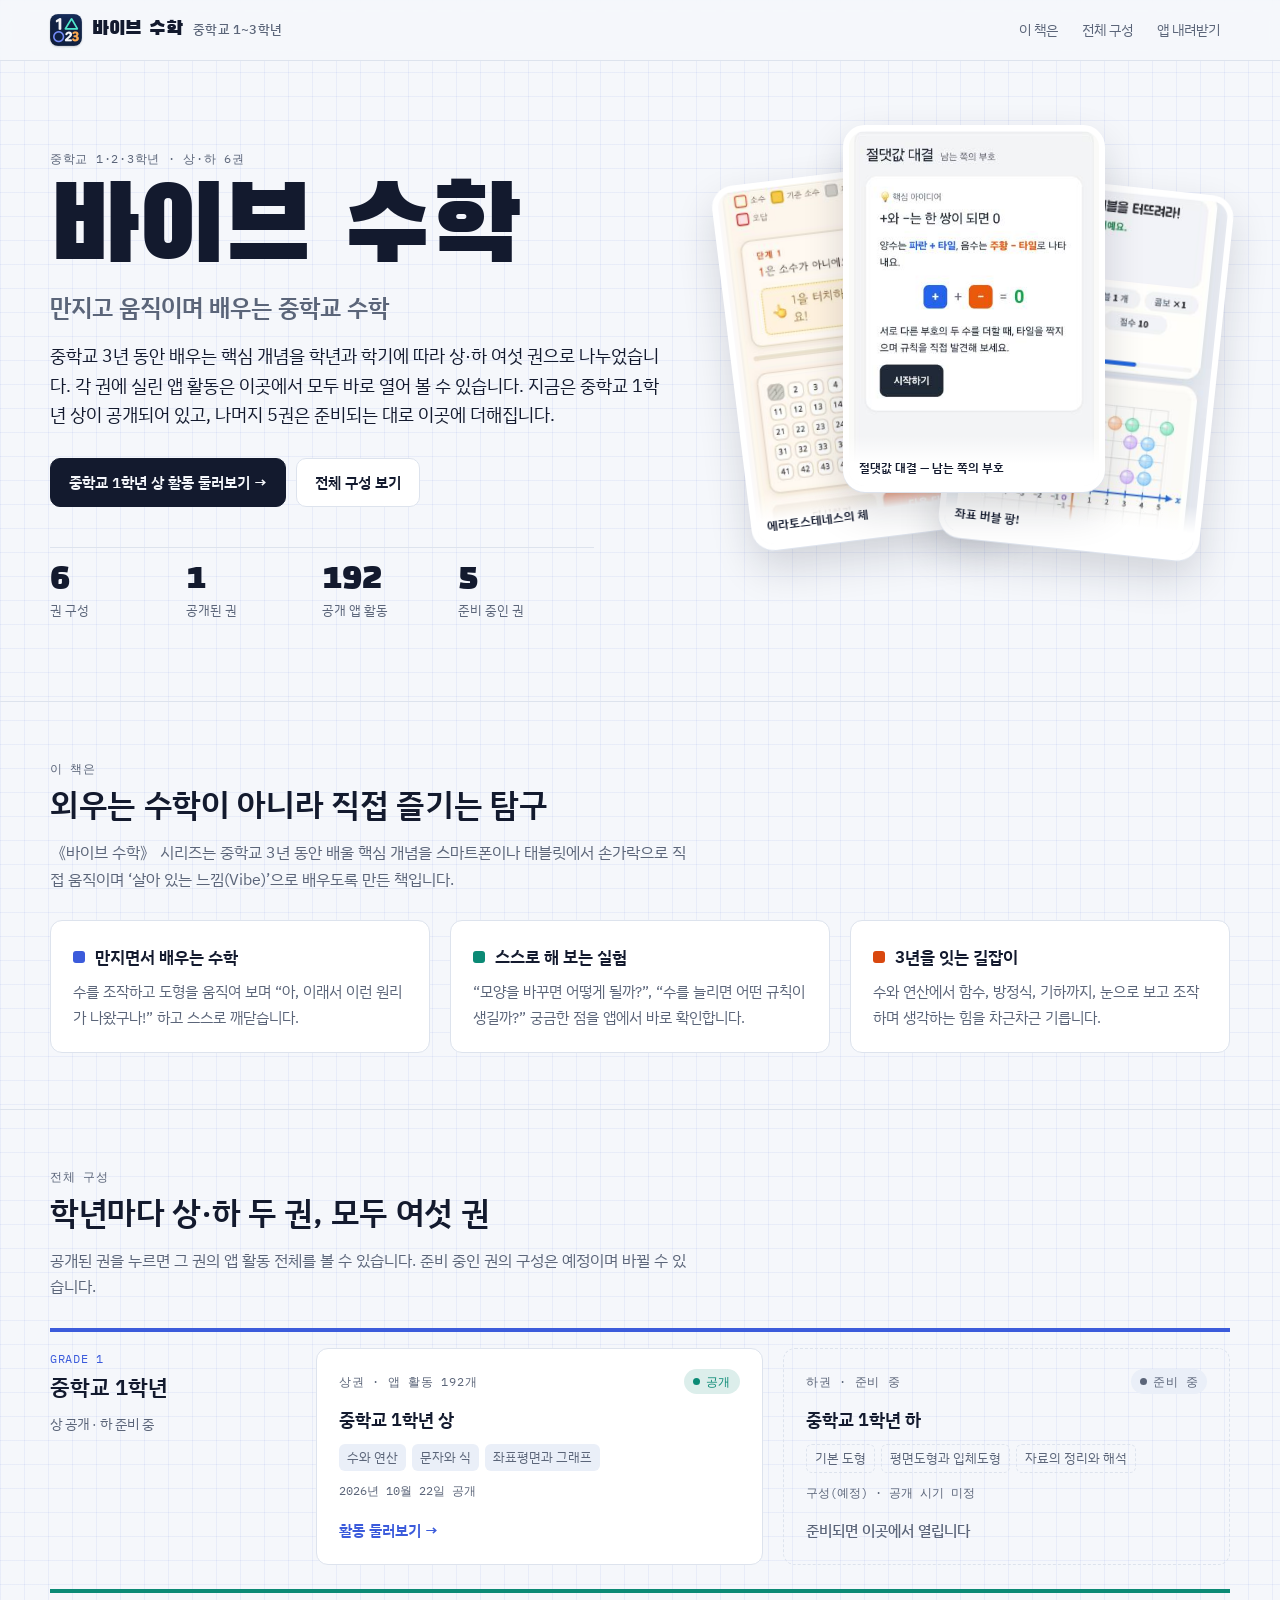
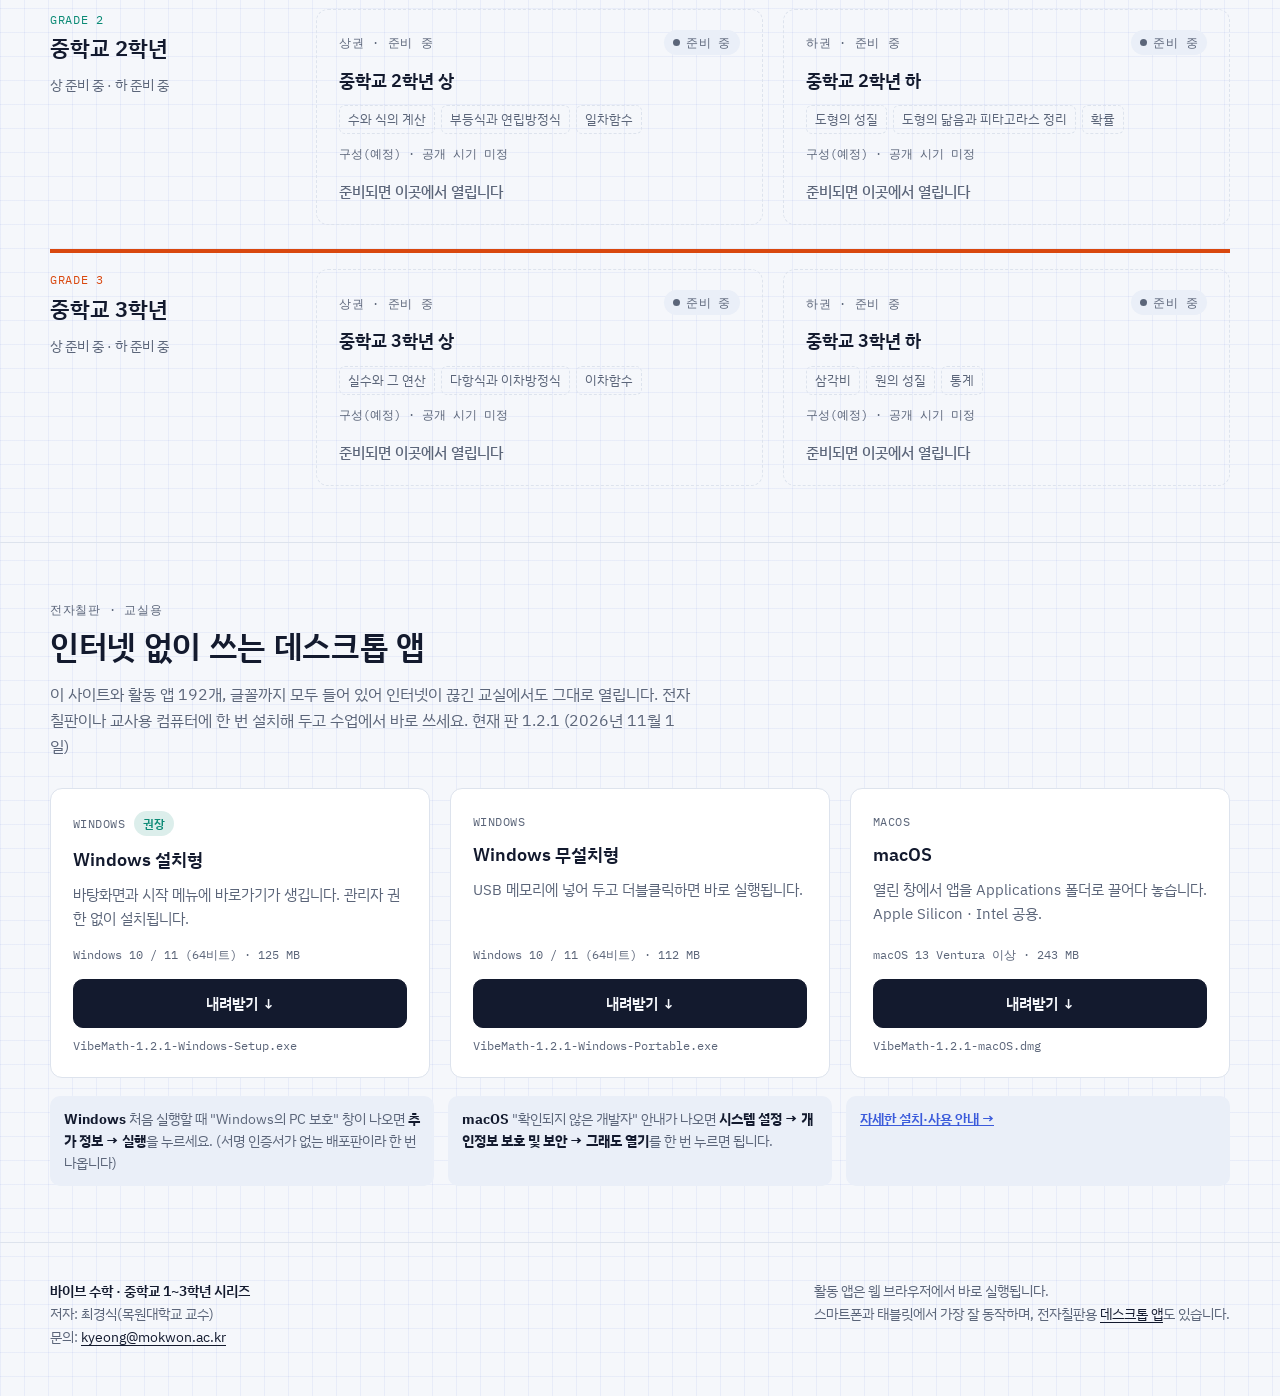
<file: index.html>
<!doctype html>
<html lang="ko">
<head>
<meta charset="utf-8">
<meta name="viewport" content="width=device-width, initial-scale=1, viewport-fit=cover">
<title>바이브 수학 — 중학교 수학 시리즈</title>
<meta name="description" content="《바이브 수학》 중학교 1·2·3학년 상·하 6권에 실린 앱 활동을 권별로 둘러보고 바로 열어 볼 수 있는 공개 사이트입니다.">
<meta name="author" content="최경식(목원대학교 교수)">
<link rel="preconnect" href="https://fonts.googleapis.com">
<link rel="preconnect" href="https://fonts.gstatic.com" crossorigin>
<link rel="stylesheet" href="https://fonts.googleapis.com/css2?family=Black+Han+Sans&family=IBM+Plex+Mono:wght@500&family=IBM+Plex+Sans+KR:wght@400;500;600&display=swap">
<link rel="icon" type="image/png" sizes="64x64" href="assets/favicon.png">
<link rel="apple-touch-icon" sizes="180x180" href="assets/apple-touch-icon.png">
<link rel="stylesheet" href="assets/site.css?v=20261101b">
</head>
<body>
<header class="top">
  <div class="wrap">
    <a class="brand" href="#top"><img class="brand-mark" src="assets/logo.png" alt="" width="32" height="32">바이브 수학<small>중학교 1~3학년</small></a>
    <nav aria-label="바로가기">
      <a href="#about">이 책은</a>
      <a href="#volumes" class="keep">전체 구성</a>
      <a href="#download">앱 내려받기</a>
    </nav>
  </div>
</header>

<main id="top">
  <section class="hero">
    <div class="wrap">
      <div>
        <div class="eyebrow" data-v="eyebrow">중학교 1·2·3학년 · 상·하 6권</div>
        <h1>바이브 수학<span class="grade" data-v="tagline">만지고 움직이며 배우는 중학교 수학</span></h1>
        <p class="lead">중학교 3년 동안 배우는 핵심 개념을 학년과 학기에 따라 상·하 여섯 권으로 나누었습니다. 각 권에 실린 앱 활동은 이곳에서 모두 바로 열어 볼 수 있습니다. <span data-v="status-line"></span></p>
        <div class="cta">
          <a class="btn primary" id="ctaLatest" href="#volumes">활동 둘러보기 →</a>
          <a class="btn" href="#volumes">전체 구성 보기</a>
        </div>
        <a class="again" id="again" hidden></a>
        <div class="stats">
          <div class="stat"><b data-n="vols"></b><span>권 구성</span></div>
          <div class="stat"><b data-n="live"></b><span>공개된 권</span></div>
          <div class="stat"><b data-n="apps"></b><span>공개 앱 활동</span></div>
          <div class="stat"><b data-n="planned"></b><span>준비 중인 권</span></div>
        </div>
      </div>
      <div class="fan" id="fan" aria-hidden="true"></div>
    </div>
  </section>

  <section class="band" id="about">
    <div class="wrap">
      <div class="eyebrow">이 책은</div>
      <h2>외우는 수학이 아니라 직접 즐기는 탐구</h2>
      <p class="intro">《바이브 수학》 시리즈는 중학교 3년 동안 배울 핵심 개념을 스마트폰이나 태블릿에서 손가락으로 직접 움직이며 ‘살아 있는 느낌(Vibe)’으로 배우도록 만든 책입니다.</p>
      <div class="ways">
        <div class="way"><h3><i style="background:var(--p1)"></i>만지면서 배우는 수학</h3><p>수를 조작하고 도형을 움직여 보며 “아, 이래서 이런 원리가 나왔구나!” 하고 스스로 깨닫습니다.</p></div>
        <div class="way"><h3><i style="background:var(--p2)"></i>스스로 해 보는 실험</h3><p>“모양을 바꾸면 어떻게 될까?”, “수를 늘리면 어떤 규칙이 생길까?” 궁금한 점을 앱에서 바로 확인합니다.</p></div>
        <div class="way"><h3><i style="background:var(--p3)"></i>3년을 잇는 길잡이</h3><p>수와 연산에서 함수, 방정식, 기하까지, 눈으로 보고 조작하며 생각하는 힘을 차근차근 기릅니다.</p></div>
      </div>
    </div>
  </section>

  <section class="band" id="volumes">
    <div class="wrap">
      <div class="eyebrow">전체 구성</div>
      <h2>학년마다 상·하 두 권, 모두 여섯 권</h2>
      <p class="intro">공개된 권을 누르면 그 권의 앱 활동 전체를 볼 수 있습니다. 준비 중인 권의 구성은 예정이며 바뀔 수 있습니다.</p>
      <div class="vols" id="vols"></div>
    </div>
  </section>

  <section class="band" id="download">
    <div class="wrap">
      <div class="eyebrow">전자칠판 · 교실용</div>
      <h2>인터넷 없이 쓰는 데스크톱 앱</h2>
      <p class="intro">이 사이트와 활동 앱 192개, 글꼴까지 모두 들어 있어 인터넷이 끊긴 교실에서도 그대로 열립니다. 전자칠판이나 교사용 컴퓨터에 한 번 설치해 두고 수업에서 바로 쓰세요. <span data-v="dl-version"></span></p>
      <div class="dl" id="dl"></div>
      <div class="dl-notes">
        <div class="dl-note"><b>Windows</b> 처음 실행할 때 "Windows의 PC 보호" 창이 나오면 <b>추가 정보 → 실행</b>을 누르세요. (서명 인증서가 없는 배포판이라 한 번 나옵니다)</div>
        <div class="dl-note"><b>macOS</b> "확인되지 않은 개발자" 안내가 나오면 <b>시스템 설정 → 개인정보 보호 및 보안 → 그래도 열기</b>를 한 번 누르면 됩니다.</div>
        <div class="dl-note"><a id="dlGuide" href="desktop/guide.html">자세한 설치·사용 안내 →</a></div>
      </div>
    </div>
  </section>
</main>

<footer>
  <div class="wrap">
    <div><b>바이브 수학 · 중학교 1~3학년 시리즈</b><br><span data-v="foot-author">저자: 최경식(목원대학교 교수)</span><br>문의: <a data-v="email" href="mailto:kyeong@mokwon.ac.kr">kyeong@mokwon.ac.kr</a></div>
    <div>활동 앱은 웹 브라우저에서 바로 실행됩니다.<br>스마트폰과 태블릿에서 가장 잘 동작하며, 전자칠판용 <a href="#download">데스크톱 앱</a>도 있습니다.</div>
  </div>
</footer>

<script src="assets/series.js?v=20261101"></script>
<script>
(() => {
  const SITE = window.VM_SITE || {};
  const VOLS = window.VM_VOLUMES || [];
  const U = window.VM_UTIL;
  const el = (tag, props = {}, ...kids) => {
    const n = Object.assign(document.createElement(tag), props);
    kids.forEach((k) => k != null && n.append(k));
    return n;
  };
  const fill = (key, text) => document.querySelectorAll(`[data-v="${key}"]`).forEach((n) => { n.textContent = text; });

  const live = VOLS.filter((v) => v.status === 'live');
  const latest = live[live.length - 1];

  // 제목·저자·연락처
  fill('tagline', SITE.tagline);
  fill('eyebrow', `중학교 1·2·3학년 · 상·하 ${VOLS.length}권`);
  fill('foot-author', `저자: ${SITE.author}`);
  document.querySelectorAll('[data-v="email"]').forEach((a) => { a.textContent = SITE.email; a.href = `mailto:${SITE.email}`; });

  // 머리 숫자와 공개 상황 한 줄
  const nums = { vols: VOLS.length, live: live.length, apps: live.reduce((n, v) => n + (v.apps || 0), 0), planned: VOLS.length - live.length };
  document.querySelectorAll('[data-n]').forEach((n) => { n.textContent = nums[n.dataset.n]; });
  fill('status-line', live.length
    ? `지금은 ${live.map((v) => U.label(v)).join(', ')}이 공개되어 있고, 나머지 ${nums.planned}권은 준비되는 대로 이곳에 더해집니다.`
    : '각 권은 준비되는 대로 이곳에 더해집니다.');

  // 큰 버튼은 가장 최근에 공개된 권으로
  const cta = document.getElementById('ctaLatest');
  if (latest) { cta.href = `${latest.id}/index.html`; cta.textContent = `${U.label(latest)} 활동 둘러보기 →`; }

  // 이 브라우저가 기억하는 '최근에 연 활동'(권별 vm:recent:*)이 있으면 가장 최근 것으로 이어서 보기 링크
  const again = document.getElementById('again');
  try {
    const remembered = live
      .map((v) => { const list = JSON.parse(localStorage.getItem(`vm:recent:${v.id}`)) || []; const old = JSON.parse(localStorage.getItem(`vm:last:${v.id}`)); return { v, r: list[0] || old, n: list.length || (old ? 1 : 0) }; })
      .filter((x) => x.r && x.r.id)
      .sort((a, b) => (b.r.t || 0) - (a.r.t || 0))[0];
    if (remembered && again) {
      again.href = `${remembered.v.id}/index.html`;
      const more = remembered.n > 1 ? ` 외 ${remembered.n - 1}개` : '';
      again.replaceChildren('↩ 이어서 보기: ', el('b', { textContent: `${U.short(remembered.v)} · 그림 ${remembered.r.id} ${remembered.r.name || ''}`.trim() + more }));
      again.hidden = false;
    }
  } catch (e) { /* localStorage 를 쓸 수 없는 환경이면 조용히 건너뜀 */ }

  // 상단 펼침 화면: 가장 최근 공개 권의 앱 3개
  const fan = document.getElementById('fan');
  if (latest && latest.fan) {
    latest.fan.forEach((f) => {
      fan.append(el('figure', {}, el('img', { src: `${latest.id}/img/${f.id.replace('.', '-')}.jpg`, alt: '' }), el('figcaption', { textContent: f.name })));
    });
  }

  // 학년별 행 × (상·하) 카드
  const vols = document.getElementById('vols');
  const grades = [...new Set(VOLS.map((v) => v.grade))];
  grades.forEach((g, gi) => {
    const list = VOLS.filter((v) => v.grade === g);
    const row = el('div', { className: 'yr' });
    row.style.setProperty('--pc', `var(--p${(gi % 4) + 1})`);
    const summary = list.map((v) => `${v.vol} ${v.status === 'live' ? '공개' : '준비 중'}`).join(' · ');
    row.append(el('div', { className: 'gh' }, el('div', { className: 'eyebrow', textContent: `Grade ${g}` }), el('h3', { textContent: `중학교 ${g}학년` }), el('p', { textContent: summary })));
    list.forEach((v) => {
      const isLive = v.status === 'live';
      const kids = [
        el('div', { className: 'head' },
          el('span', { className: 'eyebrow', textContent: isLive ? `${v.vol}권 · 앱 활동 ${v.apps}개` : `${v.vol}권 · 준비 중` }),
          el('span', { className: 'status' + (isLive ? ' live' : '') }, el('i'), isLive ? '공개' : '준비 중')),
        el('h3', { textContent: U.label(v) }),
        el('div', { className: 'parts-list' }, ...(v.parts || []).map((p) => el('span', { textContent: p }))),
        el('div', { className: 'meta', textContent: isLive ? `${U.date(v.published)} 공개` : '구성(예정) · 공개 시기 미정' }),
        el('div', { className: 'go', textContent: isLive ? '활동 둘러보기 →' : '준비되면 이곳에서 열립니다' }),
      ];
      const card = isLive
        ? el('a', { className: 'vol live', href: `${v.id}/index.html` }, ...kids)
        : el('div', { className: 'vol planned', ariaDisabled: 'true' }, ...kids);
      row.append(card);
    });
    vols.append(row);
  });

  // 데스크톱 앱 내려받기 (series.js 의 VM_DESKTOP)
  const D = window.VM_DESKTOP;
  const dl = document.getElementById('dl');
  if (dl && !D) {
    dl.append(el('p', { className: 'empty', textContent: '내려받기 목록을 불러오지 못했습니다. assets/series.js 가 최신 파일인지 확인해 주세요.' }));
  }
  if (D && dl) {
    const ready = D.base && !/OWNER\/REPO/.test(D.base);
    fill('dl-version', `현재 판 ${D.version} (${U.date(D.date)})`);
    const ua = (navigator.userAgentData && navigator.userAgentData.platform) || navigator.platform || '';
    const mine = /win/i.test(ua) ? 'windows' : /mac/i.test(ua) ? 'mac' : '';
    D.files.forEach((f) => {
      const box = el('div', { className: 'dl-card' + (f.os === mine ? ' mine' : '') });
      box.dataset.os = f.os;
      box.append(
        el('div', { className: 'head' },
          el('span', { className: 'os', textContent: f.os === 'mac' ? 'macOS' : 'Windows' }),
          f.recommended ? el('span', { className: 'rec', textContent: '권장' }) : null,
          f.os === mine ? el('span', { className: 'mine-tag', textContent: '이 컴퓨터용' }) : null),
        el('h3', { textContent: f.name }),
        el('p', { textContent: f.note }),
        el('div', { className: 'meta', textContent: `${f.req} · ${f.size}` }),
        ready
          ? el('a', { className: 'btn primary', href: D.base + f.file, textContent: '내려받기 ↓', title: f.file })
          : el('span', { className: 'btn soon', textContent: '준비 중' }),
        el('div', { className: 'file', textContent: f.file }));
      dl.append(box);
    });
    const g = document.getElementById('dlGuide');
    if (g && D.guide) g.href = D.guide;
  }
})();
</script>
</body>
</html>
</file>
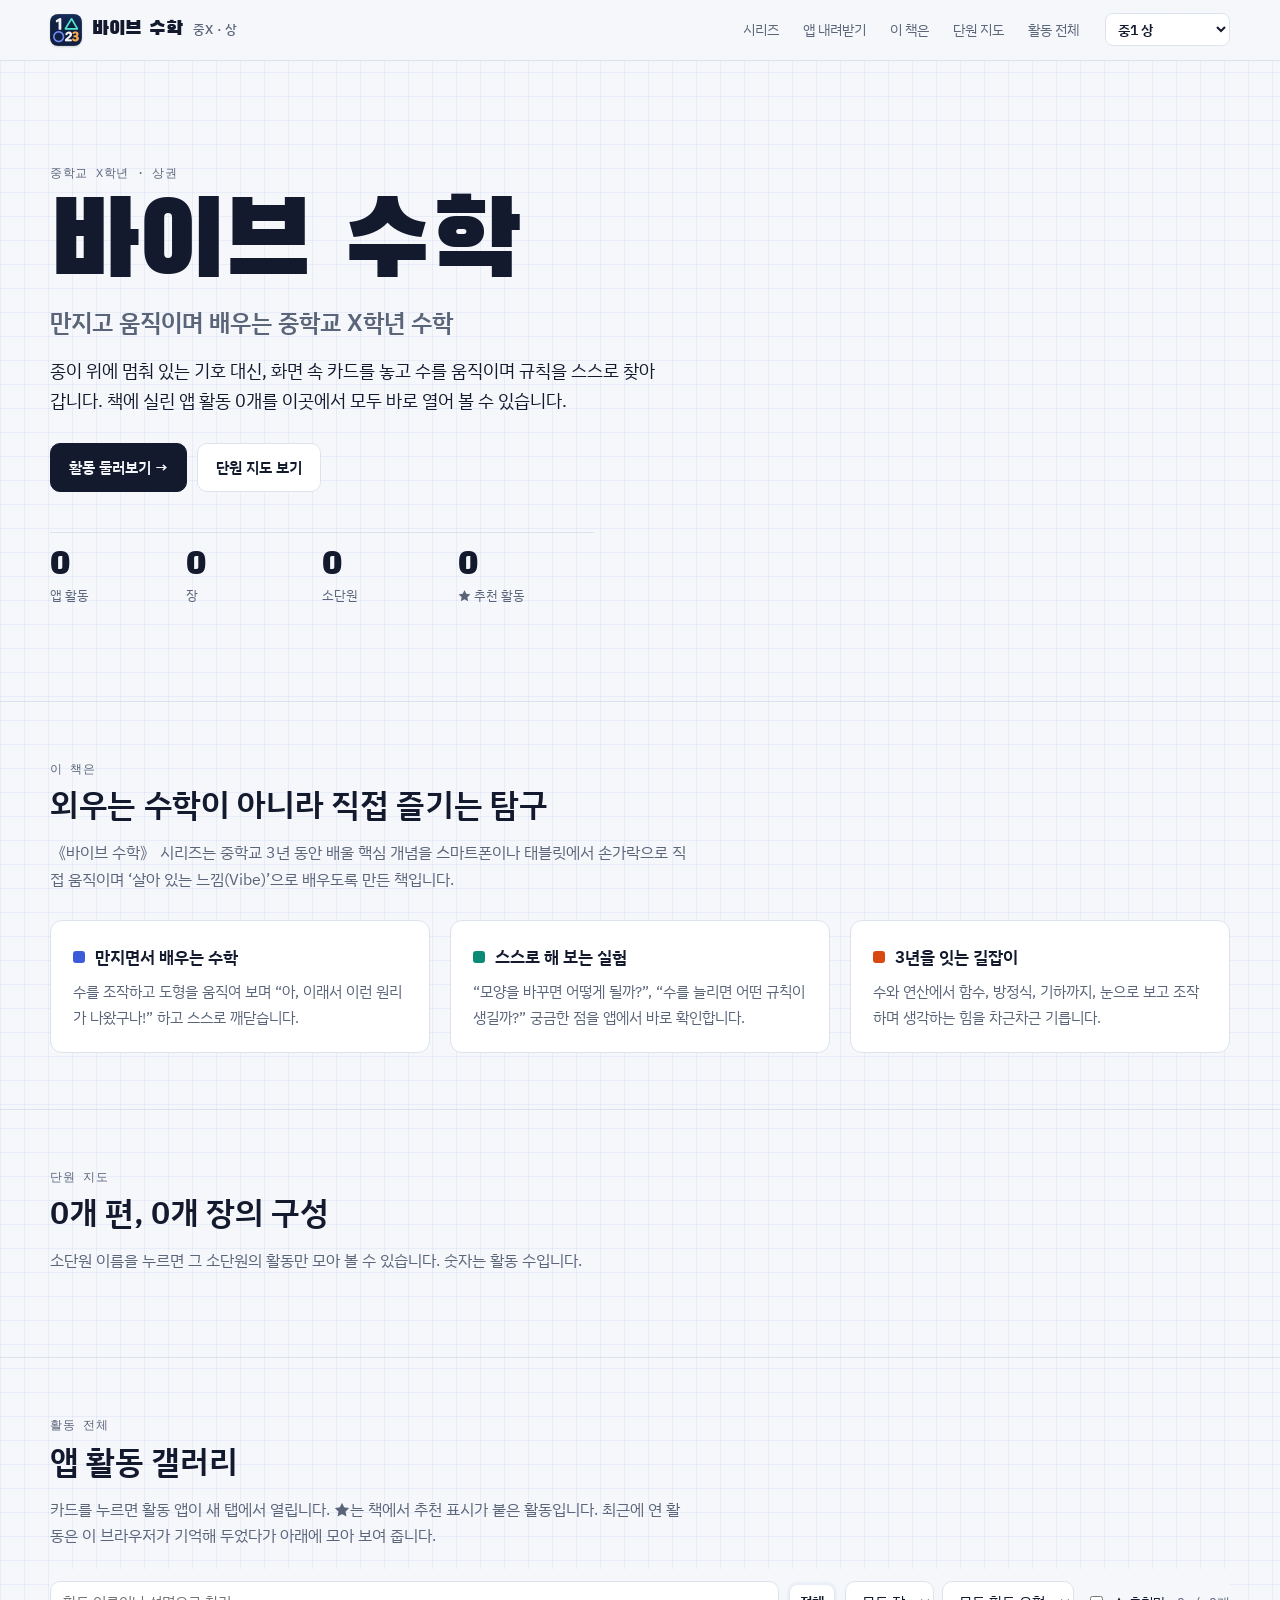
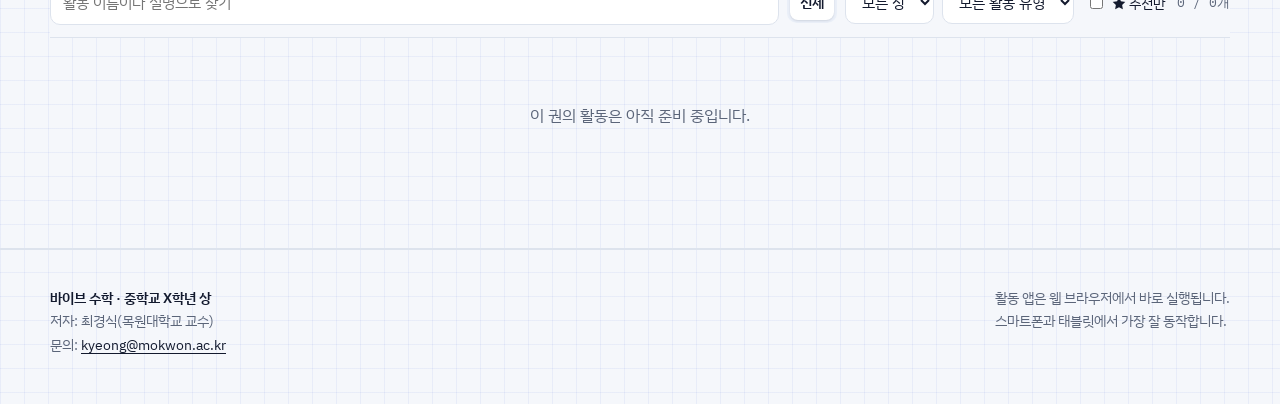
<file: _template/index.html>
<!doctype html>
<html lang="ko" data-volume="gX-Y">
<head>
<meta charset="utf-8">
<meta name="viewport" content="width=device-width, initial-scale=1, viewport-fit=cover">
<title>바이브 수학 중학교 X학년 상·하</title>
<meta name="description" content="《바이브 수학》 중학교 X학년 상·하권의 앱 활동을 단원별로 둘러보고 바로 열어 볼 수 있는 공개 사이트입니다.">
<meta name="author" content="최경식(목원대학교 교수)">
<!--
  ┌─ 새 권 만들기 ───────────────────────────────────────────────
  │ 1) 위 <html data-volume="gX-Y"> 를 이 권의 폴더 이름으로 (예: g1-2)
  │ 2) <title> 과 <meta name="description"> 내용을 이 권에 맞게
  │ 3) 맨 아래 <script id="vm-data"> 의 [ ] 안에 앱 활동 데이터 넣기
  │ 4) assets/series.js 에서 이 권의 status 를 'live' 로, apps·published·fan 채우기
  │ 그 밖의 제목·저자·편 버튼·단원 지도는 자동으로 채워집니다. (자세한 설명: ../README.md)
  └──────────────────────────────────────────────────────────────
-->
<link rel="preconnect" href="https://fonts.googleapis.com">
<link rel="preconnect" href="https://fonts.gstatic.com" crossorigin>
<link rel="stylesheet" href="https://fonts.googleapis.com/css2?family=Black+Han+Sans&family=IBM+Plex+Mono:wght@500&family=IBM+Plex+Sans+KR:wght@400;500;600&display=swap">
<link rel="icon" type="image/png" sizes="64x64" href="../assets/favicon.png">
<link rel="apple-touch-icon" sizes="180x180" href="../assets/apple-touch-icon.png">
<link rel="stylesheet" href="../assets/site.css?v=20261101b">
</head>
<body>
<header class="top">
  <div class="wrap">
    <a class="brand" href="../index.html" title="시리즈 전체 보기"><img class="brand-mark" src="../assets/logo.png" alt="" width="32" height="32">바이브 수학<small data-v="short">중X · 상</small></a>
    <nav aria-label="바로가기">
      <a href="../index.html">시리즈</a>
      <a href="../index.html#download">앱 내려받기</a>
      <a href="#about">이 책은</a>
      <a href="#units">단원 지도</a>
      <a href="#activities" class="keep">활동 전체</a>
    </nav>
    <select id="volSwitch" class="vol" aria-label="다른 권으로 이동"></select>
  </div>
</header>

<main id="top">
  <section class="hero">
    <div class="wrap">
      <div>
        <div class="eyebrow" data-v="eyebrow">중학교 X학년 · 상권</div>
        <h1>바이브 수학<span class="grade" data-v="grade">만지고 움직이며 배우는 중학교 X학년 수학</span></h1>
        <p class="lead">종이 위에 멈춰 있는 기호 대신, 화면 속 카드를 놓고 수를 움직이며 규칙을 스스로 찾아갑니다. 책에 실린 앱 활동 <span data-n="total"></span>개를 이곳에서 모두 바로 열어 볼 수 있습니다.</p>
        <div class="cta">
          <a class="btn primary" href="#activities">활동 둘러보기 →</a>
          <a class="btn" href="#units">단원 지도 보기</a>
        </div>
        <div class="stats">
          <div class="stat"><b data-n="total"></b><span>앱 활동</span></div>
          <div class="stat"><b data-n="chapters"></b><span>장</span></div>
          <div class="stat"><b data-n="sections"></b><span>소단원</span></div>
          <div class="stat"><b data-n="star"></b><span>★ 추천 활동</span></div>
        </div>
      </div>
      <div class="fan" id="fan" aria-hidden="true"></div>
    </div>
  </section>

  <section class="band" id="about">
    <div class="wrap">
      <div class="eyebrow">이 책은</div>
      <h2>외우는 수학이 아니라 직접 즐기는 탐구</h2>
      <p class="intro">《바이브 수학》 시리즈는 중학교 3년 동안 배울 핵심 개념을 스마트폰이나 태블릿에서 손가락으로 직접 움직이며 ‘살아 있는 느낌(Vibe)’으로 배우도록 만든 책입니다.</p>
      <div class="ways">
        <div class="way"><h3><i style="background:var(--p1)"></i>만지면서 배우는 수학</h3><p>수를 조작하고 도형을 움직여 보며 “아, 이래서 이런 원리가 나왔구나!” 하고 스스로 깨닫습니다.</p></div>
        <div class="way"><h3><i style="background:var(--p2)"></i>스스로 해 보는 실험</h3><p>“모양을 바꾸면 어떻게 될까?”, “수를 늘리면 어떤 규칙이 생길까?” 궁금한 점을 앱에서 바로 확인합니다.</p></div>
        <div class="way"><h3><i style="background:var(--p3)"></i>3년을 잇는 길잡이</h3><p>수와 연산에서 함수, 방정식, 기하까지, 눈으로 보고 조작하며 생각하는 힘을 차근차근 기릅니다.</p></div>
      </div>
    </div>
  </section>

  <section class="band" id="units">
    <div class="wrap">
      <div class="eyebrow">단원 지도</div>
      <h2 data-v="parts-summary">편과 장의 구성</h2>
      <p class="intro">소단원 이름을 누르면 그 소단원의 활동만 모아 볼 수 있습니다. 숫자는 활동 수입니다.</p>
      <div class="parts" id="parts"></div>
    </div>
  </section>

  <section class="band" id="activities">
    <div class="wrap">
      <div class="eyebrow">활동 전체</div>
      <h2>앱 활동 갤러리</h2>
      <p class="intro">카드를 누르면 활동 앱이 새 탭에서 열립니다. ★는 책에서 추천 표시가 붙은 활동입니다. 최근에 연 활동은 이 브라우저가 기억해 두었다가 아래에 모아 보여 줍니다.</p>
      <div class="recent" id="recent" hidden></div>
      <div class="filters">
        <input type="search" id="q" placeholder="활동 이름이나 설명으로 찾기" aria-label="활동 찾기">
        <div class="seg" id="partSeg" role="group" aria-label="편"></div>
        <select id="chap" aria-label="장"></select>
        <select id="typeSel" aria-label="활동 유형"></select>
        <label class="toggle"><input type="checkbox" id="starOnly"> ★ 추천만</label>
        <button type="button" class="clear" id="clear" hidden>필터 지우기</button>
        <span class="count" id="count"></span>
      </div>
      <div id="gallery"></div>
    </div>
  </section>
</main>

<nav class="vol-nav" id="volNav" aria-label="다른 권"></nav>

<footer>
  <div class="wrap">
    <div><b data-v="foot-title">바이브 수학 · 중학교 X학년 상</b><br><span data-v="foot-author">저자: 최경식(목원대학교 교수)</span><br>문의: <a data-v="email" href="mailto:kyeong@mokwon.ac.kr">kyeong@mokwon.ac.kr</a></div>
    <div>활동 앱은 웹 브라우저에서 바로 실행됩니다.<br>스마트폰과 태블릿에서 가장 잘 동작합니다.</div>
  </div>
</footer>

<script id="vm-data" type="application/json">[

]</script>
<script src="../assets/series.js?v=20261101c"></script>
<script src="../assets/qrcode.min.js?v=20261101"></script>
<script src="../assets/volume.js?v=20261101b"></script>
</body>
</html>
</file>
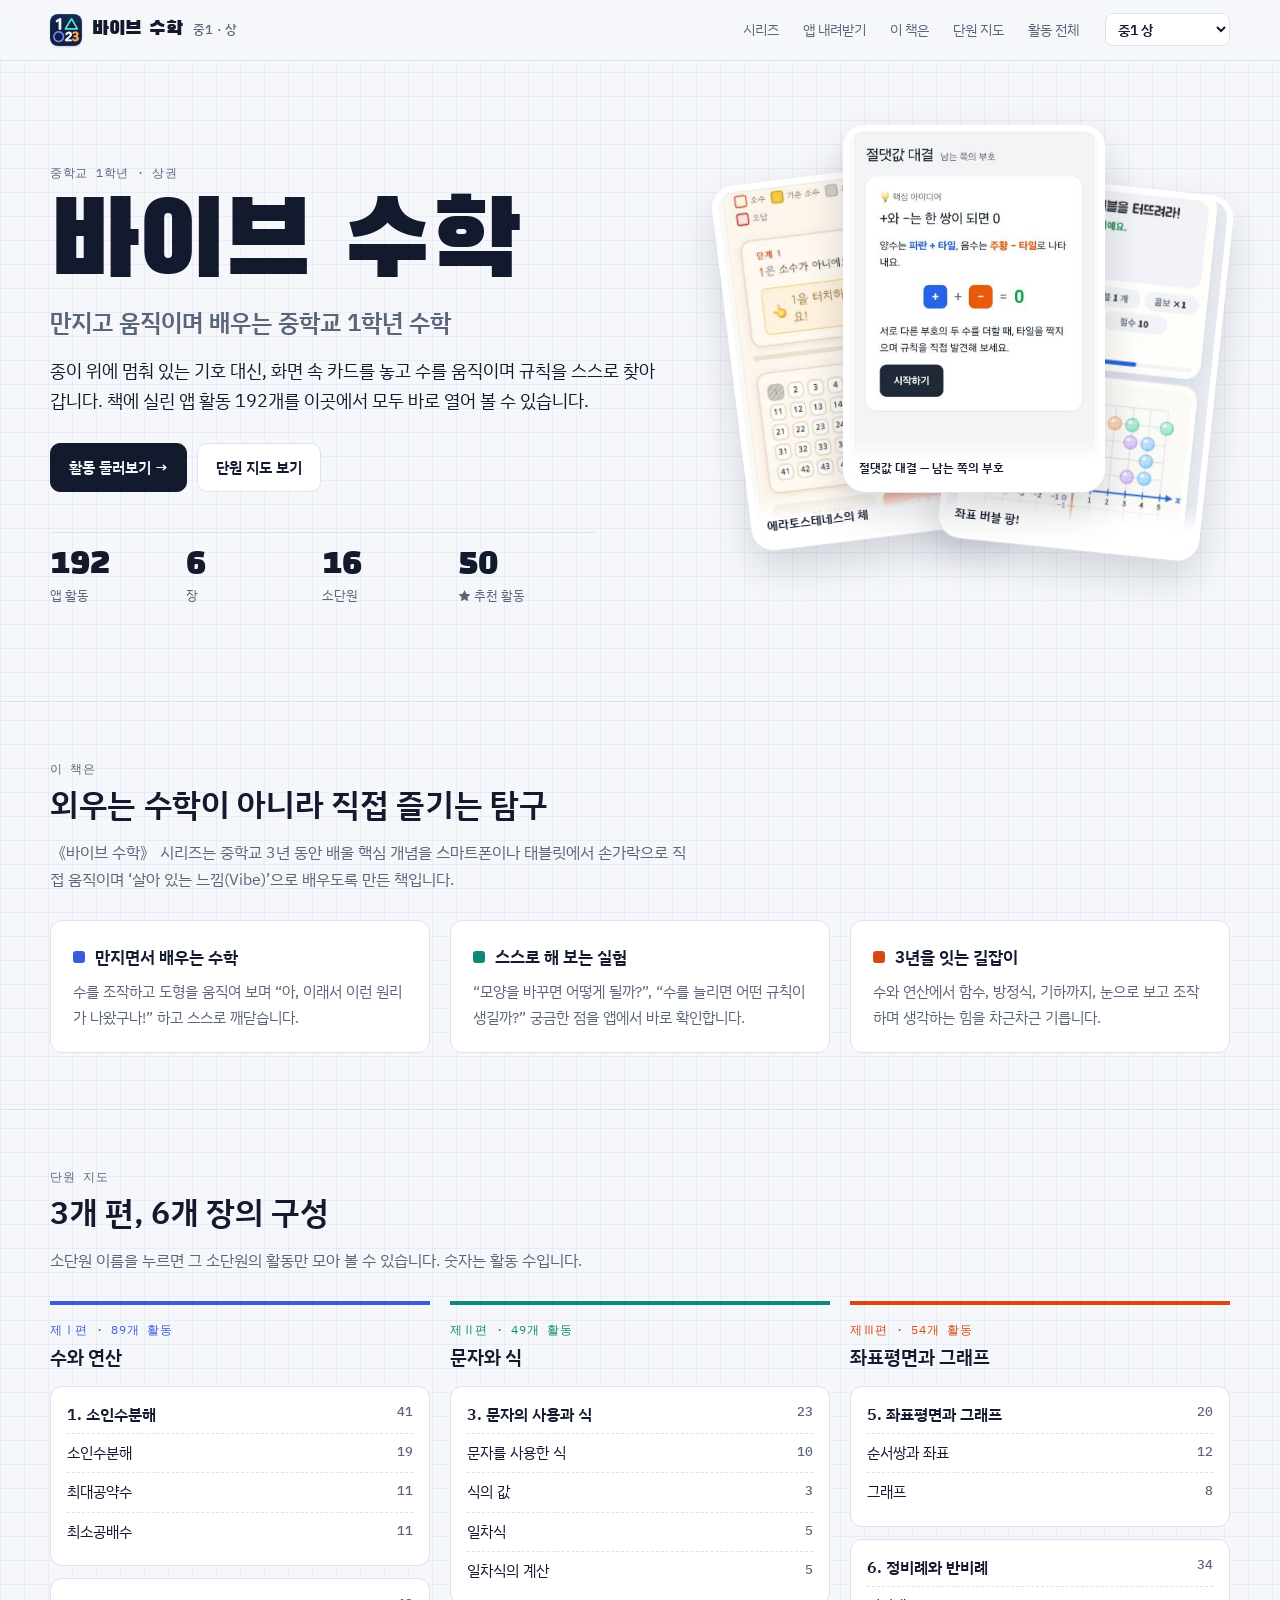
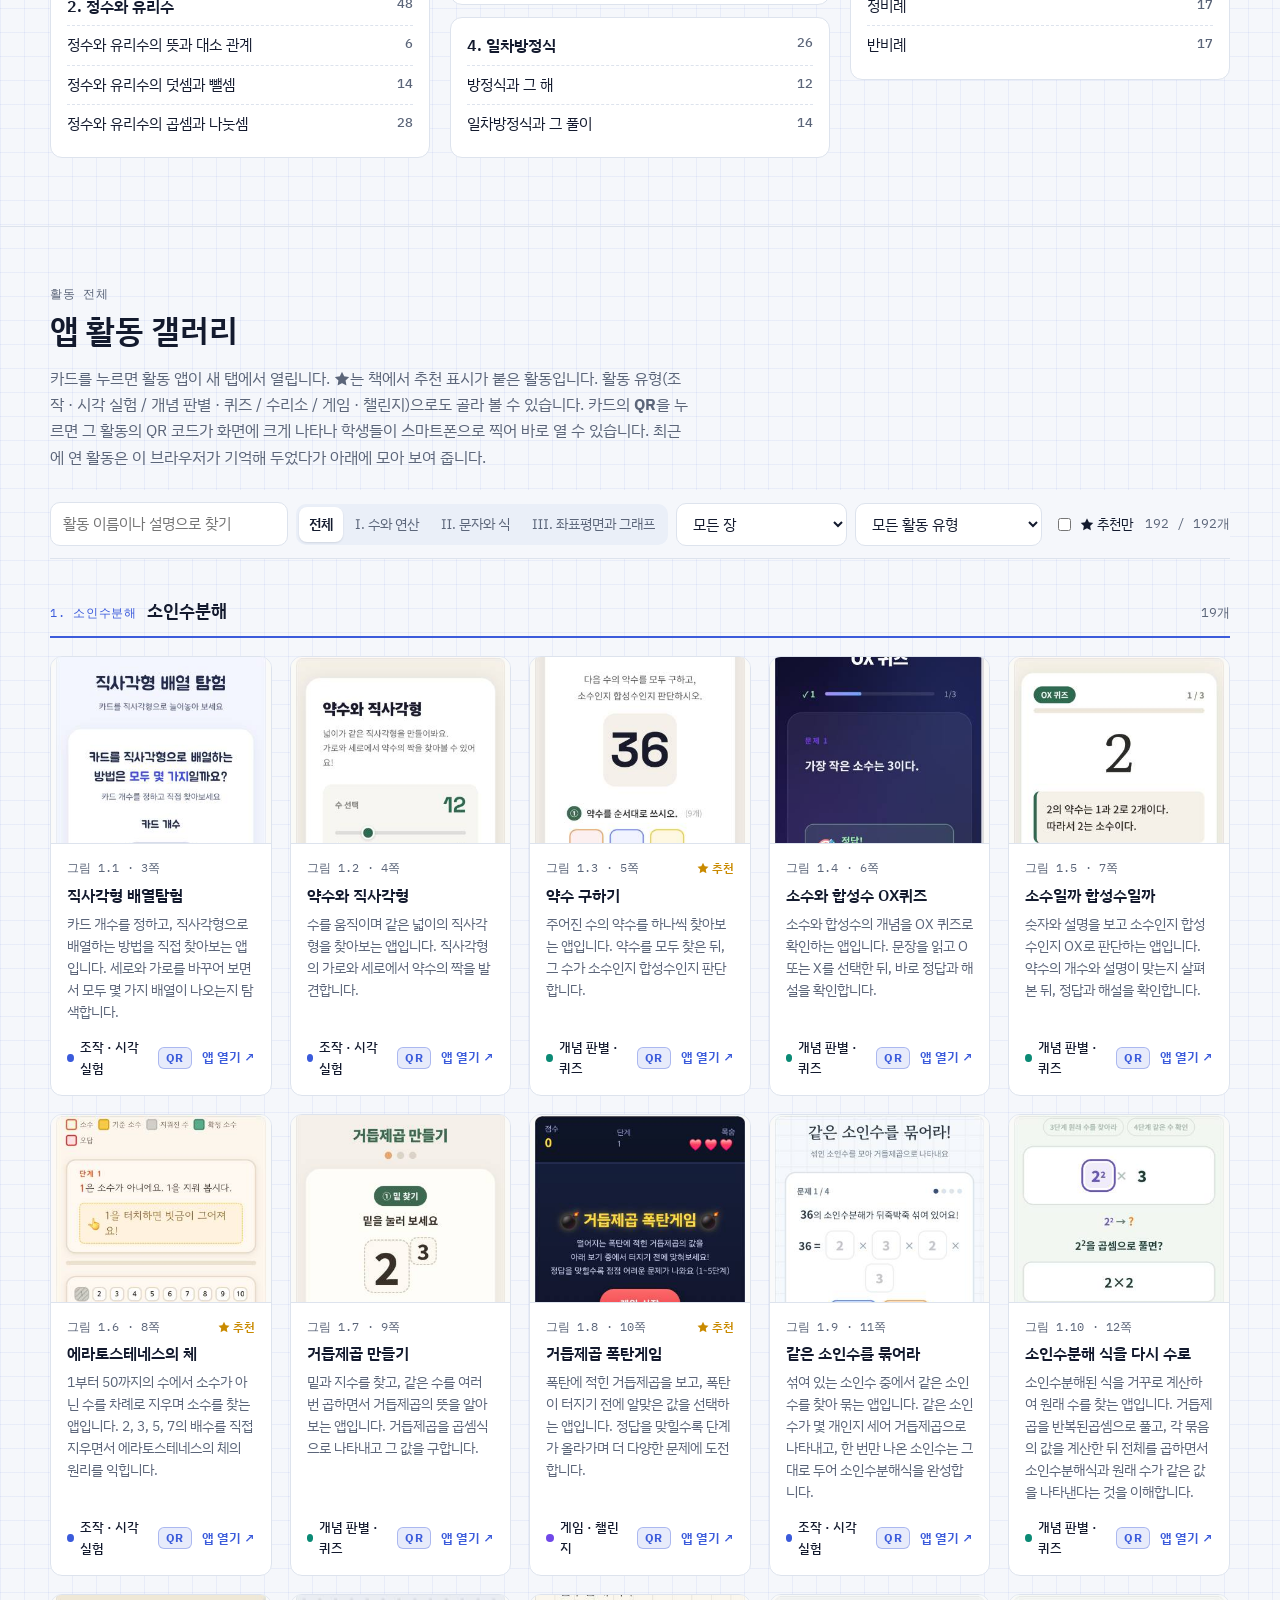
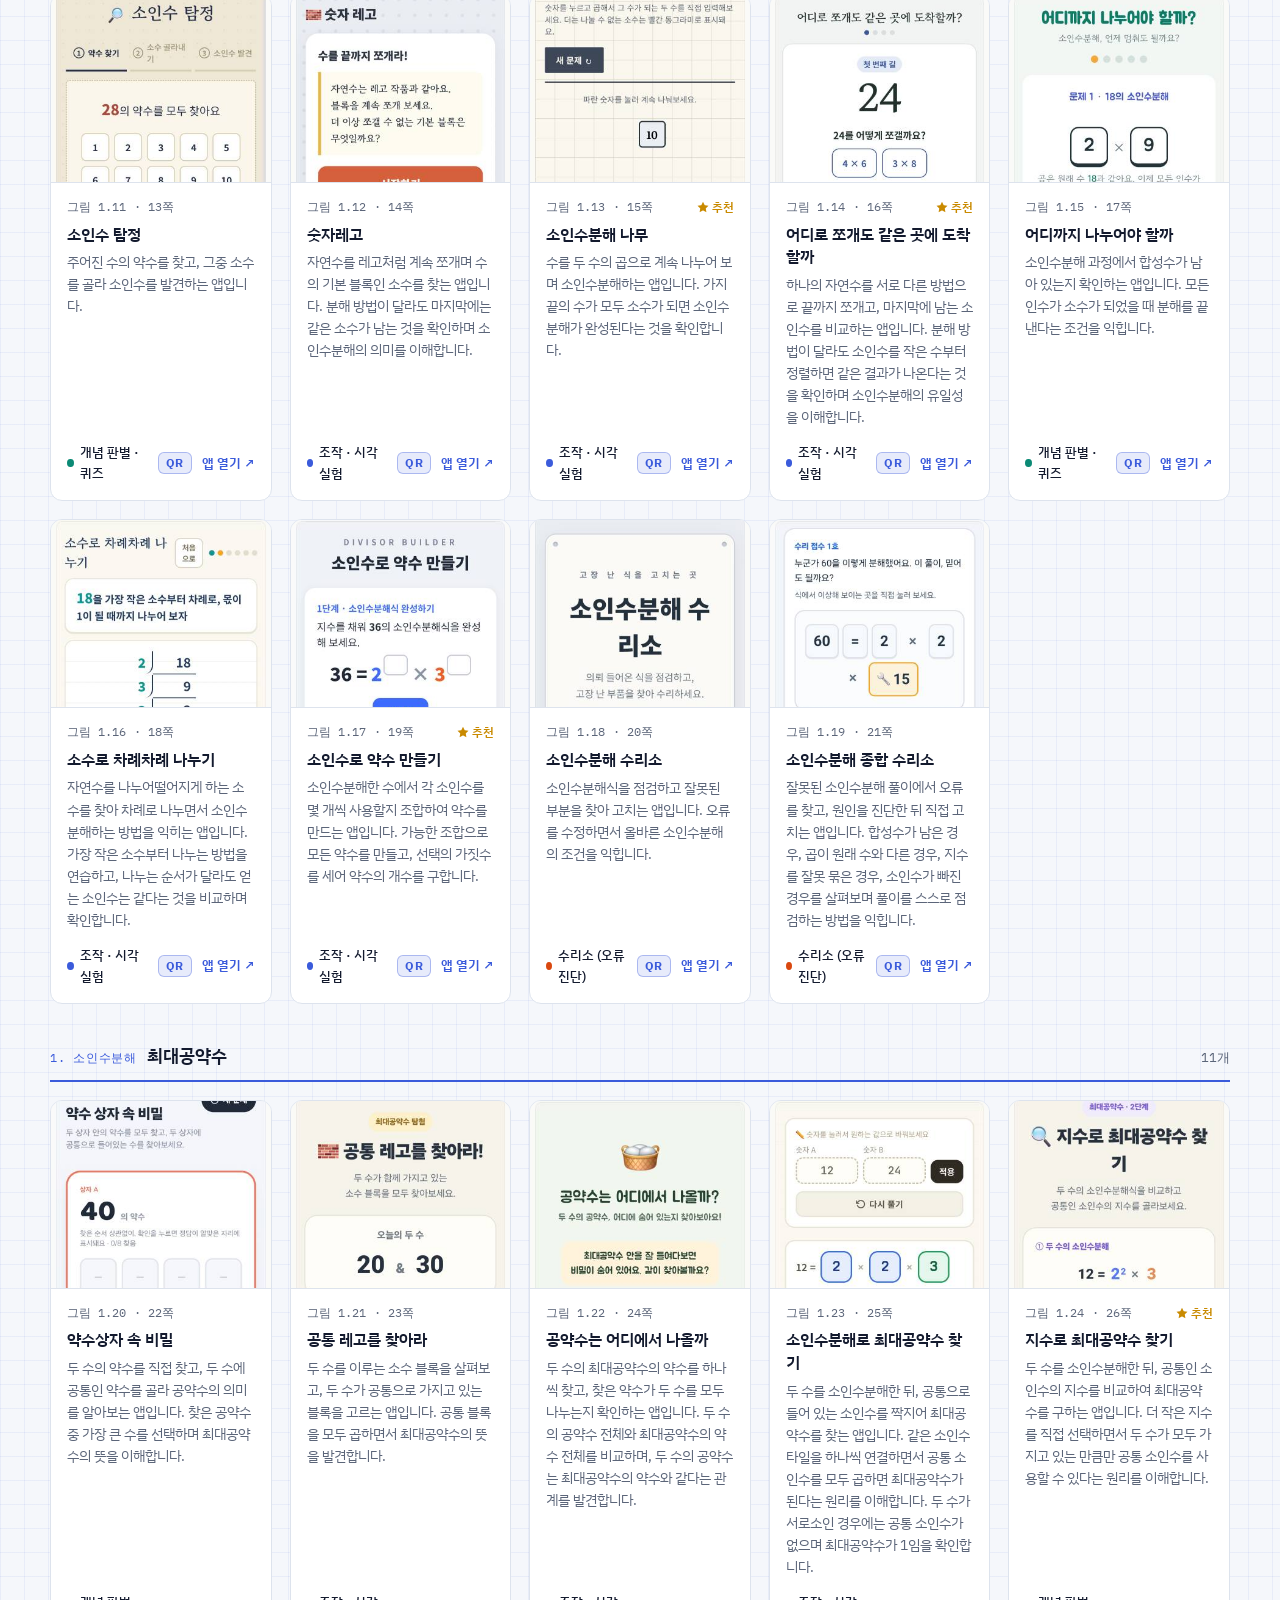
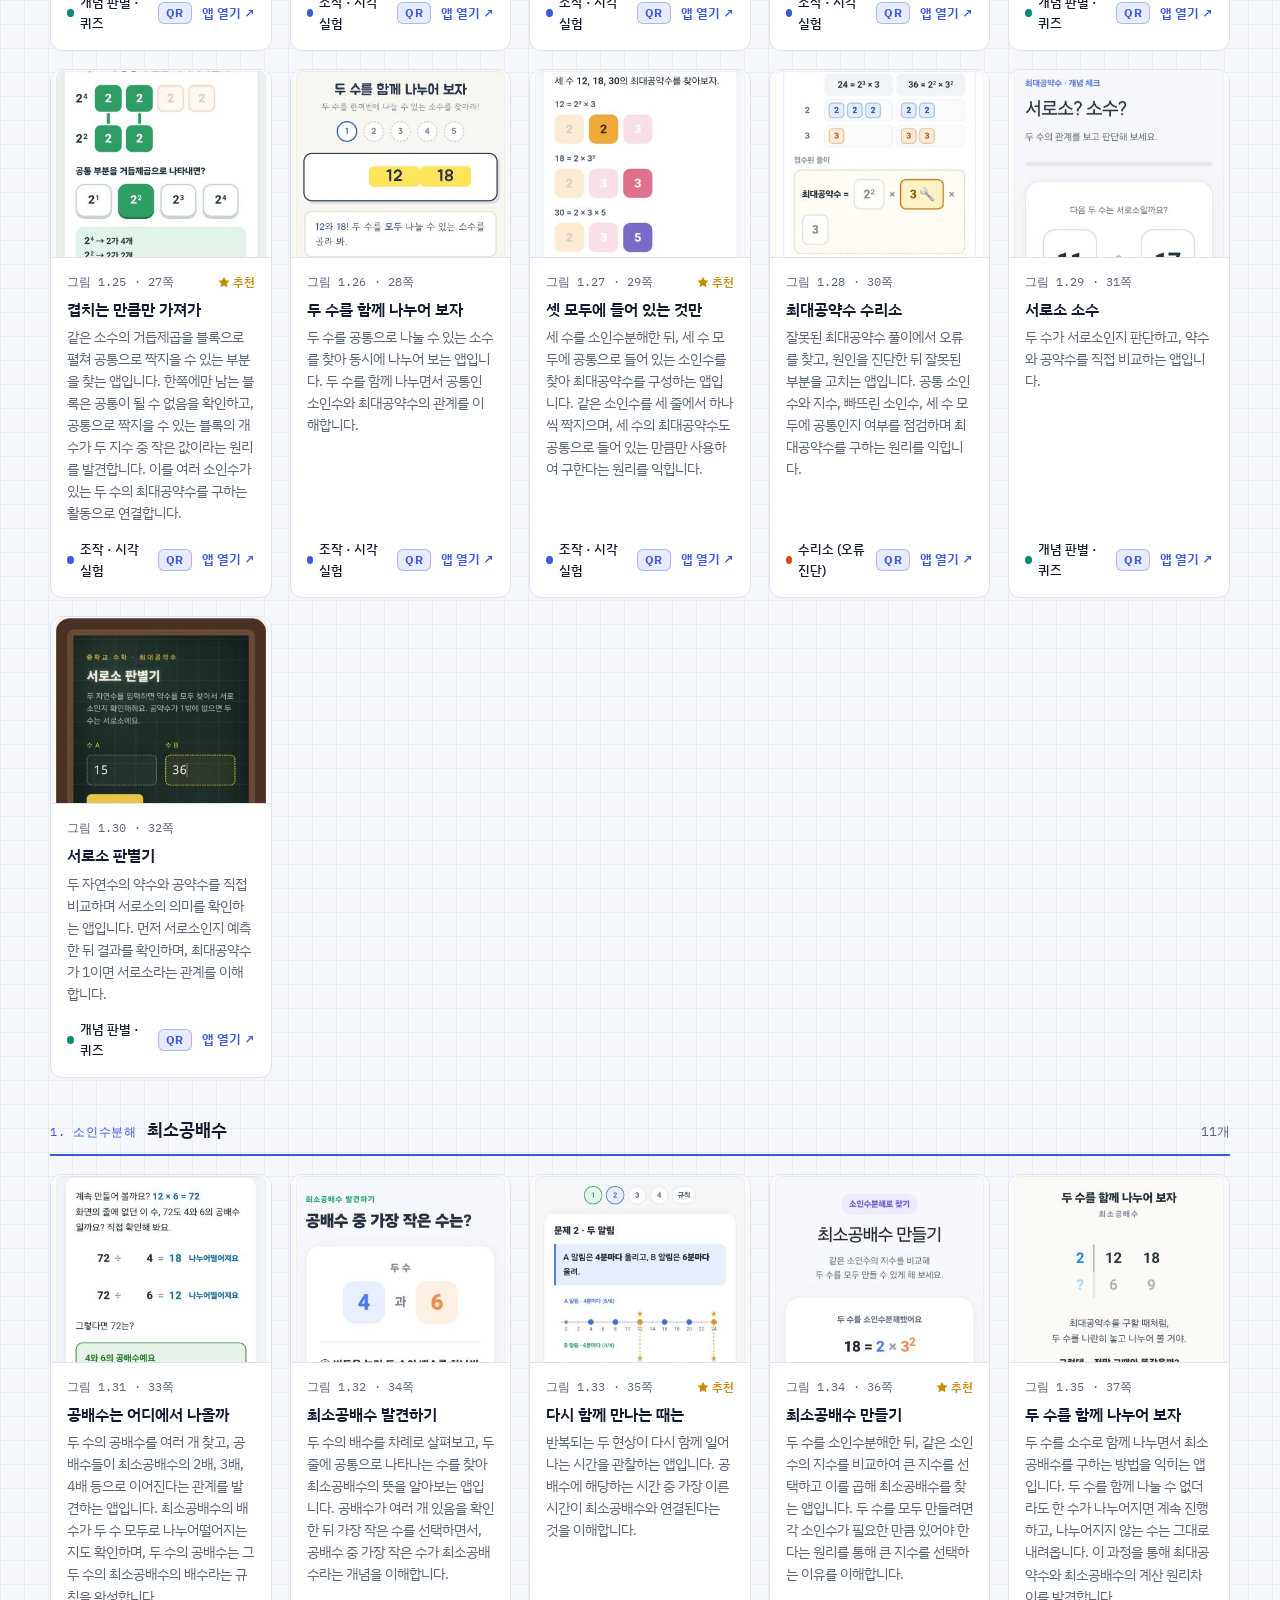
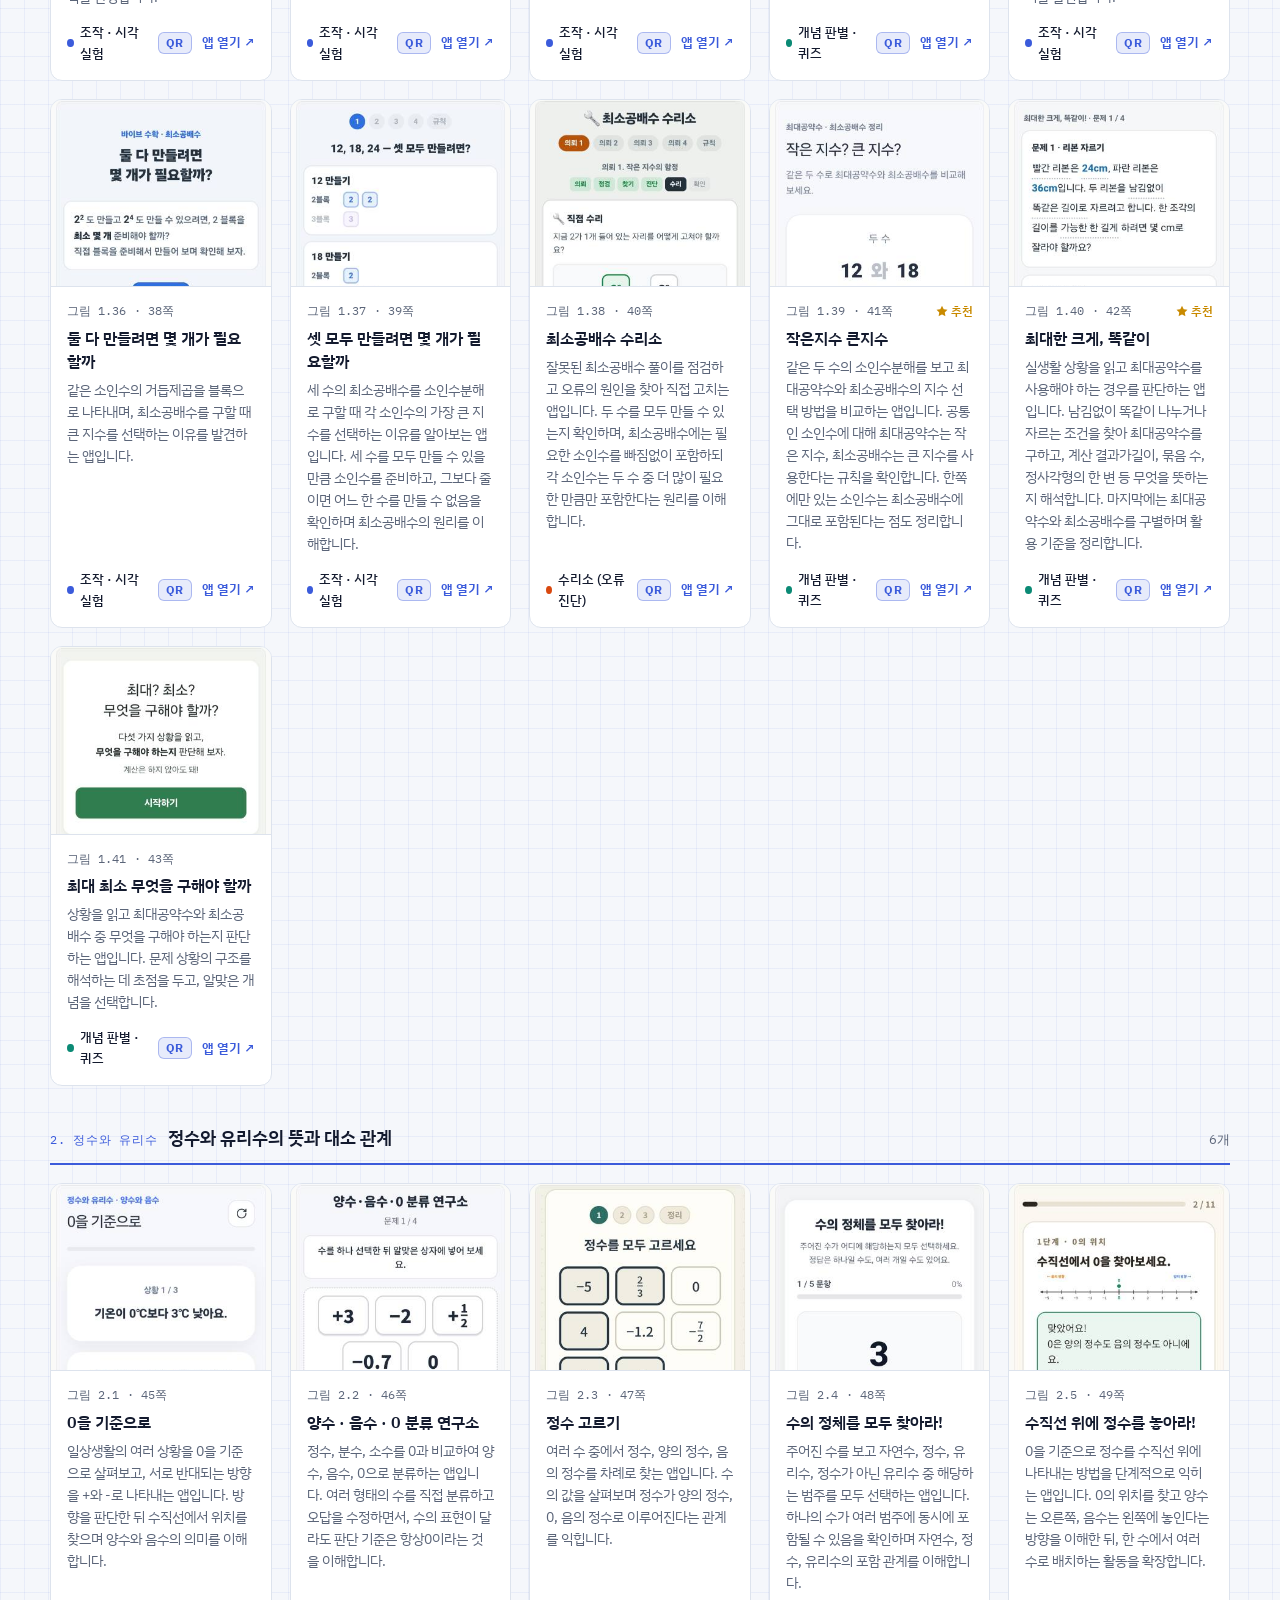
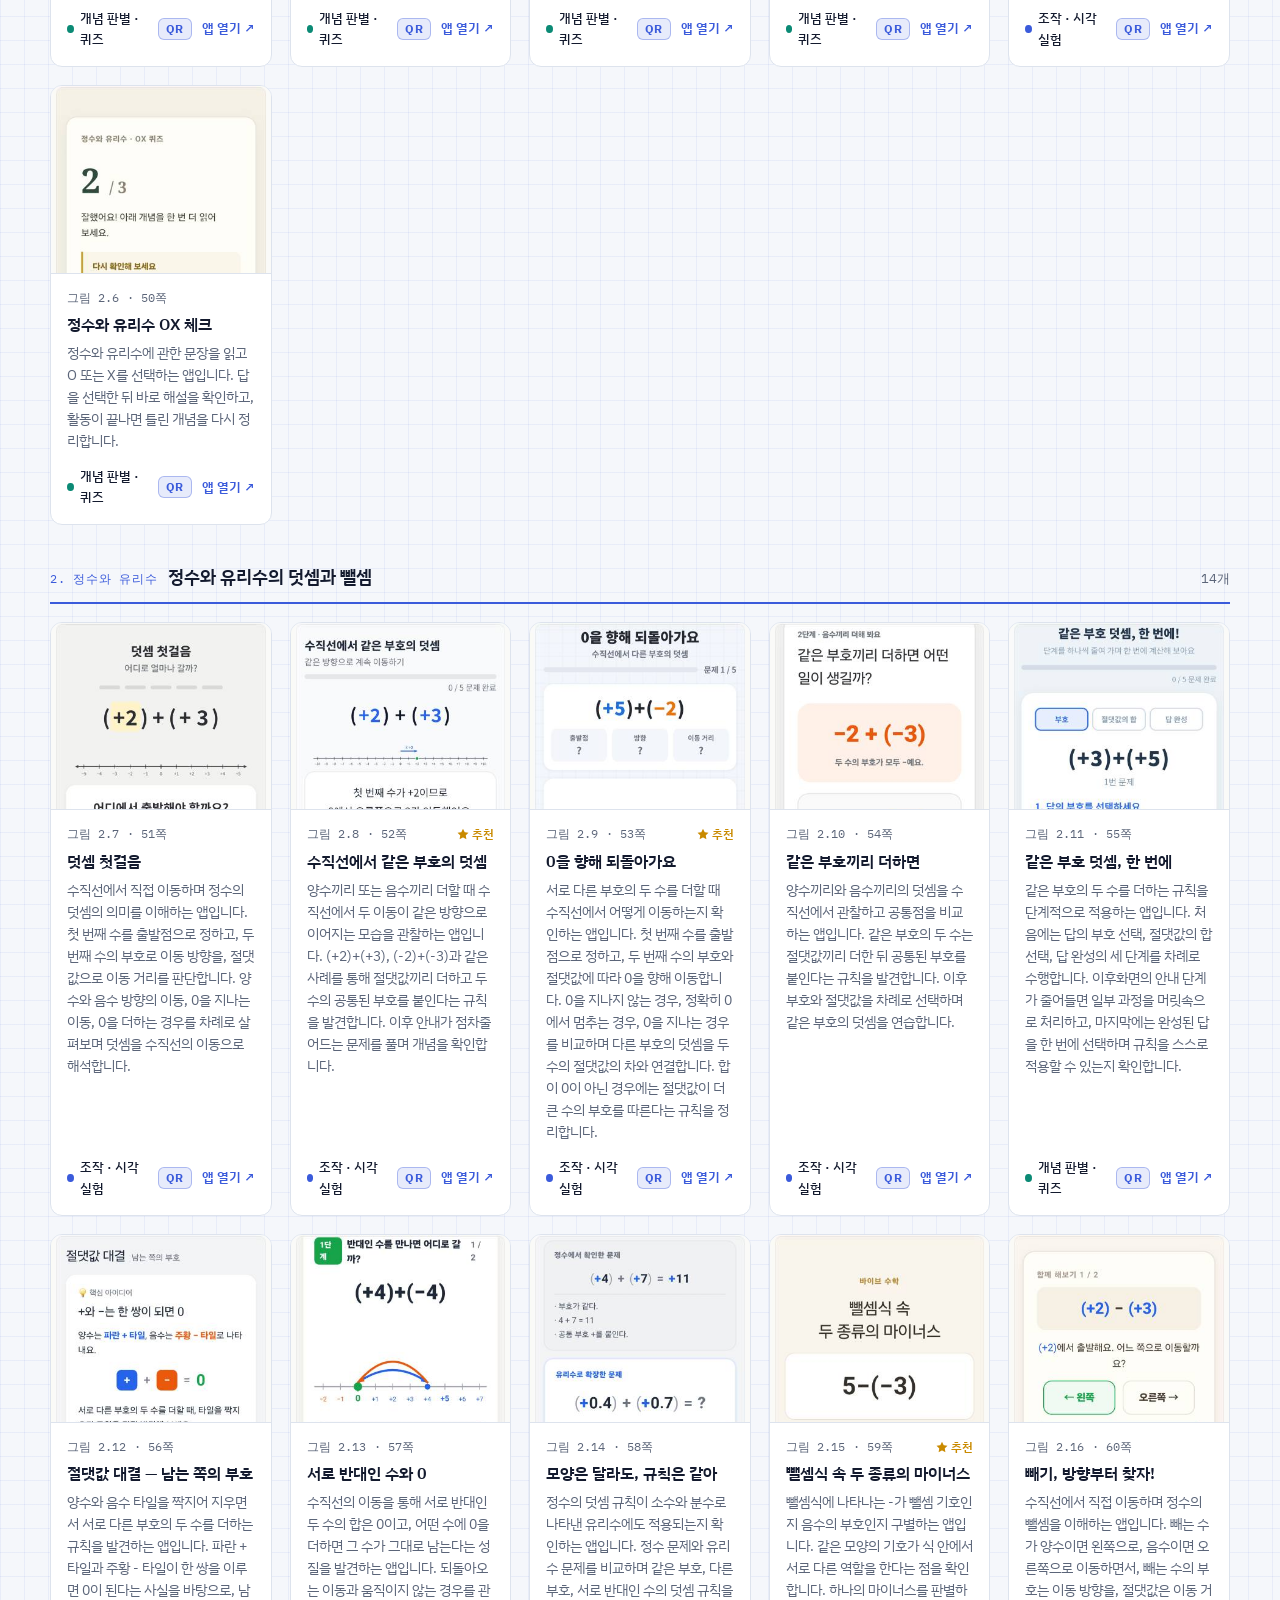
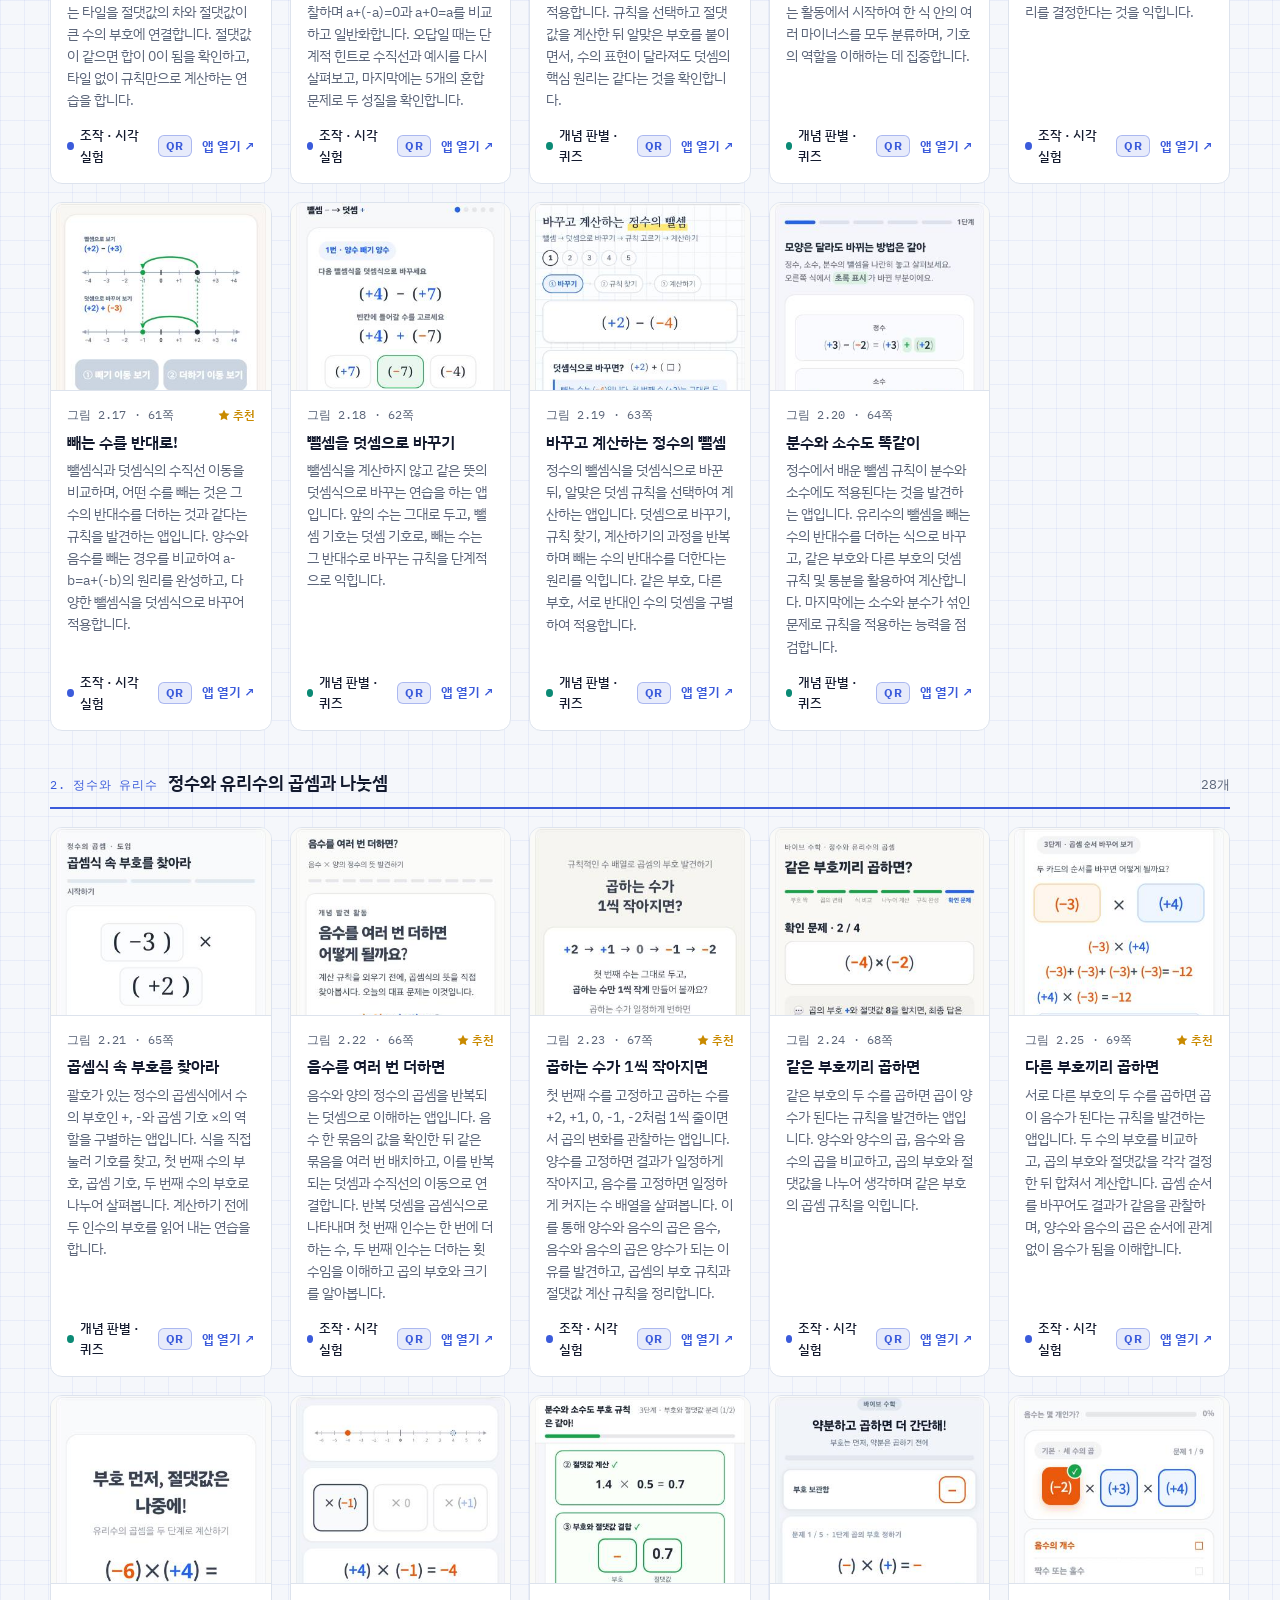
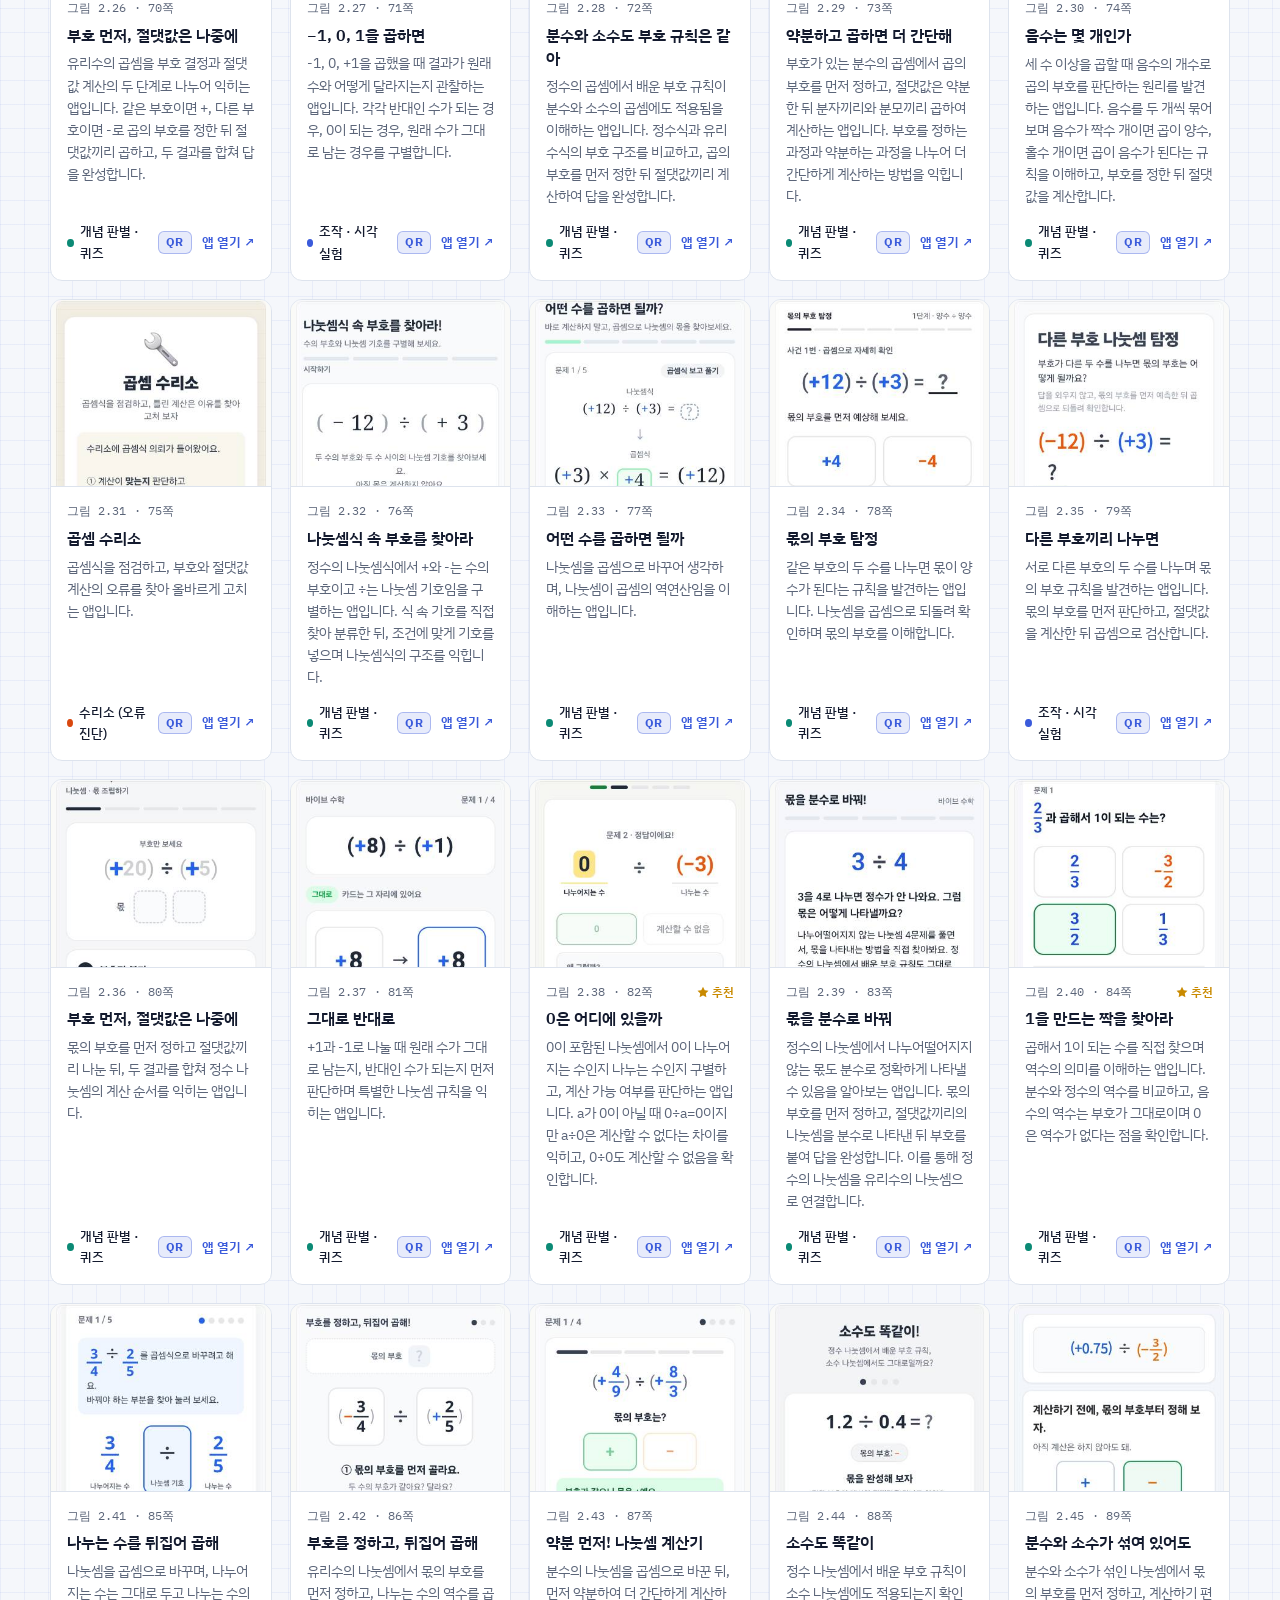
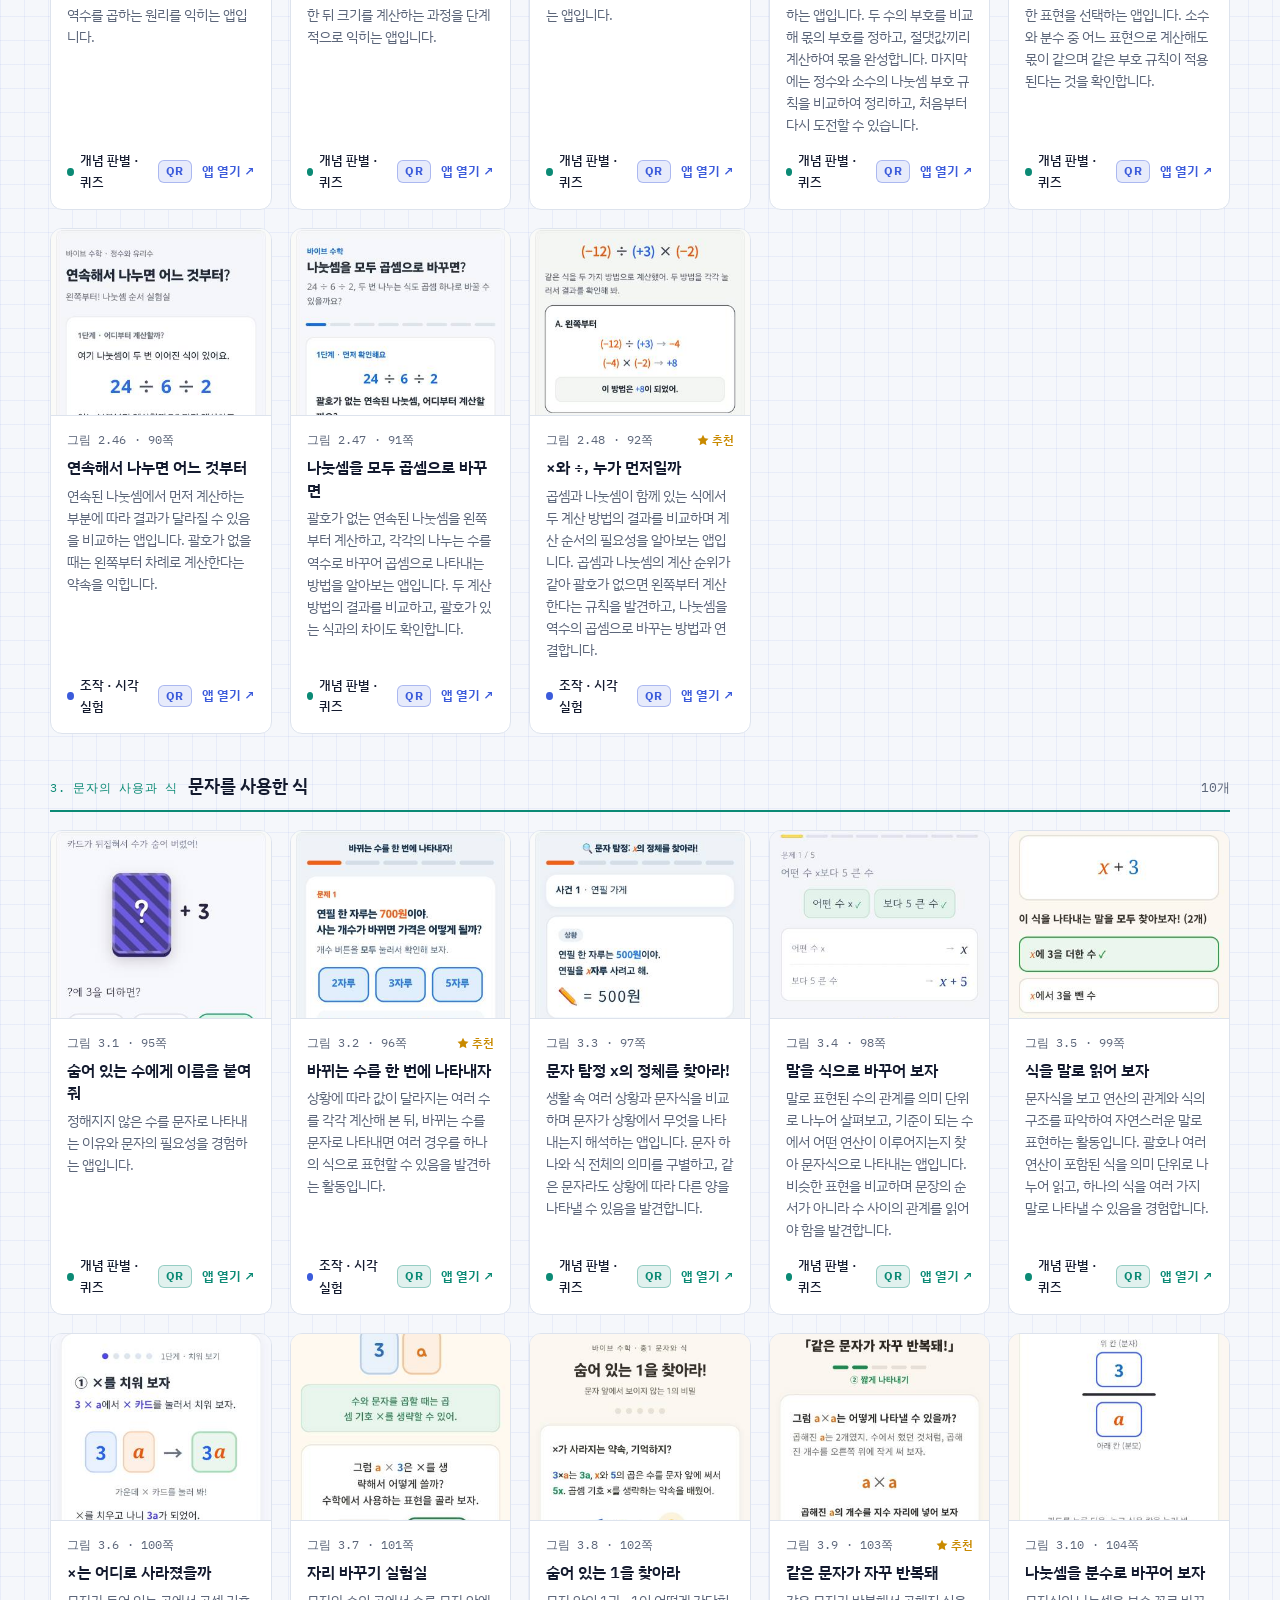
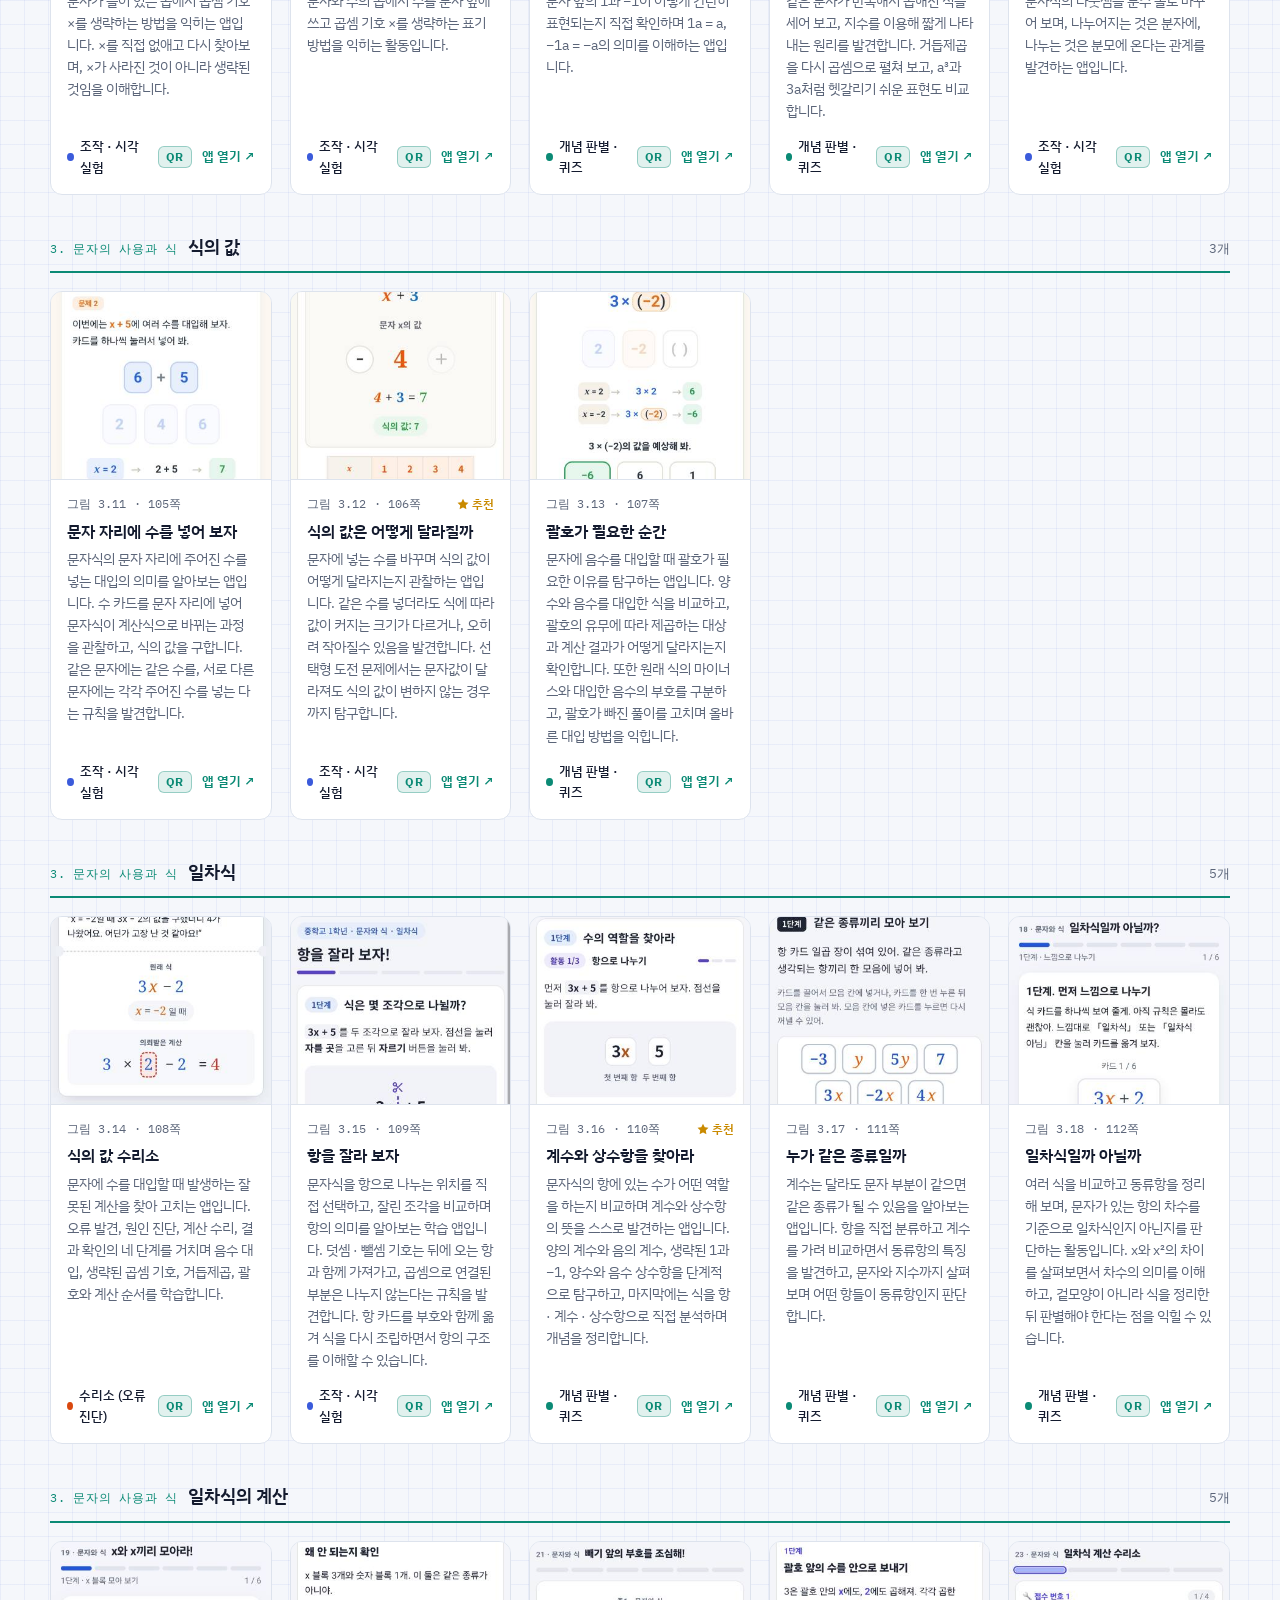
<file: g1-1/index.html>
<!doctype html>
<html lang="ko" data-volume="g1-1">
<head>
<meta charset="utf-8">
<meta name="viewport" content="width=device-width, initial-scale=1, viewport-fit=cover">
<title>바이브 수학 중학교 1학년 상</title>
<meta name="description" content="《바이브 수학》 중학교 1학년 상권의 앱 활동 192개를 단원별로 둘러보고 바로 열어 볼 수 있는 공개 사이트입니다.">
<meta name="author" content="최경식(목원대학교 교수)">
<link rel="preconnect" href="https://fonts.googleapis.com">
<link rel="preconnect" href="https://fonts.gstatic.com" crossorigin>
<link rel="stylesheet" href="https://fonts.googleapis.com/css2?family=Black+Han+Sans&family=IBM+Plex+Mono:wght@500&family=IBM+Plex+Sans+KR:wght@400;500;600&display=swap">
<link rel="icon" type="image/png" sizes="64x64" href="../assets/favicon.png">
<link rel="apple-touch-icon" sizes="180x180" href="../assets/apple-touch-icon.png">
<link rel="stylesheet" href="../assets/site.css?v=20261101b">
</head>
<body>
<header class="top">
  <div class="wrap">
    <a class="brand" href="../index.html" title="시리즈 전체 보기"><img class="brand-mark" src="../assets/logo.png" alt="" width="32" height="32">바이브 수학<small data-v="short">중1 · 상</small></a>
    <nav aria-label="바로가기">
      <a href="../index.html">시리즈</a>
      <a href="../index.html#download">앱 내려받기</a>
      <a href="#about">이 책은</a>
      <a href="#units">단원 지도</a>
      <a href="#activities" class="keep">활동 전체</a>
    </nav>
    <select id="volSwitch" class="vol" aria-label="다른 권으로 이동"></select>
  </div>
</header>

<main id="top">
  <section class="hero">
    <div class="wrap">
      <div>
        <div class="eyebrow" data-v="eyebrow">중학교 1학년 · 상권</div>
        <h1>바이브 수학<span class="grade" data-v="grade">만지고 움직이며 배우는 중학교 1학년 수학</span></h1>
        <p class="lead">종이 위에 멈춰 있는 기호 대신, 화면 속 카드를 놓고 수를 움직이며 규칙을 스스로 찾아갑니다. 책에 실린 앱 활동 <span data-n="total"></span>개를 이곳에서 모두 바로 열어 볼 수 있습니다.</p>
        <div class="cta">
          <a class="btn primary" href="#activities">활동 둘러보기 →</a>
          <a class="btn" href="#units">단원 지도 보기</a>
        </div>
        <div class="stats">
          <div class="stat"><b data-n="total"></b><span>앱 활동</span></div>
          <div class="stat"><b data-n="chapters"></b><span>장</span></div>
          <div class="stat"><b data-n="sections"></b><span>소단원</span></div>
          <div class="stat"><b data-n="star"></b><span>★ 추천 활동</span></div>
        </div>
      </div>
      <div class="fan" id="fan" aria-hidden="true"></div>
    </div>
  </section>

  <section class="band" id="about">
    <div class="wrap">
      <div class="eyebrow">이 책은</div>
      <h2>외우는 수학이 아니라 직접 즐기는 탐구</h2>
      <p class="intro">《바이브 수학》 시리즈는 중학교 3년 동안 배울 핵심 개념을 스마트폰이나 태블릿에서 손가락으로 직접 움직이며 ‘살아 있는 느낌(Vibe)’으로 배우도록 만든 책입니다.</p>
      <div class="ways">
        <div class="way"><h3><i style="background:var(--p1)"></i>만지면서 배우는 수학</h3><p>수를 조작하고 도형을 움직여 보며 “아, 이래서 이런 원리가 나왔구나!” 하고 스스로 깨닫습니다.</p></div>
        <div class="way"><h3><i style="background:var(--p2)"></i>스스로 해 보는 실험</h3><p>“모양을 바꾸면 어떻게 될까?”, “수를 늘리면 어떤 규칙이 생길까?” 궁금한 점을 앱에서 바로 확인합니다.</p></div>
        <div class="way"><h3><i style="background:var(--p3)"></i>3년을 잇는 길잡이</h3><p>수와 연산에서 함수, 방정식, 기하까지, 눈으로 보고 조작하며 생각하는 힘을 차근차근 기릅니다.</p></div>
      </div>
    </div>
  </section>

  <section class="band" id="units">
    <div class="wrap">
      <div class="eyebrow">단원 지도</div>
      <h2 data-v="parts-summary">3개 편, 6개 장의 구성</h2>
      <p class="intro">소단원 이름을 누르면 그 소단원의 활동만 모아 볼 수 있습니다. 숫자는 활동 수입니다.</p>
      <div class="parts" id="parts"></div>
    </div>
  </section>

  <section class="band" id="activities">
    <div class="wrap">
      <div class="eyebrow">활동 전체</div>
      <h2>앱 활동 갤러리</h2>
      <p class="intro">카드를 누르면 활동 앱이 새 탭에서 열립니다. ★는 책에서 추천 표시가 붙은 활동입니다. 활동 유형(조작 · 시각 실험 / 개념 판별 · 퀴즈 / 수리소 / 게임 · 챌린지)으로도 골라 볼 수 있습니다. 카드의 <b>QR</b>을 누르면 그 활동의 QR 코드가 화면에 크게 나타나 학생들이 스마트폰으로 찍어 바로 열 수 있습니다. 최근에 연 활동은 이 브라우저가 기억해 두었다가 아래에 모아 보여 줍니다.</p>
      <div class="recent" id="recent" hidden></div>
      <div class="filters">
        <input type="search" id="q" placeholder="활동 이름이나 설명으로 찾기" aria-label="활동 찾기">
        <div class="seg" id="partSeg" role="group" aria-label="편"></div>
        <select id="chap" aria-label="장"></select>
        <select id="typeSel" aria-label="활동 유형"></select>
        <label class="toggle"><input type="checkbox" id="starOnly"> ★ 추천만</label>
        <button type="button" class="clear" id="clear" hidden>필터 지우기</button>
        <span class="count" id="count"></span>
      </div>
      <div id="gallery"></div>
    </div>
  </section>
</main>

<nav class="vol-nav" id="volNav" aria-label="다른 권"></nav>

<footer>
  <div class="wrap">
    <div><b data-v="foot-title">바이브 수학 · 중학교 1학년 상</b><br><span data-v="foot-author">저자: 최경식(목원대학교 교수) · 2026년 10월 22일</span><br>문의: <a data-v="email" href="mailto:kyeong@mokwon.ac.kr">kyeong@mokwon.ac.kr</a></div>
    <div>활동 앱은 웹 브라우저에서 바로 실행됩니다.<br>스마트폰과 태블릿에서 가장 잘 동작합니다.</div>
  </div>
</footer>

<script id="vm-data" type="application/json">[{"id":"1.1","part":"Ⅰ. 수와 연산","chapter":"1. 소인수분해","section":"소인수분해","name":"직사각형 배열탐험","featured":false,"type":"조작 · 시각 실험","description":"카드 개수를 정하고, 직사각형으로 배열하는 방법을 직접 찾아보는 앱입니다. 세로와 가로를 바꾸어 보면서 모두 몇 가지 배열이 나오는지 탐색합니다.","book_page":3,"app_url":"https://claude.ai/public/artifacts/427834f1-3db6-4cb2-9669-ed9eae28f02f"},{"id":"1.2","part":"Ⅰ. 수와 연산","chapter":"1. 소인수분해","section":"소인수분해","name":"약수와 직사각형","featured":false,"type":"조작 · 시각 실험","description":"수를 움직이며 같은 넓이의 직사각형을 찾아보는 앱입니다. 직사각형의 가로와 세로에서 약수의 짝을 발견합니다.","book_page":4,"app_url":"https://claude.ai/public/artifacts/b8372c14-d4f3-4f00-b440-466b2db49483"},{"id":"1.3","part":"Ⅰ. 수와 연산","chapter":"1. 소인수분해","section":"소인수분해","name":"약수 구하기","featured":true,"type":"개념 판별 · 퀴즈","description":"주어진 수의 약수를 하나씩 찾아보는 앱입니다. 약수를 모두 찾은 뒤, 그 수가 소수인지 합성수인지 판단합니다.","book_page":5,"app_url":"https://claude.ai/public/artifacts/5c45bea7-f5c2-44f9-b2f8-c0551fe0a15b"},{"id":"1.4","part":"Ⅰ. 수와 연산","chapter":"1. 소인수분해","section":"소인수분해","name":"소수와 합성수 OX퀴즈","featured":false,"type":"개념 판별 · 퀴즈","description":"소수와 합성수의 개념을 OX 퀴즈로 확인하는 앱입니다. 문장을 읽고 O 또는 X를 선택한 뒤, 바로 정답과 해설을 확인합니다.","book_page":6,"app_url":"https://claude.ai/public/artifacts/74efce23-5cb3-46f0-8b98-a622daa54f19"},{"id":"1.5","part":"Ⅰ. 수와 연산","chapter":"1. 소인수분해","section":"소인수분해","name":"소수일까 합성수일까","featured":false,"type":"개념 판별 · 퀴즈","description":"숫자와 설명을 보고 소수인지 합성수인지 OX로 판단하는 앱입니다. 약수의 개수와 설명이 맞는지 살펴본 뒤, 정답과 해설을 확인합니다.","book_page":7,"app_url":"https://claude.ai/public/artifacts/21538e55-9635-4f0a-8e87-41e7ad1b35c2"},{"id":"1.6","part":"Ⅰ. 수와 연산","chapter":"1. 소인수분해","section":"소인수분해","name":"에라토스테네스의 체","featured":true,"type":"조작 · 시각 실험","description":"1부터 50까지의 수에서 소수가 아닌 수를 차례로 지우며 소수를 찾는 앱입니다. 2, 3, 5, 7의 배수를 직접 지우면서 에라토스테네스의 체의 원리를 익힙니다.","book_page":8,"app_url":"https://claude.ai/public/artifacts/e7956d1d-16a6-4a5d-a8ae-3fc1ba86baa3"},{"id":"1.7","part":"Ⅰ. 수와 연산","chapter":"1. 소인수분해","section":"소인수분해","name":"거듭제곱 만들기","featured":false,"type":"개념 판별 · 퀴즈","description":"밑과 지수를 찾고, 같은 수를 여러 번 곱하면서 거듭제곱의 뜻을 알아보는 앱입니다. 거듭제곱을 곱셈식으로 나타내고 그 값을 구합니다.","book_page":9,"app_url":"https://claude.ai/public/artifacts/af13be0b-1f53-41c6-bcf0-d2daa13ff9de"},{"id":"1.8","part":"Ⅰ. 수와 연산","chapter":"1. 소인수분해","section":"소인수분해","name":"거듭제곱 폭탄게임","featured":true,"type":"게임 · 챌린지","description":"폭탄에 적힌 거듭제곱을 보고, 폭탄이 터지기 전에 알맞은 값을 선택하는 앱입니다. 정답을 맞힐수록 단계가 올라가며 더 다양한 문제에 도전합니다.","book_page":10,"app_url":"https://claude.ai/public/artifacts/bef28674-96cd-45cb-8557-18ca9f630a3c"},{"id":"1.9","part":"Ⅰ. 수와 연산","chapter":"1. 소인수분해","section":"소인수분해","name":"같은 소인수를 묶어라","featured":false,"type":"조작 · 시각 실험","description":"섞여 있는 소인수 중에서 같은 소인수를 찾아 묶는 앱입니다. 같은 소인수가 몇 개인지 세어 거듭제곱으로 나타내고, 한 번만 나온 소인수는 그대로 두어 소인수분해식을 완성합니다.","book_page":11,"app_url":"https://claude.ai/public/artifacts/e3effb76-9cd3-4cec-8300-5e7224f9ab7b"},{"id":"1.10","part":"Ⅰ. 수와 연산","chapter":"1. 소인수분해","section":"소인수분해","name":"소인수분해 식을 다시 수로","featured":false,"type":"개념 판별 · 퀴즈","description":"소인수분해된 식을 거꾸로 계산하여 원래 수를 찾는 앱입니다. 거듭제곱을 반복된곱셈으로 풀고, 각 묶음의 값을 계산한 뒤 전체를 곱하면서 소인수분해식과 원래 수가 같은 값을 나타낸다는 것을 이해합니다.","book_page":12,"app_url":"https://claude.ai/public/artifacts/8052335b-5e7b-4e9a-8ed8-d1318496478c"},{"id":"1.11","part":"Ⅰ. 수와 연산","chapter":"1. 소인수분해","section":"소인수분해","name":"소인수 탐정","featured":false,"type":"개념 판별 · 퀴즈","description":"주어진 수의 약수를 찾고, 그중 소수를 골라 소인수를 발견하는 앱입니다.","book_page":13,"app_url":"https://claude.ai/public/artifacts/bb5aee77-7640-4afd-b2cf-fdf337d45b4e"},{"id":"1.12","part":"Ⅰ. 수와 연산","chapter":"1. 소인수분해","section":"소인수분해","name":"숫자레고","featured":false,"type":"조작 · 시각 실험","description":"자연수를 레고처럼 계속 쪼개며 수의 기본 블록인 소수를 찾는 앱입니다. 분해 방법이 달라도 마지막에는 같은 소수가 남는 것을 확인하며 소인수분해의 의미를 이해합니다.","book_page":14,"app_url":"https://claude.ai/public/artifacts/1b57436b-7b7c-4a02-994b-a97e97b919eb"},{"id":"1.13","part":"Ⅰ. 수와 연산","chapter":"1. 소인수분해","section":"소인수분해","name":"소인수분해 나무","featured":true,"type":"조작 · 시각 실험","description":"수를 두 수의 곱으로 계속 나누어 보며 소인수분해하는 앱입니다. 가지 끝의 수가 모두 소수가 되면 소인수분해가 완성된다는 것을 확인합니다.","book_page":15,"app_url":"https://claude.ai/public/artifacts/610978e6-84ff-459c-8482-56c4f460d85d"},{"id":"1.14","part":"Ⅰ. 수와 연산","chapter":"1. 소인수분해","section":"소인수분해","name":"어디로 쪼개도 같은 곳에 도착할까","featured":true,"type":"조작 · 시각 실험","description":"하나의 자연수를 서로 다른 방법으로 끝까지 쪼개고, 마지막에 남는 소인수를 비교하는 앱입니다. 분해 방법이 달라도 소인수를 작은 수부터 정렬하면 같은 결과가 나온다는 것을 확인하며 소인수분해의 유일성을 이해합니다.","book_page":16,"app_url":"https://claude.ai/public/artifacts/b3b63189-2f27-4b67-a540-23ebe02d6149"},{"id":"1.15","part":"Ⅰ. 수와 연산","chapter":"1. 소인수분해","section":"소인수분해","name":"어디까지 나누어야 할까","featured":false,"type":"개념 판별 · 퀴즈","description":"소인수분해 과정에서 합성수가 남아 있는지 확인하는 앱입니다. 모든 인수가 소수가 되었을 때 분해를 끝낸다는 조건을 익힙니다.","book_page":17,"app_url":"https://claude.ai/public/artifacts/91aff268-acd0-432b-8c46-3a872041c4d5"},{"id":"1.16","part":"Ⅰ. 수와 연산","chapter":"1. 소인수분해","section":"소인수분해","name":"소수로 차례차례 나누기","featured":false,"type":"조작 · 시각 실험","description":"자연수를 나누어떨어지게 하는 소수를 찾아 차례로 나누면서 소인수분해하는 방법을 익히는 앱입니다. 가장 작은 소수부터 나누는 방법을 연습하고, 나누는 순서가 달라도 얻는 소인수는 같다는 것을 비교하며 확인합니다.","book_page":18,"app_url":"https://claude.ai/public/artifacts/09f88bbd-1c7b-4e34-8f37-b3be87464ba9"},{"id":"1.17","part":"Ⅰ. 수와 연산","chapter":"1. 소인수분해","section":"소인수분해","name":"소인수로 약수 만들기","featured":true,"type":"조작 · 시각 실험","description":"소인수분해한 수에서 각 소인수를 몇 개씩 사용할지 조합하여 약수를 만드는 앱입니다. 가능한 조합으로 모든 약수를 만들고, 선택의 가짓수를 세어 약수의 개수를 구합니다.","book_page":19,"app_url":"https://claude.ai/public/artifacts/b73d39ec-9a04-4a97-8711-f19d4c799bf6"},{"id":"1.18","part":"Ⅰ. 수와 연산","chapter":"1. 소인수분해","section":"소인수분해","name":"소인수분해 수리소","featured":false,"type":"수리소 (오류 진단)","description":"소인수분해식을 점검하고 잘못된 부분을 찾아 고치는 앱입니다. 오류를 수정하면서 올바른 소인수분해의 조건을 익힙니다.","book_page":20,"app_url":"https://claude.ai/public/artifacts/0fe5c459-27a1-4b6e-9fe0-5b5c9108f7fa"},{"id":"1.19","part":"Ⅰ. 수와 연산","chapter":"1. 소인수분해","section":"소인수분해","name":"소인수분해 종합 수리소","featured":false,"type":"수리소 (오류 진단)","description":"잘못된 소인수분해 풀이에서 오류를 찾고, 원인을 진단한 뒤 직접 고치는 앱입니다. 합성수가 남은 경우, 곱이 원래 수와 다른 경우, 지수를 잘못 묶은 경우, 소인수가 빠진 경우를 살펴보며 풀이를 스스로 점검하는 방법을 익힙니다.","book_page":21,"app_url":"https://claude.ai/public/artifacts/8395a4fa-b6cd-4cc8-9a2b-fc8ad8423e3b"},{"id":"1.20","part":"Ⅰ. 수와 연산","chapter":"1. 소인수분해","section":"최대공약수","name":"약수상자 속 비밀","featured":false,"type":"개념 판별 · 퀴즈","description":"두 수의 약수를 직접 찾고, 두 수에 공통인 약수를 골라 공약수의 의미를 알아보는 앱입니다. 찾은 공약수 중 가장 큰 수를 선택하며 최대공약수의 뜻을 이해합니다.","book_page":22,"app_url":"https://claude.ai/public/artifacts/200bbd6a-ce34-454d-a821-4d6a94cd4ef4"},{"id":"1.21","part":"Ⅰ. 수와 연산","chapter":"1. 소인수분해","section":"최대공약수","name":"공통 레고를 찾아라","featured":false,"type":"조작 · 시각 실험","description":"두 수를 이루는 소수 블록을 살펴보고, 두 수가 공통으로 가지고 있는 블록을 고르는 앱입니다. 공통 블록을 모두 곱하면서 최대공약수의 뜻을 발견합니다.","book_page":23,"app_url":"https://claude.ai/public/artifacts/9a577a19-5927-4cf2-97e1-5c037bd198dd"},{"id":"1.22","part":"Ⅰ. 수와 연산","chapter":"1. 소인수분해","section":"최대공약수","name":"공약수는 어디에서 나올까","featured":false,"type":"조작 · 시각 실험","description":"두 수의 최대공약수의 약수를 하나씩 찾고, 찾은 약수가 두 수를 모두 나누는지 확인하는 앱입니다. 두 수의 공약수 전체와 최대공약수의 약수 전체를 비교하며, 두 수의 공약수는 최대공약수의 약수와 같다는 관계를 발견합니다.","book_page":24,"app_url":"https://claude.ai/public/artifacts/61e86f53-0729-4bf1-a9e3-f7255ca9ba6a"},{"id":"1.23","part":"Ⅰ. 수와 연산","chapter":"1. 소인수분해","section":"최대공약수","name":"소인수분해로 최대공약수 찾기","featured":false,"type":"조작 · 시각 실험","description":"두 수를 소인수분해한 뒤, 공통으로 들어 있는 소인수를 짝지어 최대공약수를 찾는 앱입니다. 같은 소인수 타일을 하나씩 연결하면서 공통 소인수를 모두 곱하면 최대공약수가 된다는 원리를 이해합니다. 두 수가 서로소인 경우에는 공통 소인수가 없으며 최대공약수가 1임을 확인합니다.","book_page":25,"app_url":"https://claude.ai/public/artifacts/ddc224c9-a4ef-4f7e-a2b8-46910ec37813"},{"id":"1.24","part":"Ⅰ. 수와 연산","chapter":"1. 소인수분해","section":"최대공약수","name":"지수로 최대공약수 찾기","featured":true,"type":"개념 판별 · 퀴즈","description":"두 수를 소인수분해한 뒤, 공통인 소인수의 지수를 비교하여 최대공약수를 구하는 앱입니다. 더 작은 지수를 직접 선택하면서 두 수가 모두 가지고 있는 만큼만 공통 소인수를 사용할 수 있다는 원리를 이해합니다.","book_page":26,"app_url":"https://claude.ai/public/artifacts/e5e2c58f-6e44-41b4-831c-f4b72bd4ab7b"},{"id":"1.25","part":"Ⅰ. 수와 연산","chapter":"1. 소인수분해","section":"최대공약수","name":"겹치는 만큼만 가져가","featured":true,"type":"조작 · 시각 실험","description":"같은 소수의 거듭제곱을 블록으로 펼쳐 공통으로 짝지을 수 있는 부분을 찾는 앱입니다. 한쪽에만 남는 블록은 공통이 될 수 없음을 확인하고, 공통으로 짝지을 수 있는 블록의 개수가 두 지수 중 작은 값이라는 원리를 발견합니다. 이를 여러 소인수가 있는 두 수의 최대공약수를 구하는 활동으로 연결합니다.","book_page":27,"app_url":"https://claude.ai/public/artifacts/c6fd6b2f-5ace-4d09-ac59-12e3242034a8"},{"id":"1.26","part":"Ⅰ. 수와 연산","chapter":"1. 소인수분해","section":"최대공약수","name":"두 수를 함께 나누어 보자","featured":false,"type":"조작 · 시각 실험","description":"두 수를 공통으로 나눌 수 있는 소수를 찾아 동시에 나누어 보는 앱입니다. 두 수를 함께 나누면서 공통인 소인수와 최대공약수의 관계를 이해합니다.","book_page":28,"app_url":"https://claude.ai/public/artifacts/7914ff8a-f89b-48b7-9a74-07546ea19b1b"},{"id":"1.27","part":"Ⅰ. 수와 연산","chapter":"1. 소인수분해","section":"최대공약수","name":"셋 모두에 들어 있는 것만","featured":true,"type":"조작 · 시각 실험","description":"세 수를 소인수분해한 뒤, 세 수 모두에 공통으로 들어 있는 소인수를 찾아 최대공약수를 구성하는 앱입니다. 같은 소인수를 세 줄에서 하나씩 짝지으며, 세 수의 최대공약수도 공통으로 들어 있는 만큼만 사용하여 구한다는 원리를 익힙니다.","book_page":29,"app_url":"https://claude.ai/public/artifacts/c89b108b-3108-464a-bb16-8eee8e271617"},{"id":"1.28","part":"Ⅰ. 수와 연산","chapter":"1. 소인수분해","section":"최대공약수","name":"최대공약수 수리소","featured":false,"type":"수리소 (오류 진단)","description":"잘못된 최대공약수 풀이에서 오류를 찾고, 원인을 진단한 뒤 잘못된 부분을 고치는 앱입니다. 공통 소인수와 지수, 빠뜨린 소인수, 세 수 모두에 공통인지 여부를 점검하며 최대공약수를 구하는 원리를 익힙니다.","book_page":30,"app_url":"https://claude.ai/public/artifacts/0b4c8654-dc19-4cb9-b43f-d4f2447d9d05"},{"id":"1.29","part":"Ⅰ. 수와 연산","chapter":"1. 소인수분해","section":"최대공약수","name":"서로소 소수","featured":false,"type":"개념 판별 · 퀴즈","description":"두 수가 서로소인지 판단하고, 약수와 공약수를 직접 비교하는 앱입니다.","book_page":31,"app_url":"https://claude.ai/public/artifacts/a56ad686-a524-4362-9c29-80553d4af3e8"},{"id":"1.30","part":"Ⅰ. 수와 연산","chapter":"1. 소인수분해","section":"최대공약수","name":"서로소 판별기","featured":false,"type":"개념 판별 · 퀴즈","description":"두 자연수의 약수와 공약수를 직접 비교하며 서로소의 의미를 확인하는 앱입니다. 먼저 서로소인지 예측한 뒤 결과를 확인하며, 최대공약수가 1이면 서로소라는 관계를 이해합니다.","book_page":32,"app_url":"https://claude.ai/public/artifacts/b14ebbb6-7900-4a99-9c06-eb7ba566defa"},{"id":"1.31","part":"Ⅰ. 수와 연산","chapter":"1. 소인수분해","section":"최소공배수","name":"공배수는 어디에서 나올까","featured":false,"type":"조작 · 시각 실험","description":"두 수의 공배수를 여러 개 찾고, 공배수들이 최소공배수의 2배, 3배, 4배 등으로 이어진다는 관계를 발견하는 앱입니다. 최소공배수의 배수가 두 수 모두로 나누어떨어지는지도 확인하며, 두 수의 공배수는 그 두 수의 최소공배수의 배수라는 규칙을 완성합니다.","book_page":33,"app_url":"https://claude.ai/public/artifacts/70a1aaa2-6160-4e05-b8c9-c704e7b5bdf8"},{"id":"1.32","part":"Ⅰ. 수와 연산","chapter":"1. 소인수분해","section":"최소공배수","name":"최소공배수 발견하기","featured":false,"type":"조작 · 시각 실험","description":"두 수의 배수를 차례로 살펴보고, 두 줄에 공통으로 나타나는 수를 찾아 최소공배수의 뜻을 알아보는 앱입니다. 공배수가 여러 개 있음을 확인한 뒤 가장 작은 수를 선택하면서, 공배수 중 가장 작은 수가 최소공배수라는 개념을 이해합니다.","book_page":34,"app_url":"https://claude.ai/public/artifacts/33122e4f-c47e-4d46-a768-5e3e17df8c40"},{"id":"1.33","part":"Ⅰ. 수와 연산","chapter":"1. 소인수분해","section":"최소공배수","name":"다시 함께 만나는 때는","featured":true,"type":"조작 · 시각 실험","description":"반복되는 두 현상이 다시 함께 일어나는 시간을 관찰하는 앱입니다. 공배수에 해당하는 시간 중 가장 이른 시간이 최소공배수와 연결된다는 것을 이해합니다.","book_page":35,"app_url":"https://claude.ai/public/artifacts/c37d1ddd-e86c-43b6-9ab4-54dfeec82bff"},{"id":"1.34","part":"Ⅰ. 수와 연산","chapter":"1. 소인수분해","section":"최소공배수","name":"최소공배수 만들기","featured":true,"type":"개념 판별 · 퀴즈","description":"두 수를 소인수분해한 뒤, 같은 소인수의 지수를 비교하여 큰 지수를 선택하고 이를 곱해 최소공배수를 찾는 앱입니다. 두 수를 모두 만들려면 각 소인수가 필요한 만큼 있어야 한다는 원리를 통해 큰 지수를 선택하는 이유를 이해합니다.","book_page":36,"app_url":"https://claude.ai/public/artifacts/e87a7425-95ac-48c7-b0ca-b9604178da3d"},{"id":"1.35","part":"Ⅰ. 수와 연산","chapter":"1. 소인수분해","section":"최소공배수","name":"두 수를 함께 나누어 보자","featured":false,"type":"조작 · 시각 실험","description":"두 수를 소수로 함께 나누면서 최소공배수를 구하는 방법을 익히는 앱입니다. 두 수를 함께 나눌 수 없더라도 한 수가 나누어지면 계속 진행하고, 나누어지지 않는 수는 그대로 내려옵니다. 이 과정을 통해 최대공약수와 최소공배수의 계산 원리차이를 발견합니다.","book_page":37,"app_url":"https://claude.ai/artifact/PshduaAa8u9tjhcKUvb1p4"},{"id":"1.36","part":"Ⅰ. 수와 연산","chapter":"1. 소인수분해","section":"최소공배수","name":"둘 다 만들려면 몇 개가 필요할까","featured":false,"type":"조작 · 시각 실험","description":"같은 소인수의 거듭제곱을 블록으로 나타내며, 최소공배수를 구할 때 큰 지수를 선택하는 이유를 발견하는 앱입니다.","book_page":38,"app_url":"https://claude.ai/public/artifacts/ee6b1dae-7498-4a0a-adc8-cb70d5500ea7"},{"id":"1.37","part":"Ⅰ. 수와 연산","chapter":"1. 소인수분해","section":"최소공배수","name":"셋 모두 만들려면 몇 개가 필요할까","featured":false,"type":"조작 · 시각 실험","description":"세 수의 최소공배수를 소인수분해로 구할 때 각 소인수의 가장 큰 지수를 선택하는 이유를 알아보는 앱입니다. 세 수를 모두 만들 수 있을 만큼 소인수를 준비하고, 그보다 줄이면 어느 한 수를 만들 수 없음을 확인하며 최소공배수의 원리를 이해합니다.","book_page":39,"app_url":"https://claude.ai/public/artifacts/b6735cd0-56eb-46db-8e51-4e384a43b183"},{"id":"1.38","part":"Ⅰ. 수와 연산","chapter":"1. 소인수분해","section":"최소공배수","name":"최소공배수 수리소","featured":false,"type":"수리소 (오류 진단)","description":"잘못된 최소공배수 풀이를 점검하고 오류의 원인을 찾아 직접 고치는 앱입니다. 두 수를 모두 만들 수 있는지 확인하며, 최소공배수에는 필요한 소인수를 빠짐없이 포함하되 각 소인수는 두 수 중 더 많이 필요한 만큼만 포함한다는 원리를 이해합니다.","book_page":40,"app_url":"https://claude.ai/public/artifacts/b8ed7f0e-1333-4f8b-b483-96e639bafc6c"},{"id":"1.39","part":"Ⅰ. 수와 연산","chapter":"1. 소인수분해","section":"최소공배수","name":"작은지수 큰지수","featured":true,"type":"개념 판별 · 퀴즈","description":"같은 두 수의 소인수분해를 보고 최대공약수와 최소공배수의 지수 선택 방법을 비교하는 앱입니다. 공통인 소인수에 대해 최대공약수는 작은 지수, 최소공배수는 큰 지수를 사용한다는 규칙을 확인합니다. 한쪽에만 있는 소인수는 최소공배수에 그대로 포함된다는 점도 정리합니다.","book_page":41,"app_url":"https://claude.ai/public/artifacts/ddaee845-8a4c-48bd-8bd3-d9ef29e03038"},{"id":"1.40","part":"Ⅰ. 수와 연산","chapter":"1. 소인수분해","section":"최소공배수","name":"최대한 크게, 똑같이","featured":true,"type":"개념 판별 · 퀴즈","description":"실생활 상황을 읽고 최대공약수를 사용해야 하는 경우를 판단하는 앱입니다. 남김없이 똑같이 나누거나 자르는 조건을 찾아 최대공약수를 구하고, 계산 결과가길이, 묶음 수, 정사각형의 한 변 등 무엇을 뜻하는지 해석합니다. 마지막에는 최대공약수와 최소공배수를 구별하며 활용 기준을 정리합니다.","book_page":42,"app_url":"https://claude.ai/public/artifacts/386e7ebd-5291-43e4-a6d2-65c0b5d1cab4"},{"id":"1.41","part":"Ⅰ. 수와 연산","chapter":"1. 소인수분해","section":"최소공배수","name":"최대 최소 무엇을 구해야 할까","featured":false,"type":"개념 판별 · 퀴즈","description":"상황을 읽고 최대공약수와 최소공배수 중 무엇을 구해야 하는지 판단하는 앱입니다. 문제 상황의 구조를 해석하는 데 초점을 두고, 알맞은 개념을 선택합니다.","book_page":43,"app_url":"https://claude.ai/public/artifacts/a0e087bf-6f29-4c09-b9e4-4451aff36ae3"},{"id":"2.1","part":"Ⅰ. 수와 연산","chapter":"2. 정수와 유리수","section":"정수와 유리수의 뜻과 대소 관계","name":"0을 기준으로","featured":false,"type":"개념 판별 · 퀴즈","description":"일상생활의 여러 상황을 0을 기준으로 살펴보고, 서로 반대되는 방향을 +와 -로 나타내는 앱입니다. 방향을 판단한 뒤 수직선에서 위치를 찾으며 양수와 음수의 의미를 이해합니다.","book_page":45,"app_url":"https://claude.ai/public/artifacts/89cca969-40d9-42b0-acc3-1e934ab965d4"},{"id":"2.2","part":"Ⅰ. 수와 연산","chapter":"2. 정수와 유리수","section":"정수와 유리수의 뜻과 대소 관계","name":"양수 · 음수 · 0 분류 연구소","featured":false,"type":"개념 판별 · 퀴즈","description":"정수, 분수, 소수를 0과 비교하여 양수, 음수, 0으로 분류하는 앱입니다. 여러 형태의 수를 직접 분류하고 오답을 수정하면서, 수의 표현이 달라도 판단 기준은 항상0이라는 것을 이해합니다.","book_page":46,"app_url":"https://claude.ai/public/artifacts/0d6115f1-d02b-4375-954c-8ac23d652775"},{"id":"2.3","part":"Ⅰ. 수와 연산","chapter":"2. 정수와 유리수","section":"정수와 유리수의 뜻과 대소 관계","name":"정수 고르기","featured":false,"type":"개념 판별 · 퀴즈","description":"여러 수 중에서 정수, 양의 정수, 음의 정수를 차례로 찾는 앱입니다. 수의 값을 살펴보며 정수가 양의 정수, 0, 음의 정수로 이루어진다는 관계를 익힙니다.","book_page":47,"app_url":"https://claude.ai/public/artifacts/d8028f4e-cab2-445e-9830-66be8bd6bce6"},{"id":"2.4","part":"Ⅰ. 수와 연산","chapter":"2. 정수와 유리수","section":"정수와 유리수의 뜻과 대소 관계","name":"수의 정체를 모두 찾아라!","featured":false,"type":"개념 판별 · 퀴즈","description":"주어진 수를 보고 자연수, 정수, 유리수, 정수가 아닌 유리수 중 해당하는 범주를 모두 선택하는 앱입니다. 하나의 수가 여러 범주에 동시에 포함될 수 있음을 확인하며 자연수, 정수, 유리수의 포함 관계를 이해합니다.","book_page":48,"app_url":"https://claude.ai/public/artifacts/60fc18c7-67c2-49bc-ad3a-e6124fb0d913"},{"id":"2.5","part":"Ⅰ. 수와 연산","chapter":"2. 정수와 유리수","section":"정수와 유리수의 뜻과 대소 관계","name":"수직선 위에 정수를 놓아라!","featured":false,"type":"조작 · 시각 실험","description":"0을 기준으로 정수를 수직선 위에 나타내는 방법을 단계적으로 익히는 앱입니다. 0의 위치를 찾고 양수는 오른쪽, 음수는 왼쪽에 놓인다는 방향을 이해한 뒤, 한 수에서 여러 수로 배치하는 활동을 확장합니다.","book_page":49,"app_url":"https://claude.ai/public/artifacts/35e584f4-2213-4404-9877-738d3ae08058"},{"id":"2.6","part":"Ⅰ. 수와 연산","chapter":"2. 정수와 유리수","section":"정수와 유리수의 뜻과 대소 관계","name":"정수와 유리수 OX 체크","featured":false,"type":"개념 판별 · 퀴즈","description":"정수와 유리수에 관한 문장을 읽고 O 또는 X를 선택하는 앱입니다. 답을 선택한 뒤 바로 해설을 확인하고, 활동이 끝나면 틀린 개념을 다시 정리합니다.","book_page":50,"app_url":"https://claude.ai/public/artifacts/c7692ec8-a719-4435-82e3-678a1ceebae5"},{"id":"2.7","part":"Ⅰ. 수와 연산","chapter":"2. 정수와 유리수","section":"정수와 유리수의 덧셈과 뺄셈","name":"덧셈 첫걸음","featured":false,"type":"조작 · 시각 실험","description":"수직선에서 직접 이동하며 정수의 덧셈의 의미를 이해하는 앱입니다. 첫 번째 수를 출발점으로 정하고, 두 번째 수의 부호로 이동 방향을, 절댓값으로 이동 거리를 판단합니다. 양수와 음수 방향의 이동, 0을 지나는 이동, 0을 더하는 경우를 차례로 살펴보며 덧셈을 수직선의 이동으로 해석합니다.","book_page":51,"app_url":"https://claude.ai/public/artifacts/91ef5434-4036-46f1-8f01-f60625c761ef"},{"id":"2.8","part":"Ⅰ. 수와 연산","chapter":"2. 정수와 유리수","section":"정수와 유리수의 덧셈과 뺄셈","name":"수직선에서 같은 부호의 덧셈","featured":true,"type":"조작 · 시각 실험","description":"양수끼리 또는 음수끼리 더할 때 수직선에서 두 이동이 같은 방향으로 이어지는 모습을 관찰하는 앱입니다. (+2)+(+3), (-2)+(-3)과 같은 사례를 통해 절댓값끼리 더하고 두 수의 공통된 부호를 붙인다는 규칙을 발견합니다. 이후 안내가 점차줄어드는 문제를 풀며 개념을 확인합니다.","book_page":52,"app_url":"https://claude.ai/public/artifacts/1c9c8032-911b-4a2c-8d66-8cd8ed26ed03"},{"id":"2.9","part":"Ⅰ. 수와 연산","chapter":"2. 정수와 유리수","section":"정수와 유리수의 덧셈과 뺄셈","name":"0을 향해 되돌아가요","featured":true,"type":"조작 · 시각 실험","description":"서로 다른 부호의 두 수를 더할 때 수직선에서 어떻게 이동하는지 확인하는 앱입니다. 첫 번째 수를 출발점으로 정하고, 두 번째 수의 부호와 절댓값에 따라 0을 향해 이동합니다. 0을 지나지 않는 경우, 정확히 0에서 멈추는 경우, 0을 지나는 경우를 비교하며 다른 부호의 덧셈을 두 수의 절댓값의 차와 연결합니다. 합이 0이 아닌 경우에는 절댓값이 더 큰 수의 부호를 따른다는 규칙을 정리합니다.","book_page":53,"app_url":"https://claude.ai/public/artifacts/1a071dc9-f0a2-42a4-ad02-ceefdd353ca8"},{"id":"2.10","part":"Ⅰ. 수와 연산","chapter":"2. 정수와 유리수","section":"정수와 유리수의 덧셈과 뺄셈","name":"같은 부호끼리 더하면","featured":false,"type":"조작 · 시각 실험","description":"양수끼리와 음수끼리의 덧셈을 수직선에서 관찰하고 공통점을 비교하는 앱입니다. 같은 부호의 두 수는 절댓값끼리 더한 뒤 공통된 부호를 붙인다는 규칙을 발견합니다. 이후 부호와 절댓값을 차례로 선택하며 같은 부호의 덧셈을 연습합니다.","book_page":54,"app_url":"https://claude.ai/public/artifacts/193fdc38-f916-4528-8771-8f1f64c30fc1"},{"id":"2.11","part":"Ⅰ. 수와 연산","chapter":"2. 정수와 유리수","section":"정수와 유리수의 덧셈과 뺄셈","name":"같은 부호 덧셈, 한 번에","featured":false,"type":"개념 판별 · 퀴즈","description":"같은 부호의 두 수를 더하는 규칙을 단계적으로 적용하는 앱입니다. 처음에는 답의 부호 선택, 절댓값의 합 선택, 답 완성의 세 단계를 차례로 수행합니다. 이후화면의 안내 단계가 줄어들면 일부 과정을 머릿속으로 처리하고, 마지막에는 완성된 답을 한 번에 선택하며 규칙을 스스로 적용할 수 있는지 확인합니다.","book_page":55,"app_url":"https://claude.ai/public/artifacts/7c753a8f-4a00-4aaf-b6fb-9c42e923542e"},{"id":"2.12","part":"Ⅰ. 수와 연산","chapter":"2. 정수와 유리수","section":"정수와 유리수의 덧셈과 뺄셈","name":"절댓값 대결 — 남는 쪽의 부호","featured":false,"type":"조작 · 시각 실험","description":"양수와 음수 타일을 짝지어 지우면서 서로 다른 부호의 두 수를 더하는 규칙을 발견하는 앱입니다. 파란 + 타일과 주황 - 타일이 한 쌍을 이루면 0이 된다는 사실을 바탕으로, 남는 타일을 절댓값의 차와 절댓값이 큰 수의 부호에 연결합니다. 절댓값이 같으면 합이 0이 됨을 확인하고, 타일 없이 규칙만으로 계산하는 연습을 합니다.","book_page":56,"app_url":"https://claude.ai/public/artifacts/4608acfb-e59c-4736-b7be-ba850b248ad4"},{"id":"2.13","part":"Ⅰ. 수와 연산","chapter":"2. 정수와 유리수","section":"정수와 유리수의 덧셈과 뺄셈","name":"서로 반대인 수와 0","featured":false,"type":"조작 · 시각 실험","description":"수직선의 이동을 통해 서로 반대인 두 수의 합은 0이고, 어떤 수에 0을 더하면 그 수가 그대로 남는다는 성질을 발견하는 앱입니다. 되돌아오는 이동과 움직이지 않는 경우를 관찰하며 a+(-a)=0과 a+0=a를 비교하고 일반화합니다. 오답일 때는 단계적 힌트로 수직선과 예시를 다시 살펴보고, 마지막에는 5개의 혼합 문제로 두 성질을 확인합니다.","book_page":57,"app_url":"https://claude.ai/public/artifacts/1266e664-7f6b-4735-b84b-428fb301ce9d"},{"id":"2.14","part":"Ⅰ. 수와 연산","chapter":"2. 정수와 유리수","section":"정수와 유리수의 덧셈과 뺄셈","name":"모양은 달라도, 규칙은 같아","featured":false,"type":"개념 판별 · 퀴즈","description":"정수의 덧셈 규칙이 소수와 분수로 나타낸 유리수에도 적용되는지 확인하는 앱입니다. 정수 문제와 유리수 문제를 비교하며 같은 부호, 다른 부호, 서로 반대인 수의 덧셈 규칙을 적용합니다. 규칙을 선택하고 절댓값을 계산한 뒤 알맞은 부호를 붙이면서, 수의 표현이 달라져도 덧셈의 핵심 원리는 같다는 것을 확인합니다.","book_page":58,"app_url":"https://claude.ai/public/artifacts/95e755d8-d24e-4108-ab25-63ab5d17c4ef"},{"id":"2.15","part":"Ⅰ. 수와 연산","chapter":"2. 정수와 유리수","section":"정수와 유리수의 덧셈과 뺄셈","name":"뺄셈식 속 두 종류의 마이너스","featured":true,"type":"개념 판별 · 퀴즈","description":"뺄셈식에 나타나는 -가 뺄셈 기호인지 음수의 부호인지 구별하는 앱입니다. 같은 모양의 기호가 식 안에서 서로 다른 역할을 한다는 점을 확인합니다. 하나의 마이너스를 판별하는 활동에서 시작하여 한 식 안의 여러 마이너스를 모두 분류하며, 기호의 역할을 이해하는 데 집중합니다.","book_page":59,"app_url":"https://claude.ai/public/artifacts/db0e3d35-e26e-49c6-8a31-693ac3d79f26"},{"id":"2.16","part":"Ⅰ. 수와 연산","chapter":"2. 정수와 유리수","section":"정수와 유리수의 덧셈과 뺄셈","name":"빼기, 방향부터 찾자!","featured":false,"type":"조작 · 시각 실험","description":"수직선에서 직접 이동하며 정수의 뺄셈을 이해하는 앱입니다. 빼는 수가 양수이면 왼쪽으로, 음수이면 오른쪽으로 이동하면서, 빼는 수의 부호는 이동 방향을, 절댓값은 이동 거리를 결정한다는 것을 익힙니다.","book_page":60,"app_url":"https://claude.ai/public/artifacts/b6e44c94-ecc1-43b2-820b-4494f0394ab9"},{"id":"2.17","part":"Ⅰ. 수와 연산","chapter":"2. 정수와 유리수","section":"정수와 유리수의 덧셈과 뺄셈","name":"빼는 수를 반대로!","featured":true,"type":"조작 · 시각 실험","description":"뺄셈식과 덧셈식의 수직선 이동을 비교하며, 어떤 수를 빼는 것은 그 수의 반대수를 더하는 것과 같다는 규칙을 발견하는 앱입니다. 양수와 음수를 빼는 경우를 비교하여 a-b=a+(-b)의 원리를 완성하고, 다양한 뺄셈식을 덧셈식으로 바꾸어 적용합니다.","book_page":61,"app_url":"https://claude.ai/public/artifacts/37675bf9-1c0a-4d03-9552-53d8a9e44a2a"},{"id":"2.18","part":"Ⅰ. 수와 연산","chapter":"2. 정수와 유리수","section":"정수와 유리수의 덧셈과 뺄셈","name":"뺄셈을 덧셈으로 바꾸기","featured":false,"type":"개념 판별 · 퀴즈","description":"뺄셈식을 계산하지 않고 같은 뜻의 덧셈식으로 바꾸는 연습을 하는 앱입니다. 앞의 수는 그대로 두고, 뺄셈 기호는 덧셈 기호로, 빼는 수는 그 반대수로 바꾸는 규칙을 단계적으로 익힙니다.","book_page":62,"app_url":"https://claude.ai/public/artifacts/bc2667f9-8075-410b-9eb5-3f066a2b01cc"},{"id":"2.19","part":"Ⅰ. 수와 연산","chapter":"2. 정수와 유리수","section":"정수와 유리수의 덧셈과 뺄셈","name":"바꾸고 계산하는 정수의 뺄셈","featured":false,"type":"개념 판별 · 퀴즈","description":"정수의 뺄셈식을 덧셈식으로 바꾼 뒤, 알맞은 덧셈 규칙을 선택하여 계산하는 앱입니다. 덧셈으로 바꾸기, 규칙 찾기, 계산하기의 과정을 반복하며 빼는 수의 반대수를 더한다는 원리를 익힙니다. 같은 부호, 다른 부호, 서로 반대인 수의 덧셈을 구별하여 적용합니다.","book_page":63,"app_url":"https://claude.ai/public/artifacts/ddcbe1f5-e709-401a-8932-e080cade6c4e"},{"id":"2.20","part":"Ⅰ. 수와 연산","chapter":"2. 정수와 유리수","section":"정수와 유리수의 덧셈과 뺄셈","name":"분수와 소수도 똑같이","featured":false,"type":"개념 판별 · 퀴즈","description":"정수에서 배운 뺄셈 규칙이 분수와 소수에도 적용된다는 것을 발견하는 앱입니다. 유리수의 뺄셈을 빼는 수의 반대수를 더하는 식으로 바꾸고, 같은 부호와 다른 부호의 덧셈 규칙 및 통분을 활용하여 계산합니다. 마지막에는 소수와 분수가 섞인 문제로 규칙을 적용하는 능력을 점검합니다.","book_page":64,"app_url":"https://claude.ai/public/artifacts/42c6001f-521b-437a-ba5c-f88852d8a8ab"},{"id":"2.21","part":"Ⅰ. 수와 연산","chapter":"2. 정수와 유리수","section":"정수와 유리수의 곱셈과 나눗셈","name":"곱셈식 속 부호를 찾아라","featured":false,"type":"개념 판별 · 퀴즈","description":"괄호가 있는 정수의 곱셈식에서 수의 부호인 +, -와 곱셈 기호 ×의 역할을 구별하는 앱입니다. 식을 직접 눌러 기호를 찾고, 첫 번째 수의 부호, 곱셈 기호, 두 번째 수의 부호로 나누어 살펴봅니다. 계산하기 전에 두 인수의 부호를 읽어 내는 연습을 합니다.","book_page":65,"app_url":"https://claude.ai/public/artifacts/0cfb2e98-9b54-4a5f-8af5-3833db6ced82"},{"id":"2.22","part":"Ⅰ. 수와 연산","chapter":"2. 정수와 유리수","section":"정수와 유리수의 곱셈과 나눗셈","name":"음수를 여러 번 더하면","featured":true,"type":"조작 · 시각 실험","description":"음수와 양의 정수의 곱셈을 반복되는 덧셈으로 이해하는 앱입니다. 음수 한 묶음의 값을 확인한 뒤 같은 묶음을 여러 번 배치하고, 이를 반복되는 덧셈과 수직선의 이동으로 연결합니다. 반복 덧셈을 곱셈식으로 나타내며 첫 번째 인수는 한 번에 더하는 수, 두 번째 인수는 더하는 횟수임을 이해하고 곱의 부호와 크기를 알아봅니다.","book_page":66,"app_url":"https://claude.ai/public/artifacts/21b59286-5b83-4474-8eb7-c6eb1f7c8002"},{"id":"2.23","part":"Ⅰ. 수와 연산","chapter":"2. 정수와 유리수","section":"정수와 유리수의 곱셈과 나눗셈","name":"곱하는 수가 1씩 작아지면","featured":true,"type":"조작 · 시각 실험","description":"첫 번째 수를 고정하고 곱하는 수를 +2, +1, 0, -1, -2처럼 1씩 줄이면서 곱의 변화를 관찰하는 앱입니다. 양수를 고정하면 결과가 일정하게 작아지고, 음수를 고정하면 일정하게 커지는 수 배열을 살펴봅니다. 이를 통해 양수와 음수의 곱은 음수, 음수와 음수의 곱은 양수가 되는 이유를 발견하고, 곱셈의 부호 규칙과 절댓값 계산 규칙을 정리합니다.","book_page":67,"app_url":"https://claude.ai/public/artifacts/64a75165-983d-4a07-8be4-33613eb81c41"},{"id":"2.24","part":"Ⅰ. 수와 연산","chapter":"2. 정수와 유리수","section":"정수와 유리수의 곱셈과 나눗셈","name":"같은 부호끼리 곱하면","featured":false,"type":"조작 · 시각 실험","description":"같은 부호의 두 수를 곱하면 곱이 양수가 된다는 규칙을 발견하는 앱입니다. 양수와 양수의 곱, 음수와 음수의 곱을 비교하고, 곱의 부호와 절댓값을 나누어 생각하며 같은 부호의 곱셈 규칙을 익힙니다.","book_page":68,"app_url":"https://claude.ai/public/artifacts/e12f22a0-97e0-42a1-9063-becb2f98a955"},{"id":"2.25","part":"Ⅰ. 수와 연산","chapter":"2. 정수와 유리수","section":"정수와 유리수의 곱셈과 나눗셈","name":"다른 부호끼리 곱하면","featured":true,"type":"조작 · 시각 실험","description":"서로 다른 부호의 두 수를 곱하면 곱이 음수가 된다는 규칙을 발견하는 앱입니다. 두 수의 부호를 비교하고, 곱의 부호와 절댓값을 각각 결정한 뒤 합쳐서 계산합니다. 곱셈 순서를 바꾸어도 결과가 같음을 관찰하며, 양수와 음수의 곱은 순서에 관계없이 음수가 됨을 이해합니다.","book_page":69,"app_url":"https://claude.ai/public/artifacts/9a8fa75e-3a34-40f7-b0c4-72f477079f2c"},{"id":"2.26","part":"Ⅰ. 수와 연산","chapter":"2. 정수와 유리수","section":"정수와 유리수의 곱셈과 나눗셈","name":"부호 먼저, 절댓값은 나중에","featured":false,"type":"개념 판별 · 퀴즈","description":"유리수의 곱셈을 부호 결정과 절댓값 계산의 두 단계로 나누어 익히는 앱입니다. 같은 부호이면 +, 다른 부호이면 -로 곱의 부호를 정한 뒤 절댓값끼리 곱하고, 두 결과를 합쳐 답을 완성합니다.","book_page":70,"app_url":"https://claude.ai/artifact/Tn3cLFM1CEdB4XG8UajxRx"},{"id":"2.27","part":"Ⅰ. 수와 연산","chapter":"2. 정수와 유리수","section":"정수와 유리수의 곱셈과 나눗셈","name":"−1, 0, 1을 곱하면","featured":false,"type":"조작 · 시각 실험","description":"-1, 0, +1을 곱했을 때 결과가 원래 수와 어떻게 달라지는지 관찰하는 앱입니다. 각각 반대인 수가 되는 경우, 0이 되는 경우, 원래 수가 그대로 남는 경우를 구별합니다.","book_page":71,"app_url":"https://claude.ai/public/artifacts/df728d0e-e191-4831-b307-c91939ef09c2"},{"id":"2.28","part":"Ⅰ. 수와 연산","chapter":"2. 정수와 유리수","section":"정수와 유리수의 곱셈과 나눗셈","name":"분수와 소수도 부호 규칙은 같아","featured":false,"type":"개념 판별 · 퀴즈","description":"정수의 곱셈에서 배운 부호 규칙이 분수와 소수의 곱셈에도 적용됨을 이해하는 앱입니다. 정수식과 유리수식의 부호 구조를 비교하고, 곱의 부호를 먼저 정한 뒤 절댓값끼리 계산하여 답을 완성합니다.","book_page":72,"app_url":"https://claude.ai/artifact/HE9844HGTygfZdsoPHCrs6"},{"id":"2.29","part":"Ⅰ. 수와 연산","chapter":"2. 정수와 유리수","section":"정수와 유리수의 곱셈과 나눗셈","name":"약분하고 곱하면 더 간단해","featured":false,"type":"개념 판별 · 퀴즈","description":"부호가 있는 분수의 곱셈에서 곱의 부호를 먼저 정하고, 절댓값은 약분한 뒤 분자끼리와 분모끼리 곱하여 계산하는 앱입니다. 부호를 정하는 과정과 약분하는 과정을 나누어 더 간단하게 계산하는 방법을 익힙니다.","book_page":73,"app_url":"https://claude.ai/public/artifacts/4d4eb657-6c23-4e10-829f-0290ba295bc4"},{"id":"2.30","part":"Ⅰ. 수와 연산","chapter":"2. 정수와 유리수","section":"정수와 유리수의 곱셈과 나눗셈","name":"음수는 몇 개인가","featured":false,"type":"개념 판별 · 퀴즈","description":"세 수 이상을 곱할 때 음수의 개수로 곱의 부호를 판단하는 원리를 발견하는 앱입니다. 음수를 두 개씩 묶어 보며 음수가 짝수 개이면 곱이 양수, 홀수 개이면 곱이 음수가 된다는 규칙을 이해하고, 부호를 정한 뒤 절댓값을 계산합니다.","book_page":74,"app_url":"https://claude.ai/public/artifacts/0fca475e-38b9-4970-acc7-d673aa7517dd"},{"id":"2.31","part":"Ⅰ. 수와 연산","chapter":"2. 정수와 유리수","section":"정수와 유리수의 곱셈과 나눗셈","name":"곱셈 수리소","featured":false,"type":"수리소 (오류 진단)","description":"곱셈식을 점검하고, 부호와 절댓값 계산의 오류를 찾아 올바르게 고치는 앱입니다.","book_page":75,"app_url":"https://claude.ai/public/artifacts/bcb17798-7fc4-4e6d-b582-2448b6d297ff"},{"id":"2.32","part":"Ⅰ. 수와 연산","chapter":"2. 정수와 유리수","section":"정수와 유리수의 곱셈과 나눗셈","name":"나눗셈식 속 부호를 찾아라","featured":false,"type":"개념 판별 · 퀴즈","description":"정수의 나눗셈식에서 +와 -는 수의 부호이고 ÷는 나눗셈 기호임을 구별하는 앱입니다. 식 속 기호를 직접 찾아 분류한 뒤, 조건에 맞게 기호를 넣으며 나눗셈식의 구조를 익힙니다.","book_page":76,"app_url":"https://claude.ai/public/artifacts/7f939644-30f3-47de-b31a-7ac9b555c46d"},{"id":"2.33","part":"Ⅰ. 수와 연산","chapter":"2. 정수와 유리수","section":"정수와 유리수의 곱셈과 나눗셈","name":"어떤 수를 곱하면 될까","featured":false,"type":"개념 판별 · 퀴즈","description":"나눗셈을 곱셈으로 바꾸어 생각하며, 나눗셈이 곱셈의 역연산임을 이해하는 앱입니다.","book_page":77,"app_url":"https://claude.ai/public/artifacts/e4508e2a-aa65-44b7-97c4-6d07c07d3eeb"},{"id":"2.34","part":"Ⅰ. 수와 연산","chapter":"2. 정수와 유리수","section":"정수와 유리수의 곱셈과 나눗셈","name":"몫의 부호 탐정","featured":false,"type":"개념 판별 · 퀴즈","description":"같은 부호의 두 수를 나누면 몫이 양수가 된다는 규칙을 발견하는 앱입니다. 나눗셈을 곱셈으로 되돌려 확인하며 몫의 부호를 이해합니다.","book_page":78,"app_url":"https://claude.ai/public/artifacts/bd69c942-4f61-41da-8bdc-27c9fd84b695"},{"id":"2.35","part":"Ⅰ. 수와 연산","chapter":"2. 정수와 유리수","section":"정수와 유리수의 곱셈과 나눗셈","name":"다른 부호끼리 나누면","featured":false,"type":"조작 · 시각 실험","description":"서로 다른 부호의 두 수를 나누며 몫의 부호 규칙을 발견하는 앱입니다. 몫의 부호를 먼저 판단하고, 절댓값을 계산한 뒤 곱셈으로 검산합니다.","book_page":79,"app_url":"https://claude.ai/public/artifacts/5b62a642-8c55-4fa8-ba72-7ed692b132db"},{"id":"2.36","part":"Ⅰ. 수와 연산","chapter":"2. 정수와 유리수","section":"정수와 유리수의 곱셈과 나눗셈","name":"부호 먼저, 절댓값은 나중에","featured":false,"type":"개념 판별 · 퀴즈","description":"몫의 부호를 먼저 정하고 절댓값끼리 나눈 뒤, 두 결과를 합쳐 정수 나눗셈의 계산 순서를 익히는 앱입니다.","book_page":80,"app_url":"https://claude.ai/public/artifacts/55b27b57-482d-4644-8dc1-a9c09f5d29f9"},{"id":"2.37","part":"Ⅰ. 수와 연산","chapter":"2. 정수와 유리수","section":"정수와 유리수의 곱셈과 나눗셈","name":"그대로 반대로","featured":false,"type":"개념 판별 · 퀴즈","description":"+1과 -1로 나눌 때 원래 수가 그대로 남는지, 반대인 수가 되는지 먼저 판단하며 특별한 나눗셈 규칙을 익히는 앱입니다.","book_page":81,"app_url":"https://claude.ai/public/artifacts/bd58a16b-8d49-49eb-9d75-65ce6039e3d0"},{"id":"2.38","part":"Ⅰ. 수와 연산","chapter":"2. 정수와 유리수","section":"정수와 유리수의 곱셈과 나눗셈","name":"0은 어디에 있을까","featured":true,"type":"개념 판별 · 퀴즈","description":"0이 포함된 나눗셈에서 0이 나누어지는 수인지 나누는 수인지 구별하고, 계산 가능 여부를 판단하는 앱입니다. a가 0이 아닐 때 0÷a=0이지만 a÷0은 계산할 수 없다는 차이를 익히고, 0÷0도 계산할 수 없음을 확인합니다.","book_page":82,"app_url":"https://claude.ai/public/artifacts/0593e4a6-b7db-42e5-a74c-c3bc38a95db7"},{"id":"2.39","part":"Ⅰ. 수와 연산","chapter":"2. 정수와 유리수","section":"정수와 유리수의 곱셈과 나눗셈","name":"몫을 분수로 바꿔","featured":false,"type":"개념 판별 · 퀴즈","description":"정수의 나눗셈에서 나누어떨어지지 않는 몫도 분수로 정확하게 나타낼 수 있음을 알아보는 앱입니다. 몫의 부호를 먼저 정하고, 절댓값끼리의 나눗셈을 분수로 나타낸 뒤 부호를 붙여 답을 완성합니다. 이를 통해 정수의 나눗셈을 유리수의 나눗셈으로 연결합니다.","book_page":83,"app_url":"https://claude.ai/public/artifacts/0a2f103e-5ce6-4e34-a98a-66433700ac70"},{"id":"2.40","part":"Ⅰ. 수와 연산","chapter":"2. 정수와 유리수","section":"정수와 유리수의 곱셈과 나눗셈","name":"1을 만드는 짝을 찾아라","featured":true,"type":"개념 판별 · 퀴즈","description":"곱해서 1이 되는 수를 직접 찾으며 역수의 의미를 이해하는 앱입니다. 분수와 정수의 역수를 비교하고, 음수의 역수는 부호가 그대로이며 0은 역수가 없다는 점을 확인합니다.","book_page":84,"app_url":"https://claude.ai/public/artifacts/335701f9-67b8-44ca-9793-dfa5af4bdd0e"},{"id":"2.41","part":"Ⅰ. 수와 연산","chapter":"2. 정수와 유리수","section":"정수와 유리수의 곱셈과 나눗셈","name":"나누는 수를 뒤집어 곱해","featured":false,"type":"개념 판별 · 퀴즈","description":"나눗셈을 곱셈으로 바꾸며, 나누어지는 수는 그대로 두고 나누는 수의 역수를 곱하는 원리를 익히는 앱입니다.","book_page":85,"app_url":"https://claude.ai/public/artifacts/5f0d557d-eea9-4298-bce2-1e52b90abcd8"},{"id":"2.42","part":"Ⅰ. 수와 연산","chapter":"2. 정수와 유리수","section":"정수와 유리수의 곱셈과 나눗셈","name":"부호를 정하고, 뒤집어 곱해","featured":false,"type":"개념 판별 · 퀴즈","description":"유리수의 나눗셈에서 몫의 부호를 먼저 정하고, 나누는 수의 역수를 곱한 뒤 크기를 계산하는 과정을 단계적으로 익히는 앱입니다.","book_page":86,"app_url":"https://claude.ai/public/artifacts/b1ee37a6-e8f8-4b9f-8606-50b726647a08"},{"id":"2.43","part":"Ⅰ. 수와 연산","chapter":"2. 정수와 유리수","section":"정수와 유리수의 곱셈과 나눗셈","name":"약분 먼저! 나눗셈 계산기","featured":false,"type":"개념 판별 · 퀴즈","description":"분수의 나눗셈을 곱셈으로 바꾼 뒤, 먼저 약분하여 더 간단하게 계산하는 앱입니다.","book_page":87,"app_url":"https://claude.ai/public/artifacts/c4e1f387-a7d6-4f45-a2de-5d165c88042e"},{"id":"2.44","part":"Ⅰ. 수와 연산","chapter":"2. 정수와 유리수","section":"정수와 유리수의 곱셈과 나눗셈","name":"소수도 똑같이","featured":false,"type":"개념 판별 · 퀴즈","description":"정수 나눗셈에서 배운 부호 규칙이 소수 나눗셈에도 적용되는지 확인하는 앱입니다. 두 수의 부호를 비교해 몫의 부호를 정하고, 절댓값끼리 계산하여 몫을 완성합니다. 마지막에는 정수와 소수의 나눗셈 부호 규칙을 비교하여 정리하고, 처음부터 다시 도전할 수 있습니다.","book_page":88,"app_url":"https://claude.ai/public/artifacts/d3302cce-bfc6-47e9-aaea-04952db70eb9"},{"id":"2.45","part":"Ⅰ. 수와 연산","chapter":"2. 정수와 유리수","section":"정수와 유리수의 곱셈과 나눗셈","name":"분수와 소수가 섞여 있어도","featured":false,"type":"개념 판별 · 퀴즈","description":"분수와 소수가 섞인 나눗셈에서 몫의 부호를 먼저 정하고, 계산하기 편한 표현을 선택하는 앱입니다. 소수와 분수 중 어느 표현으로 계산해도 몫이 같으며 같은 부호 규칙이 적용된다는 것을 확인합니다.","book_page":89,"app_url":"https://claude.ai/artifact/MqamxvCY3ohtft5go1aWTu"},{"id":"2.46","part":"Ⅰ. 수와 연산","chapter":"2. 정수와 유리수","section":"정수와 유리수의 곱셈과 나눗셈","name":"연속해서 나누면 어느 것부터","featured":false,"type":"조작 · 시각 실험","description":"연속된 나눗셈에서 먼저 계산하는 부분에 따라 결과가 달라질 수 있음을 비교하는 앱입니다. 괄호가 없을 때는 왼쪽부터 차례로 계산한다는 약속을 익힙니다.","book_page":90,"app_url":"https://claude.ai/public/artifacts/0793998e-04b3-43b7-b200-3515c20f89a1"},{"id":"2.47","part":"Ⅰ. 수와 연산","chapter":"2. 정수와 유리수","section":"정수와 유리수의 곱셈과 나눗셈","name":"나눗셈을 모두 곱셈으로 바꾸면","featured":false,"type":"개념 판별 · 퀴즈","description":"괄호가 없는 연속된 나눗셈을 왼쪽부터 계산하고, 각각의 나누는 수를 역수로 바꾸어 곱셈으로 나타내는 방법을 알아보는 앱입니다. 두 계산 방법의 결과를 비교하고, 괄호가 있는 식과의 차이도 확인합니다.","book_page":91,"app_url":"https://claude.ai/artifact/9d5zPkfP5EYDR6iUcFzrgg"},{"id":"2.48","part":"Ⅰ. 수와 연산","chapter":"2. 정수와 유리수","section":"정수와 유리수의 곱셈과 나눗셈","name":"×와 ÷, 누가 먼저일까","featured":true,"type":"조작 · 시각 실험","description":"곱셈과 나눗셈이 함께 있는 식에서 두 계산 방법의 결과를 비교하며 계산 순서의 필요성을 알아보는 앱입니다. 곱셈과 나눗셈의 계산 순위가 같아 괄호가 없으면 왼쪽부터 계산한다는 규칙을 발견하고, 나눗셈을 역수의 곱셈으로 바꾸는 방법과 연결합니다.","book_page":92,"app_url":"https://claude.ai/public/artifacts/380b79a4-c8d7-4fc8-bc46-cf72afc5f368"},{"id":"3.1","part":"Ⅱ. 문자와 식","chapter":"3. 문자의 사용과 식","section":"문자를 사용한 식","name":"숨어 있는 수에게 이름을 붙여 줘","featured":false,"type":"개념 판별 · 퀴즈","description":"정해지지 않은 수를 문자로 나타내는 이유와 문자의 필요성을 경험하는 앱입니다.","book_page":95,"app_url":"https://claude.ai/public/artifacts/0bcb83ec-3795-4b06-b272-a15f2e05ab27"},{"id":"3.2","part":"Ⅱ. 문자와 식","chapter":"3. 문자의 사용과 식","section":"문자를 사용한 식","name":"바뀌는 수를 한 번에 나타내자","featured":true,"type":"조작 · 시각 실험","description":"상황에 따라 값이 달라지는 여러 수를 각각 계산해 본 뒤, 바뀌는 수를 문자로 나타내면 여러 경우를 하나의 식으로 표현할 수 있음을 발견하는 활동입니다.","book_page":96,"app_url":"https://claude.ai/public/artifacts/719f8342-0dd0-459d-a9e5-0a49058edd5b"},{"id":"3.3","part":"Ⅱ. 문자와 식","chapter":"3. 문자의 사용과 식","section":"문자를 사용한 식","name":"문자 탐정 x의 정체를 찾아라!","featured":false,"type":"개념 판별 · 퀴즈","description":"생활 속 여러 상황과 문자식을 비교하며 문자가 상황에서 무엇을 나타내는지 해석하는 앱입니다. 문자 하나와 식 전체의 의미를 구별하고, 같은 문자라도 상황에 따라 다른 양을 나타낼 수 있음을 발견합니다.","book_page":97,"app_url":"https://claude.ai/public/artifacts/82799aa6-3b96-4e3f-ac62-199340923927"},{"id":"3.4","part":"Ⅱ. 문자와 식","chapter":"3. 문자의 사용과 식","section":"문자를 사용한 식","name":"말을 식으로 바꾸어 보자","featured":false,"type":"개념 판별 · 퀴즈","description":"말로 표현된 수의 관계를 의미 단위로 나누어 살펴보고, 기준이 되는 수에서 어떤 연산이 이루어지는지 찾아 문자식으로 나타내는 앱입니다. 비슷한 표현을 비교하며 문장의 순서가 아니라 수 사이의 관계를 읽어야 함을 발견합니다.","book_page":98,"app_url":"https://claude.ai/artifact/CFpqJgzymv9GvThzBaN8zX"},{"id":"3.5","part":"Ⅱ. 문자와 식","chapter":"3. 문자의 사용과 식","section":"문자를 사용한 식","name":"식을 말로 읽어 보자","featured":false,"type":"개념 판별 · 퀴즈","description":"문자식을 보고 연산의 관계와 식의 구조를 파악하여 자연스러운 말로 표현하는 활동입니다. 괄호나 여러 연산이 포함된 식을 의미 단위로 나누어 읽고, 하나의 식을 여러 가지 말로 나타낼 수 있음을 경험합니다.","book_page":99,"app_url":"https://claude.ai/artifact/PNsRPN8kSfRHiYSch8QnsE"},{"id":"3.6","part":"Ⅱ. 문자와 식","chapter":"3. 문자의 사용과 식","section":"문자를 사용한 식","name":"×는 어디로 사라졌을까","featured":false,"type":"조작 · 시각 실험","description":"문자가 들어 있는 곱에서 곱셈 기호 ×를 생략하는 방법을 익히는 앱입니다. ×를 직접 없애고 다시 찾아보며, ×가 사라진 것이 아니라 생략된 것임을 이해합니다.","book_page":100,"app_url":"https://claude.ai/artifact/AfJstT7Vwn2RZf2kRSJsCK"},{"id":"3.7","part":"Ⅱ. 문자와 식","chapter":"3. 문자의 사용과 식","section":"문자를 사용한 식","name":"자리 바꾸기 실험실","featured":false,"type":"조작 · 시각 실험","description":"문자와 수의 곱에서 수를 문자 앞에 쓰고 곱셈 기호 ×를 생략하는 표기 방법을 익히는 활동입니다.","book_page":101,"app_url":"https://claude.ai/artifact/2y1gRzXyB9mkw4WRaFa8PE"},{"id":"3.8","part":"Ⅱ. 문자와 식","chapter":"3. 문자의 사용과 식","section":"문자를 사용한 식","name":"숨어 있는 1을 찾아라","featured":false,"type":"개념 판별 · 퀴즈","description":"문자 앞의 1과 −1이 어떻게 간단히 표현되는지 직접 확인하며 1a = a, −1a = −a의 의미를 이해하는 앱입니다.","book_page":102,"app_url":"https://claude.ai/artifact/559tPWWG8nwsYh1euwSw6f"},{"id":"3.9","part":"Ⅱ. 문자와 식","chapter":"3. 문자의 사용과 식","section":"문자를 사용한 식","name":"같은 문자가 자꾸 반복돼","featured":true,"type":"개념 판별 · 퀴즈","description":"같은 문자가 반복해서 곱해진 식을 세어 보고, 지수를 이용해 짧게 나타내는 원리를 발견합니다. 거듭제곱을 다시 곱셈으로 펼쳐 보고, a³과 3a처럼 헷갈리기 쉬운 표현도 비교합니다.","book_page":103,"app_url":"https://claude.ai/artifact/Nc3qvgpE4wQkPThVvRLe8Q"},{"id":"3.10","part":"Ⅱ. 문자와 식","chapter":"3. 문자의 사용과 식","section":"문자를 사용한 식","name":"나눗셈을 분수로 바꾸어 보자","featured":false,"type":"조작 · 시각 실험","description":"문자식의 나눗셈을 분수 꼴로 바꾸어 보며, 나누어지는 것은 분자에, 나누는 것은 분모에 온다는 관계를 발견하는 앱입니다.","book_page":104,"app_url":"https://claude.ai/artifact/BC5KrRzTTGzFL83bjGPujk"},{"id":"3.11","part":"Ⅱ. 문자와 식","chapter":"3. 문자의 사용과 식","section":"식의 값","name":"문자 자리에 수를 넣어 보자","featured":false,"type":"조작 · 시각 실험","description":"문자식의 문자 자리에 주어진 수를 넣는 대입의 의미를 알아보는 앱입니다. 수 카드를 문자 자리에 넣어 문자식이 계산식으로 바뀌는 과정을 관찰하고, 식의 값을 구합니다. 같은 문자에는 같은 수를, 서로 다른 문자에는 각각 주어진 수를 넣는 다는 규칙을 발견합니다.","book_page":105,"app_url":"https://claude.ai/artifact/7tZTBTPbPYiiwTADZBCec7"},{"id":"3.12","part":"Ⅱ. 문자와 식","chapter":"3. 문자의 사용과 식","section":"식의 값","name":"식의 값은 어떻게 달라질까","featured":true,"type":"조작 · 시각 실험","description":"문자에 넣는 수를 바꾸며 식의 값이 어떻게 달라지는지 관찰하는 앱입니다. 같은 수를 넣더라도 식에 따라 값이 커지는 크기가 다르거나, 오히려 작아질수 있음을 발견합니다. 선택형 도전 문제에서는 문자값이 달라져도 식의 값이 변하지 않는 경우까지 탐구합니다.","book_page":106,"app_url":"https://claude.ai/artifact/DLe2Eks9pWyrbwzxsxEbKa"},{"id":"3.13","part":"Ⅱ. 문자와 식","chapter":"3. 문자의 사용과 식","section":"식의 값","name":"괄호가 필요한 순간","featured":false,"type":"개념 판별 · 퀴즈","description":"문자에 음수를 대입할 때 괄호가 필요한 이유를 탐구하는 앱입니다. 양수와 음수를 대입한 식을 비교하고, 괄호의 유무에 따라 제곱하는 대상과 계산 결과가 어떻게 달라지는지 확인합니다. 또한 원래 식의 마이너스와 대입한 음수의 부호를 구분하고, 괄호가 빠진 풀이를 고치며 올바른 대입 방법을 익힙니다.","book_page":107,"app_url":"https://claude.ai/artifact/CHD5cKr8tQU8A8y5WVeGWz"},{"id":"3.14","part":"Ⅱ. 문자와 식","chapter":"3. 문자의 사용과 식","section":"일차식","name":"식의 값 수리소","featured":false,"type":"수리소 (오류 진단)","description":"문자에 수를 대입할 때 발생하는 잘못된 계산을 찾아 고치는 앱입니다. 오류 발견, 원인 진단, 계산 수리, 결과 확인의 네 단계를 거치며 음수 대입, 생략된 곱셈 기호, 거듭제곱, 괄호와 계산 순서를 학습합니다.","book_page":108,"app_url":"https://claude.ai/artifact/YHeqqAJxb9XkEmrmxtD1Nr"},{"id":"3.15","part":"Ⅱ. 문자와 식","chapter":"3. 문자의 사용과 식","section":"일차식","name":"항을 잘라 보자","featured":false,"type":"조작 · 시각 실험","description":"문자식을 항으로 나누는 위치를 직접 선택하고, 잘린 조각을 비교하며 항의 의미를 알아보는 학습 앱입니다. 덧셈 · 뺄셈 기호는 뒤에 오는 항과 함께 가져가고, 곱셈으로 연결된 부분은 나누지 않는다는 규칙을 발견합니다. 항 카드를 부호와 함께 옮겨 식을 다시 조립하면서 항의 구조를 이해할 수 있습니다.","book_page":109,"app_url":"https://claude.ai/artifact/UZCfT5g52fnYrJcKmCkPhw"},{"id":"3.16","part":"Ⅱ. 문자와 식","chapter":"3. 문자의 사용과 식","section":"일차식","name":"계수와 상수항을 찾아라","featured":true,"type":"개념 판별 · 퀴즈","description":"문자식의 항에 있는 수가 어떤 역할을 하는지 비교하며 계수와 상수항의 뜻을 스스로 발견하는 앱입니다. 양의 계수와 음의 계수, 생략된 1과 −1, 양수와 음수 상수항을 단계적으로 탐구하고, 마지막에는 식을 항 · 계수 · 상수항으로 직접 분석하며 개념을 정리합니다.","book_page":110,"app_url":"https://claude.ai/artifact/7mUV5jtw47jjfkiV3yA8UL"},{"id":"3.17","part":"Ⅱ. 문자와 식","chapter":"3. 문자의 사용과 식","section":"일차식","name":"누가 같은 종류일까","featured":false,"type":"개념 판별 · 퀴즈","description":"계수는 달라도 문자 부분이 같으면 같은 종류가 될 수 있음을 알아보는 앱입니다. 항을 직접 분류하고 계수를 가려 비교하면서 동류항의 특징을 발견하고, 문자와 지수까지 살펴보며 어떤 항들이 동류항인지 판단합니다.","book_page":111,"app_url":"https://claude.ai/artifact/KvvyuoujVKTVYm7fzsPDsW"},{"id":"3.18","part":"Ⅱ. 문자와 식","chapter":"3. 문자의 사용과 식","section":"일차식","name":"일차식일까 아닐까","featured":false,"type":"개념 판별 · 퀴즈","description":"여러 식을 비교하고 동류항을 정리해 보며, 문자가 있는 항의 차수를 기준으로 일차식인지 아닌지를 판단하는 활동입니다. x와 x²의 차이를 살펴보면서 차수의 의미를 이해하고, 겉모양이 아니라 식을 정리한 뒤 판별해야 한다는 점을 익힐 수 있습니다.","book_page":112,"app_url":"https://claude.ai/artifact/L1dhc22yZBBx8XQnjZGucG"},{"id":"3.19","part":"Ⅱ. 문자와 식","chapter":"3. 문자의 사용과 식","section":"일차식의 계산","name":"x와 x끼리 모아라","featured":false,"type":"조작 · 시각 실험","description":"동류항을 직접 모으고 비교하며, 동류항의 덧셈에서는 계수끼리 더하고 문자 부분은 그대로 둔다는 원리를 발견하는 학습 앱입니다. 문자항과 상수항을 구별하여 동류항끼리 식을 정리하고, x + x와 x²의 차이도 함께 확인합니다.","book_page":113,"app_url":"https://claude.ai/artifact/C8VDsLXVfagx6kYGKc9f2m"},{"id":"3.20","part":"Ⅱ. 문자와 식","chapter":"3. 문자의 사용과 식","section":"일차식의 계산","name":"왜 x와 숫자는 더할 수 없을까","featured":false,"type":"조작 · 시각 실험","description":"문자 부분이 같은 항만 하나의 항으로 정리할 수 있는 이유를 탐구하는 앱입니다. 사과와 연필처럼 같은 종류끼리만 하나로 묶을 수 있다는 경험에서 시작해, 3x와 2x는 5x로 정리할 수 있지만 3x와 2는 그대로 두어야 하는 이유를 x 블록과 숫자 블록으로 확인합니다. 이후 x에 여러 수를 대입해 3x + 2가 항상 5가 아님을 검증하고, 여러 항을 같은 종류끼리 분류하면서 동류항의 의미와 계산 원리를 발견하도록 구성합니다.","book_page":114,"app_url":"https://claude.ai/artifact/D93kUVwAhL5YpjRNHCp9Qs"},{"id":"3.21","part":"Ⅱ. 문자와 식","chapter":"3. 문자의 사용과 식","section":"일차식의 계산","name":"빼기 앞의 부호를 조심해","featured":false,"type":"개념 판별 · 퀴즈","description":"일차식의 뺄셈에서 괄호 앞의 −가 괄호 안의 모든 항에 영향을 준다는 것을 탐구하는 학습 앱입니다. 괄호 안에서 영향을 받는 항을 찾고, +와 −의 부호가 어떻게 바뀌는지 확인한 뒤, 괄호를 열어 일차식을 계산합니다. 틀린 풀이를 비교하며 자주 발생하는 부호 오류를 스스로 발견하고, 마지막에는 ‘괄호 앞에 −가 있으면 괄호 안 모든 항의 부호가 바뀐다’는 규칙을 정리합니다.","book_page":115,"app_url":"https://claude.ai/artifact/WozqevrWbhHJSbH8Qb2Sgn"},{"id":"3.22","part":"Ⅱ. 문자와 식","chapter":"3. 문자의 사용과 식","section":"일차식의 계산","name":"괄호를 열어 보자","featured":false,"type":"조작 · 시각 실험","description":"괄호 앞의 수가 괄호 안의 모든 항에 각각 곱해지는 과정을 시각적으로 확인하며 분배법칙의 의미를 이해하는 활동입니다. 연결선과 곱셈 과정을 통해 덧셈과 뺄셈이 있는 식의 괄호를 열고, 계수가 있는 항까지 적용 범위를 넓혀 갑니다. 마지막에는 구체적인 예에서 출발하여 a(b+c) = ab + ac, a(b − c) = ab − ac의 일반적인 분배법칙으로 확장합니다.","book_page":116,"app_url":"https://claude.ai/artifact/Y9hSTjwmj6choZPSBKJfH9"},{"id":"3.23","part":"Ⅱ. 문자와 식","chapter":"3. 문자의 사용과 식","section":"일차식의 계산","name":"일차식 계산 수리소","featured":false,"type":"수리소 (오류 진단)","description":"일차식 계산에서 자주 나타나는 대표적인 오류를 찾아 원인을 진단하고, 올바른 계산으로 고쳐 보는 활동입니다. 잘못된 계산에서 오류가 처음 발생한 부분을 찾고, 알맞은 계산 방법을 선택해 수정하면서 동류항 계산, 문자 부분 유지, 괄호 앞의 부호, 분배법칙을 종합적으로 점검합니다.","book_page":117,"app_url":"https://claude.ai/artifact/B5uAZ6cEAD7aToV8SJ8YZ7"},{"id":"4.1","part":"Ⅱ. 문자와 식","chapter":"4. 일차방정식","section":"방정식과 그 해","name":"같다는 건 무슨 뜻일까","featured":false,"type":"조작 · 시각 실험","description":"등호 =의 의미를 탐구하는 앱입니다. 여러 식의 양쪽 값을 비교하고, 등호의 오른쪽에도 계산식이 올 수 있음을 확인하며, 양팔저울의 수평 상태를 통해 ‘같다’의 의미를 시각적으로 이해합니다. 마지막에는 =가 계산의 답을 표시하는 기호가 아니라 왼쪽의 값과 오른쪽의 값이 같다는 관계를 나타내는 기호임을 정리합니다.","book_page":119,"app_url":"https://claude.ai/artifact/G9PNUD5X8VS8QBEMgiEVrE"},{"id":"4.2","part":"Ⅱ. 문자와 식","chapter":"4. 일차방정식","section":"방정식과 그 해","name":"등식의 양쪽을 읽어 보자","featured":false,"type":"개념 판별 · 퀴즈","description":"식과 등식을 구별하고, 등호(=)를 기준으로 좌변 · 우변 · 양변을 찾아보는 앱입니다. 학생은 등식의 한쪽에 여러 항이 있어도 그 부분 전체를 하나의 변으로 읽는 연습을 합니다.","book_page":120,"app_url":"https://claude.ai/artifact/8d6Rn8NudxhsE9sfR37HnR"},{"id":"4.3","part":"Ⅱ. 문자와 식","chapter":"4. 일차방정식","section":"방정식과 그 해","name":"참인 등식일까","featured":false,"type":"개념 판별 · 퀴즈","description":"등호 양쪽의 값을 각각 계산하고 비교하여, 수로 이루어진 등식이 참인지 거짓인지 판단하는 앱입니다. 먼저 결과를 예상하고 계산으로 확인한 뒤, 스스로 판단하며 참인 등식의 뜻을 익힙니다.","book_page":121,"app_url":"https://claude.ai/artifact/KBafaJbVZUm4eAx8XrT5LF"},{"id":"4.4","part":"Ⅱ. 문자와 식","chapter":"4. 일차방정식","section":"방정식과 그 해","name":"□ 대신 x를 넣어 보자","featured":true,"type":"개념 판별 · 퀴즈","description":"문장 속 ‘어떤 수’를 □로 나타내고, 같은 수를 문자 x로 바꾸어 보는 앱입니다. 같은 모르는 수를 반복해 나타낼 때는 같은 문자를 쓴다는 점을 살펴보고, x가 곱하기 기호가 아니라 알아내려는 수를 가리키는 ‘미지수’임을 이해합니다.","book_page":122,"app_url":"https://claude.ai/artifact/NcQkMzKYQuzdaT4oRssiDQ"},{"id":"4.5","part":"Ⅱ. 문자와 식","chapter":"4. 일차방정식","section":"방정식과 그 해","name":"어떤 x에서 같아질까","featured":true,"type":"조작 · 시각 실험","description":"x에 여러 수를 넣어 좌변과 우변의 값을 비교합니다. 양쪽 값이 같아지는 수를 찾으며 방정식이 참이 되는 경우를 발견하고, 그 수를 방정식의 해라고 부르는 까닭을 알아봅니다.","book_page":123,"app_url":"https://claude.ai/artifact/Dd836LviutH9dgoHBRcME5"},{"id":"4.6","part":"Ⅱ. 문자와 식","chapter":"4. 일차방정식","section":"방정식과 그 해","name":"방정식일까 아닐까","featured":false,"type":"개념 판별 · 퀴즈","description":"등식이 아닌 식, 방정식, 방정식이 아닌 등식을 구별하는 활동입니다. 등호가 있는지, 넣을 문자가 있는지, 문자의 값에 따라 참 · 거짓이 달라지는지를 차례로 살펴보며 방정식의 뜻을 이해합니다.","book_page":124,"app_url":"https://claude.ai/artifact/3wrtnDAwecZQWZfGeyuaee"},{"id":"4.7","part":"Ⅱ. 문자와 식","chapter":"4. 일차방정식","section":"방정식과 그 해","name":"방정식의 해를 찾아라","featured":false,"type":"개념 판별 · 퀴즈","description":"여러 수를 방정식에 대입해 좌변과 우변의 값을 비교하고, 방정식을 참으로 만드는 해를 찾는 활동입니다.","book_page":125,"app_url":"https://claude.ai/artifact/UPjsGQ8v2faCXXRGMXAUfB"},{"id":"4.8","part":"Ⅱ. 문자와 식","chapter":"4. 일차방정식","section":"방정식과 그 해","name":"해는 하나일까","featured":false,"type":"조작 · 시각 실험","description":"여러 값을 방정식에 넣어 좌변과 우변을 비교합니다. 방정식을 참으로 만드는 값이 해임을 확인하고, 시험한 값 중 해가 몇 개인지 살펴봅니다.","book_page":126,"app_url":"https://claude.ai/artifact/Ph9uYevJUM9udLZRx4LpRE"},{"id":"4.9","part":"Ⅱ. 문자와 식","chapter":"4. 일차방정식","section":"방정식과 그 해","name":"양쪽에 같은 수를 더하면","featured":false,"type":"조작 · 시각 실험","description":"등식의 양변에 같은 수를 더하거나 빼면 양쪽 값이 어떻게 변하는지 살펴보는 앱입니다. 한쪽에만 수를 더한 경우와 비교하면서, 양변에 같은 수를 더하거나 빼도 등식이 성립한다는 성질을 발견합니다.","book_page":127,"app_url":"https://claude.ai/artifact/XKX1KaP5MZu35Az3uk1ruP"},{"id":"4.10","part":"Ⅱ. 문자와 식","chapter":"4. 일차방정식","section":"방정식과 그 해","name":"양쪽에 같은 수를 곱하면","featured":false,"type":"조작 · 시각 실험","description":"등식의 양변에 같은 수를 곱하거나 0이 아닌 같은 수로 나누면 등식이 유지된다는 것을 확인하는 앱입니다. 한쪽에만 조작했을 때와 양변에 똑같이 조작했을 때를 비교하며 등식의 성질을 발견합니다.","book_page":128,"app_url":"https://claude.ai/artifact/8bUXT7hr1ZXo6BYg6JkZP6"},{"id":"4.11","part":"Ⅱ. 문자와 식","chapter":"4. 일차방정식","section":"방정식과 그 해","name":"저울의 균형을 지켜라","featured":false,"type":"조작 · 시각 실험","description":"등식의 양변에 같은 수를 더하거나 곱할 때 등식이 유지되는 이유를 저울의 균형으로 탐색하는 앱입니다. 변화가 일어나기 전에 균형을 예측하고, 한쪽만 바꾸어깨진 균형을 되찾으면서 두 계산에 공통된 원리를 발견합니다.","book_page":129,"app_url":"https://claude.ai/artifact/KD5MLoN3wd2qJGHVTzte2j"},{"id":"4.12","part":"Ⅱ. 문자와 식","chapter":"4. 일차방정식","section":"방정식과 그 해","name":"x만 남겨 보자","featured":true,"type":"개념 판별 · 퀴즈","description":"방정식 풀이의 목표가 x만 남겨 x = □ 꼴을 만드는 것임을 알아보는 앱입니다. 양변에 같은 계산을 하면서 등식을 유지하고, 어떤 계산을 해야 x의 값을 바로 읽을 수 있는지 판단합니다.","book_page":130,"app_url":"https://claude.ai/artifact/H3eq57JD6p3XNPFbyHq5bx"},{"id":"4.13","part":"Ⅱ. 문자와 식","chapter":"4. 일차방정식","section":"일차방정식과 그 풀이","name":"항을 반대편으로 보내면","featured":true,"type":"개념 판별 · 퀴즈","description":"등식의 양변에 같은 수를 더하거나 빼는 풀이와 이항을 이용해 짧게 쓴 풀이를 비교합니다. 항이 반대편으로 이동하며 부호가 바뀌는 것처럼 보이는 까닭을 발견하고, 이항의 의미를 등식의 성질과 연결합니다.","book_page":131,"app_url":"https://claude.ai/artifact/PxMUG79KZJjyVkQi6irBky"},{"id":"4.14","part":"Ⅱ. 문자와 식","chapter":"4. 일차방정식","section":"일차방정식과 그 풀이","name":"부호가 왜 바뀔까","featured":false,"type":"조작 · 시각 실험","description":"이항할 때 부호가 바뀌어 보이는 이유를 탐구하는 앱입니다. 등식의 양쪽에 같은 수를 더하거나 빼면 한쪽 항은 0이 되고, 반대쪽에는 더하거나 뺀 수가 남는 과정을 확인합니다.","book_page":132,"app_url":"https://claude.ai/artifact/WNELRmZoPQc1Ai2iHS3ynM"},{"id":"4.15","part":"Ⅱ. 문자와 식","chapter":"4. 일차방정식","section":"일차방정식과 그 풀이","name":"한 단계 방정식을 풀어라","featured":false,"type":"개념 판별 · 퀴즈","description":"x + a = b와 ax = b 형태의 방정식에서 x만 남기기 위해 양변에 어떤 계산을 해야 하는지 선택하고, 해를 구하는 앱입니다. 먼저 양변에 같은 계산을 적용하는 과정을 살펴본 뒤, 스스로 필요한 계산과 해를 고릅니다.","book_page":133,"app_url":"https://claude.ai/artifact/FxtKZm2Gcg1R1riCk73Bij"},{"id":"4.16","part":"Ⅱ. 문자와 식","chapter":"4. 일차방정식","section":"일차방정식과 그 풀이","name":"두 단계 방정식을 풀어라","featured":false,"type":"개념 판별 · 퀴즈","description":"ax + b = c 형태의 방정식을 풀 때 상수항을 먼저 없애고, x의 계수를 다음에 없애는 순서를 익히는 앱입니다. 등식의 양쪽에 적용할 연산을 차례로 선택하며, 한 단계의 결과가 다음 단계의 출발점이 되는 과정을 확인합니다.","book_page":134,"app_url":"https://claude.ai/artifact/QybAQzZLZRpAxGQo9QJ1R4"},{"id":"4.17","part":"Ⅱ. 문자와 식","chapter":"4. 일차방정식","section":"일차방정식과 그 풀이","name":"x가 양쪽에 있다면","featured":false,"type":"개념 판별 · 퀴즈","description":"좌변과 우변에 모두 x항이 있는 일차방정식을 풉니다. x를 어느 쪽에 남길지 먼저 판단하고, 양쪽에 같은 계산을 하며 x항과 숫자항을 차례로 정리합니다.","book_page":135,"app_url":"https://claude.ai/artifact/1rsuFeat2uwJJz1boP8oiM"},{"id":"4.18","part":"Ⅱ. 문자와 식","chapter":"4. 일차방정식","section":"일차방정식과 그 풀이","name":"괄호를 먼저 열어라","featured":false,"type":"개념 판별 · 퀴즈","description":"괄호가 있는 일차방정식에서 괄호를 열면 앞에서 배운 두 단계 방정식의 풀이로 이어갈 수 있음을 알아보는 앱입니다. 괄호를 연 식의 모양을 비교하고, 숫자항을 정리한 뒤 계수로 나누어 해를 구합니다.","book_page":136,"app_url":"https://claude.ai/artifact/FhvxtMY9tHK1ACc94khkEF"},{"id":"4.19","part":"Ⅱ. 문자와 식","chapter":"4. 일차방정식","section":"일차방정식과 그 풀이","name":"분수를 없애 보자","featured":true,"type":"개념 판별 · 퀴즈","description":"분수가 있는 일차방정식에서 양변의 모든 항에 같은 수를 곱해 분모가 없는 식으로 바꾸는 활동입니다. 분모가 여러 개일 때는 최소공배수를 이용하고, 바뀐 식이원래 식과 같은 해를 갖는 이유를 확인합니다.","book_page":137,"app_url":"https://claude.ai/artifact/8DET68HUzx3uEW3ki8GJHH"},{"id":"4.20","part":"Ⅱ. 문자와 식","chapter":"4. 일차방정식","section":"일차방정식과 그 풀이","name":"소수점을 없애 보자","featured":true,"type":"개념 판별 · 퀴즈","description":"소수가 포함된 일차방정식에서 양변에 같은 수를 곱해 소수를 없애는 원리를 탐구합니다. 소수 자릿수에 따라 곱할 수를 선택하고, 정수인 항을 포함한 모든 항의 변화를 확인합니다.","book_page":138,"app_url":"https://claude.ai/artifact/3rTBM1YKFEg4j95ccBpgED"},{"id":"4.21","part":"Ⅱ. 문자와 식","chapter":"4. 일차방정식","section":"일차방정식과 그 풀이","name":"일차방정식일까 아닐까","featured":false,"type":"개념 판별 · 퀴즈","description":"등식을 보고 일차방정식인지 예상한 뒤, 식을 정리하여 판단을 확인하는 앱입니다. 괄호를 열고 모든 항을 좌변으로 이항하여 동류항을 정리하면서, 겉모양보다 정리한 식의 차수와 계수가 중요하다는 것을 알아봅니다. 여러 등식을 비교하고 판별 이유를 선택하며 일차방정식의 정의를 완성합니다.","book_page":139,"app_url":"https://claude.ai/artifact/7cF9JraL2GP1DH2egUrVan"},{"id":"4.22","part":"Ⅱ. 문자와 식","chapter":"4. 일차방정식","section":"일차방정식과 그 풀이","name":"일차방정식 풀이 수리소","featured":false,"type":"수리소 (오류 진단)","description":"일차방정식의 풀이가 어디서부터 잘못됐는지 찾고, 오류의 이유를 판단하여 바르게 고치는 앱입니다. 이항 · 부호 · 분배법칙 · 수 계산 오류를 점검하고, 고친 풀이에서 구한 해를 원래 방정식에 대입하여 확인합니다.","book_page":140,"app_url":"https://claude.ai/artifact/MyAcMZVYdVuvWaWQSwo72S"},{"id":"4.23","part":"Ⅱ. 문자와 식","chapter":"4. 일차방정식","section":"일차방정식과 그 풀이","name":"풀이가 맞는지 확인해 보자","featured":false,"type":"개념 판별 · 퀴즈","description":"구한 해를 원래 방정식에 대입하여 좌변과 우변의 값이 같은지 확인하는 앱입니다. 안내에 따라 검산 방법을 익힌 뒤, 맞지 않는 해와 음수인 해를 직접 검산하며 구한 해가 맞는지 판단합니다.","book_page":141,"app_url":"https://claude.ai/artifact/AqSAFGhPXXY685cYn3DaUT"},{"id":"4.24","part":"Ⅱ. 문자와 식","chapter":"4. 일차방정식","section":"일차방정식과 그 풀이","name":"말을 방정식으로 바꿔라","featured":false,"type":"개념 판별 · 퀴즈","description":"간단한 문장을 읽고 모르는 양을 미지수로 정한 뒤, 수량 사이의 관계를 일차방정식으로 나타내는 활동입니다. 문장의 말과 식을 비교하며 좌변 · 우변 · 등호가 나타내는 의미를 이해합니다.","book_page":142,"app_url":"https://claude.ai/artifact/1Pd7915S9GnnBLdBvVThjq"},{"id":"4.25","part":"Ⅱ. 문자와 식","chapter":"4. 일차방정식","section":"일차방정식과 그 풀이","name":"방정식으로 문제를 해결하자","featured":false,"type":"개념 판별 · 퀴즈","description":"생활 속 문제에서 구하려는 것을 미지수로 정하고, 방정식을 세워 해결하는 앱입니다. 구한 해가 무엇을 뜻하는지 단위와 함께 해석하고, 문제의 상황에 넣어 답이 맞는지 확인합니다.","book_page":143,"app_url":"https://claude.ai/artifact/WdKY5qPRfxSWLyEmoFKFoC"},{"id":"4.26","part":"Ⅱ. 문자와 식","chapter":"4. 일차방정식","section":"일차방정식과 그 풀이","name":"동류항 몬스터 합체","featured":true,"type":"게임 · 챌린지","description":"계속 등장하는 몬스터 중 동류항을 골라 합체하고, 제한 시간 안에 목표 식을 만드는 수학 게임입니다. 여러 항의 계수를 더하거나 양수와 음수를 상쇄하면서 동류항의 계산 원리를 익힙니다. 레벨이 올라가면 상수항, 음수항, 차수가 다른 항이 등장하여 계산과 판단의 난도가 높아집니다.","book_page":144,"app_url":"https://claude.ai/artifact/79dze6Z2AuTW711mLfB5A3"},{"id":"5.1","part":"Ⅲ. 좌표평면과 그래프","chapter":"5. 좌표평면과 그래프","section":"순서쌍과 좌표","name":"위치를 숫자로 알려 줘","featured":false,"type":"조작 · 시각 실험","description":"격자 지도에서 보물의 위치를 숫자로 알려 주고 찾아가는 활동입니다. 숫자 하나로 알려 줄 때와 가로 · 세로 두 수로 알려 줄 때를 비교하며, 한 점의 위치를 정확히 나타내려면 두 수가 필요함을 발견합니다.","book_page":147,"app_url":"https://claude.ai/artifact/TYS3uhnNVnSqnQ4Ck7aUQf"},{"id":"5.2","part":"Ⅲ. 좌표평면과 그래프","chapter":"5. 좌표평면과 그래프","section":"순서쌍과 좌표","name":"순서가 바뀌면 어디로 갈까?","featured":false,"type":"조작 · 시각 실험","description":"(2, 3)과 (3, 2)가 같은 위치를 나타낼지 예상하고, 이동 경로와 도착점을 비교하는 활동입니다. 두 수의 순서를 바꾼 위치를 직접 찾으며, 순서쌍에서 첫 번째 수와 두 번째 수의 역할과 순서의 중요성을 알아봅니다.","book_page":148,"app_url":"https://claude.ai/artifact/JrCBBAPtigD5xfxm4SAMM8"},{"id":"5.3","part":"Ⅲ. 좌표평면과 그래프","chapter":"5. 좌표평면과 그래프","section":"순서쌍과 좌표","name":"좌표평면을 펼쳐 보자","featured":false,"type":"조작 · 시각 실험","description":"가로 · 세로 수직선을 살펴보고 두 수직선의 0을 만나게 하며 좌표평면의 구조를 발견하는 앱입니다. x축 · y축 · 원점의 이름과 의미를 익히고, 간단한 문제로 배운내용을 확인합니다.","book_page":149,"app_url":"https://claude.ai/artifact/31NCgfmEu5DApmCB7L6WEx"},{"id":"5.4","part":"Ⅲ. 좌표평면과 그래프","chapter":"5. 좌표평면과 그래프","section":"순서쌍과 좌표","name":"가로 먼저, 세로 다음","featured":false,"type":"조작 · 시각 실험","description":"원점에서 가로와 세로로 이동하며 좌표에 나타난 두 수의 의미를 알아보는 앱입니다. 이동 방향과 거리를 선택해 점을 찾으면서 x좌표는 가로 위치, y좌표는 세로 위치를 나타낸다는 것을 이해합니다.","book_page":150,"app_url":"https://claude.ai/artifact/Sv4WhGfGYpzL2twJNn22Bx"},{"id":"5.5","part":"Ⅲ. 좌표평면과 그래프","chapter":"5. 좌표평면과 그래프","section":"순서쌍과 좌표","name":"이 점의 좌표는?","featured":false,"type":"개념 판별 · 퀴즈","description":"좌표평면에 표시된 점을 보고 x좌표와 y좌표를 차례로 읽는 앱입니다. 안내선을 따라 각 축의 눈금을 확인하고 좌표 카드를 고른 뒤, 안내선 없이 점의 좌표를 읽어 봅니다.","book_page":151,"app_url":"https://claude.ai/artifact/2NyLkJoYCQJJSakdC5iQtL"},{"id":"5.6","part":"Ⅲ. 좌표평면과 그래프","chapter":"5. 좌표평면과 그래프","section":"순서쌍과 좌표","name":"좌표를 보고 점을 찍어라","featured":false,"type":"조작 · 시각 실험","description":"주어진 순서쌍을 보고 좌표평면의 격자점을 눌러 점을 찍는 활동입니다. 첫 번째 수와 두 번째 수가 나타내는 위치를 찾고, 안내선으로 찍은 점의 좌표를 확인합니다. 좌표 중 하나가 0인 점을 통해 축 위의 점도 알아봅니다.","book_page":152,"app_url":"https://claude.ai/artifact/EkHyG1YrgmC6FSHREdbrXp"},{"id":"5.7","part":"Ⅲ. 좌표평면과 그래프","chapter":"5. 좌표평면과 그래프","section":"순서쌍과 좌표","name":"네 구역의 이름을 찾아라","featured":false,"type":"조작 · 시각 실험","description":"좌표평면의 네 구역을 눌러 제1∼제4사분면의 이름과 위치를 알아보고, 같은 사분면에 있는 점들의 좌표 부호를 비교하는 앱입니다.","book_page":153,"app_url":"https://claude.ai/artifact/FaNnL6kyzJeLEfgnPMdwwW"},{"id":"5.8","part":"Ⅲ. 좌표평면과 그래프","chapter":"5. 좌표평면과 그래프","section":"순서쌍과 좌표","name":"부호만 보고 위치를 찾아라","featured":false,"type":"개념 판별 · 퀴즈","description":"두 좌표의 부호를 보고 점이 놓일 사분면을 예상하는 앱입니다. 좌표평면의 구역을 누르면 숫자가 공개되고, 이동 안내선과 실제 점으로 위치를 확인합니다. 숫자가 달라도 두 좌표의 부호가 같으면 같은 사분면에 놓인다는 것을 알아봅니다.","book_page":154,"app_url":"https://claude.ai/artifact/WB66CAk2M7KyZXk27XuRhv"},{"id":"5.9","part":"Ⅲ. 좌표평면과 그래프","chapter":"5. 좌표평면과 그래프","section":"순서쌍과 좌표","name":"0이 있으면 어디에 있을까?","featured":false,"type":"개념 판별 · 퀴즈","description":"좌표에 0이 있는 점의 위치를 예상하고, 이동 안내선으로 확인하는 활동입니다. (a, 0), (0, b), (0, 0)을 비교하며 x축 위의 점, y축 위의 점, 원점을 구별합니다. 원점은 두 축 모두에 속하며, 축 위의 점은 어느 사분면에도 속하지 않는다는 사실을 알아봅니다.","book_page":155,"app_url":"https://claude.ai/artifact/37tVMtFXsQEJuVwRi7AJF1"},{"id":"5.10","part":"Ⅲ. 좌표평면과 그래프","chapter":"5. 좌표평면과 그래프","section":"순서쌍과 좌표","name":"좌표로 숨은 그림을 찾아라","featured":true,"type":"조작 · 시각 실험","description":"주어진 좌표에 점을 차례로 찍고 연결하며 숨은 그림을 완성하는 앱입니다. 그림을 발견하는 활동을 통해 좌표의 순서와 부호에 따른 점의 위치를 익힙니다.","book_page":156,"app_url":"https://claude.ai/artifact/6Cg97QgyYzQ1VR8bhufyE7"},{"id":"5.11","part":"Ⅲ. 좌표평면과 그래프","chapter":"5. 좌표평면과 그래프","section":"순서쌍과 좌표","name":"좌표평면 수리소","featured":true,"type":"수리소 (오류 진단)","description":"잘못 찍힌 점과 좌표 설명을 살펴보고, 오류의 원인을 찾아 바르게 고치는 학습 앱입니다.","book_page":157,"app_url":"https://claude.ai/artifact/XXKAi8fP8c692M8CgYi3ss"},{"id":"5.12","part":"Ⅲ. 좌표평면과 그래프","chapter":"5. 좌표평면과 그래프","section":"순서쌍과 좌표","name":"좌표 버블 팡!","featured":true,"type":"게임 · 챌린지","description":"좌표를 읽고 해당 위치의 버블을 터뜨리는 60초 게임입니다. 제1사분면에서 시작해 네 사분면과 축 위의 점까지 도전하며, 연속 정답으로 콤보와 피버 타임을 만들어 봅니다.","book_page":158,"app_url":"https://claude.ai/artifact/UKFDStMLyBqEDft7qWC3F2"},{"id":"5.13","part":"Ⅲ. 좌표평면과 그래프","chapter":"5. 좌표평면과 그래프","section":"그래프","name":"변화를 그림으로 나타내면?","featured":false,"type":"조작 · 시각 실험","description":"시간에 따라 달라지는 양을 관찰하고, 표의 기록을 좌표평면에 점으로 나타내는 앱입니다. 점 하나가 두 양을 함께 나타낸다는 것을 이해하고, 점들의 위치를 통해 변화의 모습을 읽으며 그래프의 의미를 알아봅니다.","book_page":159,"app_url":"https://claude.ai/artifact/UUA8hWQytYbP44eX3iYLth"},{"id":"5.14","part":"Ⅲ. 좌표평면과 그래프","chapter":"5. 좌표평면과 그래프","section":"그래프","name":"그래프의 한 점은 무슨 뜻일까?","featured":false,"type":"개념 판별 · 퀴즈","description":"그래프의 한 점이 나타내는 두 값을 읽고, 그 뜻을 생활 속 상황에 맞는 문장으로 표현하는 앱입니다. 가로축과 세로축의 이름과 단위를 확인하고, 한 점이 두 양의 값을 함께 나타낸다는 것을 이해합니다.","book_page":160,"app_url":"https://claude.ai/artifact/W9nBjcEbQjWrs7aHWTVGnB"},{"id":"5.15","part":"Ⅲ. 좌표평면과 그래프","chapter":"5. 좌표평면과 그래프","section":"그래프","name":"올라갈까, 내려갈까, 그대로일까?","featured":false,"type":"개념 판별 · 퀴즈","description":"그래프의 구간을 왼쪽에서 오른쪽으로 살펴보며, 한 양이 변할 때 다른 양이 증가 하는지, 감소하는지, 일정하게 유지되는지 해석하는 앱입니다. 구간의 변화와 실제 상황을 연결하고, 같은 그래프 안에서 세 가지 변화를 비교합니다.","book_page":161,"app_url":"https://claude.ai/artifact/LmBuQMqHANn8PQjoUC6iqM"},{"id":"5.16","part":"Ⅲ. 좌표평면과 그래프","chapter":"5. 좌표평면과 그래프","section":"그래프","name":"어떤 이야기에 어울리는 그래프일까?","featured":true,"type":"개념 판별 · 퀴즈","description":"물통과 산책 이야기를 읽고, 시간에 따라 변하는 양을 생각하며 이야기에 어울리는 그래프를 고르는 학습 앱입니다.","book_page":162,"app_url":"https://claude.ai/artifact/M58JR2K31UdXQHHAByZo7C"},{"id":"5.17","part":"Ⅲ. 좌표평면과 그래프","chapter":"5. 좌표평면과 그래프","section":"그래프","name":"그래프를 보고 이야기를 만들어라","featured":true,"type":"개념 판별 · 퀴즈","description":"그래프의 변화 순서에 맞는 상황 설명 카드를 골라 하나의 이야기를 완성하는 앱입니다. 축이 나타내는 양을 확인하고, 그래프를 왼쪽부터 읽으며 증가 · 감소 · 일정한 상태를 상황과 연결합니다.","book_page":163,"app_url":"https://claude.ai/artifact/L38bQffaU7LuPYLS6jgQqF"},{"id":"5.18","part":"Ⅲ. 좌표평면과 그래프","chapter":"5. 좌표평면과 그래프","section":"그래프","name":"이야기를 그래프로 그려라","featured":true,"type":"조작 · 시각 실험","description":"이야기를 한 부분씩 읽고, 상황의 변화에 어울리는 그래프 조각을 골라 전체 그래프를 완성하는 학습 앱입니다. 시간에 따라 세로축의 값이 증가하거나 감소하거나일정하게 유지되는 모습을 그래프로 나타냅니다.","book_page":164,"app_url":"https://claude.ai/artifact/EVnhpNQUbfRLG7EVzLMSoL"},{"id":"5.19","part":"Ⅲ. 좌표평면과 그래프","chapter":"5. 좌표평면과 그래프","section":"그래프","name":"표를 그래프로 바꿔라","featured":false,"type":"조작 · 시각 실험","description":"표에 정리된 두 양의 값을 읽고, 축이 나타내는 양을 확인하여 그래프에 점으로 나타내는 학습 앱입니다.","book_page":165,"app_url":"https://claude.ai/artifact/StRBmzVAVoy92mWNAFwDWf"},{"id":"5.20","part":"Ⅲ. 좌표평면과 그래프","chapter":"5. 좌표평면과 그래프","section":"그래프","name":"그래프 해석 수리소","featured":false,"type":"수리소 (오류 진단)","description":"잘못된 그래프 설명을 읽고, 오류의 원인을 찾아 그래프를 근거로 바르게 고치는 학습 앱입니다.","book_page":166,"app_url":"https://claude.ai/artifact/TH4EAJhuE97vubNFyqGikH"},{"id":"6.1","part":"Ⅲ. 좌표평면과 그래프","chapter":"6. 정비례와 반비례","section":"정비례","name":"두 배가 되면 어떻게 될까?","featured":false,"type":"조작 · 시각 실험","description":"물건의 개수와 전체 가격, 물을 받는 시간과 물의 양을 비교하며, 처음의 몇 배가되었는지 살펴보는 앱입니다. 배수를 바꾸고 결과를 예측한 뒤 확인하면서, 함께 변하는 규칙을 발견합니다.","book_page":167,"app_url":"https://claude.ai/artifact/7duP49TsF3LctxAxp4GRuP"},{"id":"6.2","part":"Ⅲ. 좌표평면과 그래프","chapter":"6. 정비례와 반비례","section":"정비례","name":"정비례일까, 아닐까?","featured":false,"type":"개념 판별 · 퀴즈","description":"두 양이 함께 증가하는 여러 상황에서 변화하는 배수를 비교하고, 정비례하는 관계인지 판단하는 앱입니다. 함께 커지는 것만으로는 정비례라고 할 수 없으며, 한 양이 몇 배가 될 때 다른 양도 항상 같은 배수가 되어야 한다는 것을 이해합니다.","book_page":168,"app_url":"https://claude.ai/artifact/XxWm3cwT9LJiSeYCdixcfo"},{"id":"6.3","part":"Ⅲ. 좌표평면과 그래프","chapter":"6. 정비례와 반비례","section":"정비례","name":"정비례 그래프는 왜 일직선일까?","featured":true,"type":"조작 · 시각 실험","description":"같은 가로 · 세로 이동을 반복하며 점을 찾고, 점들이 한 직선 위에 놓이는 이유를 탐구하는 앱입니다. 양수와 음수 좌표에서 이동을 확인하며 정비례 그래프의 모양을 이해합니다.","book_page":169,"app_url":"https://claude.ai/artifact/P31EGNW9wsTbLFhCfpma8Y"},{"id":"6.4","part":"Ⅲ. 좌표평면과 그래프","chapter":"6. 정비례와 반비례","section":"정비례","name":"나누면 같은 수가 나온다!","featured":false,"type":"조작 · 시각 실험","description":"정비례 관계의 표에서 y를 x로 나누어 몫이 일정함을 발견하고, 그 값이 x = 1일 때의 y의 값을 뜻한다는 것을 알아보는 학습 앱입니다.","book_page":170,"app_url":"https://claude.ai/artifact/7NJYhmppmHDbGMcY5FdDrZ"},{"id":"6.5","part":"Ⅲ. 좌표평면과 그래프","chapter":"6. 정비례와 반비례","section":"정비례","name":"x에 곱하는 수는 무엇을 알려 줄까?","featured":false,"type":"개념 판별 · 퀴즈","description":"정비례 관계의 식에서 x = 1일 때의 y의 값을 구하고, 그 값이 x에 곱하는 수와 같음을 알아보는 앱입니다. 숫자 카드와 설명 카드를 차례로 선택하며, 식에 나타난 수의 의미를 이해합니다.","book_page":171,"app_url":"https://claude.ai/artifact/VknmotmiRD8SoEJZMDwgn4"},{"id":"6.6","part":"Ⅲ. 좌표평면과 그래프","chapter":"6. 정비례와 반비례","section":"정비례","name":"정비례 그래프는 어디에서 만날까?","featured":false,"type":"조작 · 시각 실험","description":"정비례 관계식에 x = 0을 대입하여 y의 값을 구하고, 점 (0, 0)이 원점임을 확인하는 앱입니다. 기울어진 방향과 정도가 다른 세 그래프를 비교하면서 정비례 그래프가 항상 원점을 지나는 이유를 이해합니다.","book_page":172,"app_url":"https://claude.ai/artifact/1jQRRDwhkUt1VvhHAPdXjD"},{"id":"6.7","part":"Ⅲ. 좌표평면과 그래프","chapter":"6. 정비례와 반비례","section":"정비례","name":"정비례를 식으로 나타내라","featured":false,"type":"개념 판별 · 퀴즈","description":"정비례 관계를 나타낸 표에서 x에 항상 곱해지는 일정한 수를 찾아 y = ax로 나타내는 앱입니다. 숫자 카드를 선택해 식을 완성하고, x의 값을 대입하여 계산한 y의 값이 표의 값과 같은지 확인합니다. 이를 통해 표에 나타난 두 양의 관계를 식으로 표현하는 방법을 익힙니다.","book_page":173,"app_url":"https://claude.ai/artifact/GNFx7sJyQVEWascn9EHQKi"},{"id":"6.8","part":"Ⅲ. 좌표평면과 그래프","chapter":"6. 정비례와 반비례","section":"정비례","name":"정비례 표의 빈칸을 채워라","featured":false,"type":"개념 판별 · 퀴즈","description":"정비례 관계식과 표를 연결하여 빠진 값을 찾는 앱입니다. 양수, 음수, 0을 관계식에 대입하고, 주어진 y의 값으로부터 x의 값을 구합니다.","book_page":174,"app_url":"https://claude.ai/artifact/168sa29sXz5ymJPXpG68zS"},{"id":"6.9","part":"Ⅲ. 좌표평면과 그래프","chapter":"6. 정비례와 반비례","section":"정비례","name":"정비례 그래프를 그려라","featured":false,"type":"조작 · 시각 실험","description":"정비례 관계의 표를 보고 좌표평면에 점을 찍은 뒤, 점들을 직선으로 연결하여 정비례 그래프가 원점을 지나는 직선임을 확인하는 앱입니다.","book_page":175,"app_url":"https://claude.ai/artifact/Ka6aw1CDgGQK9AqdnJ8Aw2"},{"id":"6.10","part":"Ⅲ. 좌표평면과 그래프","chapter":"6. 정비례와 반비례","section":"정비례","name":"a가 양수일 때, 음수일 때","featured":false,"type":"조작 · 시각 실험","description":"정비례 관계 y = ax의 그래프를 관찰하며, a의 부호에 따라 그래프가 지나는 사분면과 x의 값이 증가할 때 y의 변화 방향을 비교하는 앱입니다.","book_page":176,"app_url":"https://claude.ai/artifact/RWEFmecHcuZsVBjKvPNewJ"},{"id":"6.11","part":"Ⅲ. 좌표평면과 그래프","chapter":"6. 정비례와 반비례","section":"정비례","name":"어느 그래프가 더 가파를까?","featured":false,"type":"조작 · 시각 실험","description":"같은 x의 값에서 정비례 그래프 위의 점을 비교하며 기울어진 정도를 관찰하는 앱입니다. a가 양수인 경우와 음수인 경우를 각각 비교하여, 정비례 관계식 y = ax에서 a의 부호가 같을 때 a의 절댓값이 클수록 그래프가 더 가파르게 기울어진다 는 것을 이해합니다.","book_page":177,"app_url":"https://claude.ai/artifact/KBWdeTWPKBWpaeF5Y8j4SS"},{"id":"6.12","part":"Ⅲ. 좌표평면과 그래프","chapter":"6. 정비례와 반비례","section":"정비례","name":"한 점으로 정비례식을 찾아라","featured":false,"type":"개념 판별 · 퀴즈","description":"정비례 그래프 위의 원점이 아닌 한 점을 보고 좌표를 확인합니다. y좌표를 x좌표로 나누어 a의 값을 구하고, 정비례 관계식 y = ax를 완성하는 앱입니다.","book_page":178,"app_url":"https://claude.ai/artifact/AZW5yi8SPNn9aVScALPihu"},{"id":"6.13","part":"Ⅲ. 좌표평면과 그래프","chapter":"6. 정비례와 반비례","section":"정비례","name":"정비례로 생활 문제를 해결하라","featured":true,"type":"개념 판별 · 퀴즈","description":"일정한 속력으로 걷거나 자전거를 타는 상황, 일정한 양의 물을 받는 상황에서 두 양의 관계를 정비례식으로 나타내는 앱입니다. 문자의 뜻과 단위를 확인하고, 상황에 맞는 식과 필요한 값을 차례로 선택합니다. 시간을 알고 거리나 물의 양을 구하는 문제와 거리를 알고 시간을 구하는 문제를 통해 정비례식을 생활 문제 해결에 활용합니다.","book_page":179,"app_url":"https://claude.ai/artifact/SGtTJMFRrUriMPJiNG2oFQ"},{"id":"6.14","part":"Ⅲ. 좌표평면과 그래프","chapter":"6. 정비례와 반비례","section":"정비례","name":"비율로 정비례를 판별하라","featured":true,"type":"개념 판별 · 퀴즈","description":"두 양이 함께 커지는 여러 상황에서 비율 y ÷ x를 계산하고, 그 값이 일정한지 비교하여 정비례를 판별하는 앱입니다. 판별한 근거를 선택하면서 두 양이 함께 커진다는 사실만으로는 정비례라고 판단할 수 없음을 이해합니다.","book_page":180,"app_url":"https://claude.ai/artifact/CSP2fxTWXvN9GqsWyZnxR7"},{"id":"6.15","part":"Ⅲ. 좌표평면과 그래프","chapter":"6. 정비례와 반비례","section":"정비례","name":"정비례의 표 · 식 · 그래프를 연결하라","featured":true,"type":"개념 판별 · 퀴즈","description":"같은 정비례 관계를 나타내는 표, 식, 그래프의 짝을 찾는 앱입니다. 카드를 선택해 세 자료를 한 묶음으로 완성하고, 표의 값과 식에 대입한 결과, 그래프 위의 점을 연결하여 같은 관계인지 확인합니다.","book_page":181,"app_url":"https://claude.ai/artifact/Madht5pDGs5MvNaUnmF5qq"},{"id":"6.16","part":"Ⅲ. 좌표평면과 그래프","chapter":"6. 정비례와 반비례","section":"정비례","name":"정비례 수리소","featured":true,"type":"수리소 (오류 진단)","description":"정비례의 관계 판단, 식 세우기, 점 찍기, 그래프 모양에서 나타나는 오류를 찾아 고치는 앱입니다. 잘못된 풀이를 수정하고 그 근거를 확인하며 정비례의 핵심 개념을 정리합니다.","book_page":182,"app_url":"https://claude.ai/artifact/6kJXYNM5z2cc7p3qpBSuxi"},{"id":"6.17","part":"Ⅲ. 좌표평면과 그래프","chapter":"6. 정비례와 반비례","section":"정비례","name":"이런 정비례라면 좋아!","featured":false,"type":"조작 · 시각 실험","description":"공부한 만큼 게임 시간이 늘어나고, 걸은 만큼 용돈이 쌓인다면 어떨까요? 두 가지 가상의 보상 약속에서 받을 보상을 예상하고, 타이머와 그림으로 두 양이 같은 배수로 늘어나는 정비례 관계를 확인하는 앱입니다.","book_page":183,"app_url":"https://claude.ai/artifact/2h82eDKiBLm7iiSLBqSHoD"},{"id":"6.18","part":"Ⅲ. 좌표평면과 그래프","chapter":"6. 정비례와 반비례","section":"반비례","name":"두 배가 되면 절반이 될까?","featured":false,"type":"조작 · 시각 실험","description":"쿠키 12개를 여러 명에게 똑같이 나누는 그림을 통해 인원과 한 명의 몫 사이의 관계를 관찰합니다. 전체 양이 일정할 때 인원이 두 배, 세 배가 되면 한 명의 몫은 각각 절반, 1/3이 되고, 인원이 절반이 되면 한 명의 몫은 두 배가 됨을 이해합니다.","book_page":184,"app_url":"https://claude.ai/artifact/36STpVUXyqT3z5jPvRuuFX"},{"id":"6.19","part":"Ⅲ. 좌표평면과 그래프","chapter":"6. 정비례와 반비례","section":"반비례","name":"반비례일까, 아닐까?","featured":true,"type":"개념 판별 · 퀴즈","description":"생활 속 두 양의 변화를 그림과 표로 살펴보고 반비례인지 판단하는 앱입니다. 한 양이 2배, 3배가 될 때 다른 양이 각각 1/2배, 1/3배가 되는지 확인하며, 단순히 한 양이 커지고 다른 양이 작아지는 관계와 반비례를 구별합니다.","book_page":185,"app_url":"https://claude.ai/artifact/8pQCAZ45c5LVQyE33pou9n"},{"id":"6.20","part":"Ⅲ. 좌표평면과 그래프","chapter":"6. 정비례와 반비례","section":"반비례","name":"반비례 그래프는 왜 곡선일까?","featured":true,"type":"조작 · 시각 실험","description":"반비례 그래프 위의 점을 직선으로 이어 보고, 그 사이에서 식을 만족하는 점이 선분과 어긋나는 것을 확인하는 앱입니다. 점을 더 촘촘히 찍고 다시 잇는 과정을 통해 반비례 그래프를 매끄러운 곡선으로 나타내는 이유를 탐구합니다.","book_page":186,"app_url":"https://claude.ai/artifact/LoKpBpG4u7P5CpKWtKUDuL"},{"id":"6.21","part":"Ⅲ. 좌표평면과 그래프","chapter":"6. 정비례와 반비례","section":"반비례","name":"반비례 그래프는 왜 두 갈래일까?","featured":false,"type":"조작 · 시각 실험","description":"x의 값을 바꾸며 반비례 그래프 위의 점이 움직이는 모습을 관찰합니다. y축의 오른쪽과 왼쪽에 있는 곡선을 서로 이어 붙일 수 없는 이유를 알아봅니다.","book_page":187,"app_url":"https://claude.ai/artifact/ULJXkvLZVALSvEVcER1jKR"},{"id":"6.22","part":"Ⅲ. 좌표평면과 그래프","chapter":"6. 정비례와 반비례","section":"반비례","name":"곱하면 같은 수가 나온다!","featured":false,"type":"조작 · 시각 실험","description":"표에서 서로 대응하는 x와 y를 곱하며, 반비례 관계에서는 두 수의 곱이 일정하다 는 성질을 발견하는 앱입니다. 상황 그림과 표를 연결하고, 음수가 포함된 경우와 두 표의 비교를 통해 이해를 넓힙니다.","book_page":188,"app_url":"https://claude.ai/artifact/AZPGP1qYaaQ1HXpN8ncL5z"},{"id":"6.23","part":"Ⅲ. 좌표평면과 그래프","chapter":"6. 정비례와 반비례","section":"반비례","name":"x에 0을 넣어도 될까?","featured":false,"type":"조작 · 시각 실험","description":"나눗셈을 곱셈과 연결하여 분모에 0을 넣을 수 없는 이유를 알아보는 앱입니다. 0에 여러 수를 곱해 보고, 0이 아닌 수를 0으로 나누면 답이 되는 수를 찾을 수 없다는 것을 이해합니다.","book_page":189,"app_url":"https://claude.ai/artifact/FPFq8Vu7U76hQ3pK14677Q"},{"id":"6.24","part":"Ⅲ. 좌표평면과 그래프","chapter":"6. 정비례와 반비례","section":"반비례","name":"a가 0이면 어떻게 될까?","featured":false,"type":"조작 · 시각 실험","description":"구슬이 없는 빈 상자를 하나씩 늘려 보며, 상자 수가 달라져도 한 상자에 들어가는 구슬 수는 계속 0개임을 확인합니다. 그림과 표, 식을 연결하여 반비례 관계의 식에서 a가 0인 경우를 제외하는 이유를 알아봅니다.","book_page":190,"app_url":"https://claude.ai/artifact/8H8QgTqwahPTcxBCdTS44K"},{"id":"6.25","part":"Ⅲ. 좌표평면과 그래프","chapter":"6. 정비례와 반비례","section":"반비례","name":"반비례를 식으로 나타내라","featured":false,"type":"개념 판별 · 퀴즈","description":"표에서 두 양의 일정한 곱을 찾고, 양변에 같은 수를 곱하는 과정을 살펴보며 반비례 관계를 식으로 나타내는 앱입니다.","book_page":191,"app_url":"https://claude.ai/artifact/4QhuBe1d4Tds6sfZ5r6BEb"},{"id":"6.26","part":"Ⅲ. 좌표평면과 그래프","chapter":"6. 정비례와 반비례","section":"반비례","name":"반비례 표의 빈칸을 채워라","featured":false,"type":"개념 판별 · 퀴즈","description":"반비례 관계식에 양수와 음수를 대입하여 표의 빈칸을 채우는 앱입니다. 주어진 x의 값으로 y의 값을 구하고, y의 값으로 빠진 x의 값을 찾으며 관계식과 표를 연결합니다.","book_page":192,"app_url":"https://claude.ai/artifact/QdgDgiBJH9iedyeyWxxpdx"},{"id":"6.27","part":"Ⅲ. 좌표평면과 그래프","chapter":"6. 정비례와 반비례","section":"반비례","name":"반비례 그래프를 그려라","featured":true,"type":"조작 · 시각 실험","description":"반비례 관계식의 표를 보고 좌표평면에 점을 찍어 그래프를 완성합니다. 서로 떨어진 두 갈래가 하나의 관계식의 그래프임을 이해하고, 곡선이 두 좌표축에 가까 워지지만 만나지 않는 이유를 알아봅니다.","book_page":193,"app_url":"https://claude.ai/artifact/UEeVHC4mxrNcRJgmPjgX74"},{"id":"6.28","part":"Ⅲ. 좌표평면과 그래프","chapter":"6. 정비례와 반비례","section":"반비례","name":"반비례 그래프는 어느 사분면에?","featured":false,"type":"조작 · 시각 실험","description":"반비례 그래프 위의 점을 살펴보며 두 좌표의 부호를 확인하는 앱입니다. 수를 대입하고 약분하는 과정과 양변에 x를 곱하는 과정을 통해 xy = a의 의미를 이해하고, a의 부호에 따라 그래프가 지나는 사분면을 예상합니다.","book_page":194,"app_url":"https://claude.ai/artifact/VPZYZwTKtE3kUNh6qBDSYX"},{"id":"6.29","part":"Ⅲ. 좌표평면과 그래프","chapter":"6. 정비례와 반비례","section":"반비례","name":"한 점으로 반비례식을 찾아라","featured":false,"type":"개념 판별 · 퀴즈","description":"반비례 그래프 위의 한 점의 좌표를 읽고, 두 좌표의 곱으로 a의 값을 구하여 반비례 관계식을 찾는 앱입니다. a = xy가 되는 이유를 확인하고, 완성한 식에 좌표를 대입하여 검산합니다.","book_page":195,"app_url":"https://claude.ai/artifact/Kg998L7piRCHDGUWfa9oCC"},{"id":"6.30","part":"Ⅲ. 좌표평면과 그래프","chapter":"6. 정비례와 반비례","section":"반비례","name":"반비례로 생활 문제를 해결하라","featured":true,"type":"개념 판별 · 퀴즈","description":"생활 속에서 두 양의 곱이 일정한 관계를 찾아 반비례식으로 나타내고, 주어진 값을 이용하여 문제를 해결하는 앱입니다. 구한 값에 단위를 붙여 상황에 맞게 해석합니다.","book_page":196,"app_url":"https://claude.ai/artifact/XfcPZQZx1LivBcPaY8mkrR"},{"id":"6.31","part":"Ⅲ. 좌표평면과 그래프","chapter":"6. 정비례와 반비례","section":"반비례","name":"곱으로 반비례를 판별하라","featured":false,"type":"개념 판별 · 퀴즈","description":"두 양이 반대 방향으로 변하는 여러 상황에서 대응하는 두 값의 곱을 구하고, 그 곱이 일정한지 확인하여 반비례를 판별하는 앱입니다. 한 양이 커질 때 다른 양이작아진다는 사실만으로는 반비례라고 판단할 수 없음을 학습합니다.","book_page":197,"app_url":"https://claude.ai/artifact/AEuu8ZuDj3AhxnSpyEvrbQ"},{"id":"6.32","part":"Ⅲ. 좌표평면과 그래프","chapter":"6. 정비례와 반비례","section":"반비례","name":"반비례의 표 · 식 · 그래프를 연결하라","featured":false,"type":"개념 판별 · 퀴즈","description":"표에서 두 수의 일정한 곱을 찾고, 같은 반비례 관계를 나타내는 식과 그래프를 연결하는 앱입니다. 표의 일정한 곱, 식의 a, 그래프 위 점의 두 좌표의 곱을 비교하며 세 표현의 관계를 이해합니다.","book_page":198,"app_url":"https://claude.ai/artifact/Rh7j9a5zcd1jaYXW7ypt8L"},{"id":"6.33","part":"Ⅲ. 좌표평면과 그래프","chapter":"6. 정비례와 반비례","section":"반비례","name":"반비례 수리소","featured":true,"type":"수리소 (오류 진단)","description":"반비례의 관계 판단, 관계식, 점의 위치, 그래프 모양에서 오류를 찾아 고치고, 고친 근거를 확인하는 앱입니다.","book_page":199,"app_url":"https://claude.ai/artifact/8Xm5xHEXT3o7Paq2YTSSDc"},{"id":"6.34","part":"Ⅲ. 좌표평면과 그래프","chapter":"6. 정비례와 반비례","section":"반비례","name":"이런 반비례라면 좋아!","featured":false,"type":"조작 · 시각 실험","description":"함께 일하면 더 빨리 끝나고, 하루에 저축하는 돈이 늘면 원하는 물건을 더 빨리살 수 있습니다. 생활 속 두 양의 변화를 예상하고 그림과 표로 확인하며, 반비례 관계의 배수와 일정한 곱을 이해하는 앱입니다.","book_page":200,"app_url":"https://claude.ai/artifact/HvzJhWPXsMPTTBREKQnAiq"}]</script>
<script src="../assets/series.js?v=20261101c"></script>
<script src="../assets/qrcode.min.js?v=20261101"></script>
<script src="../assets/volume.js?v=20261101b"></script>
</body>
</html>
</file>
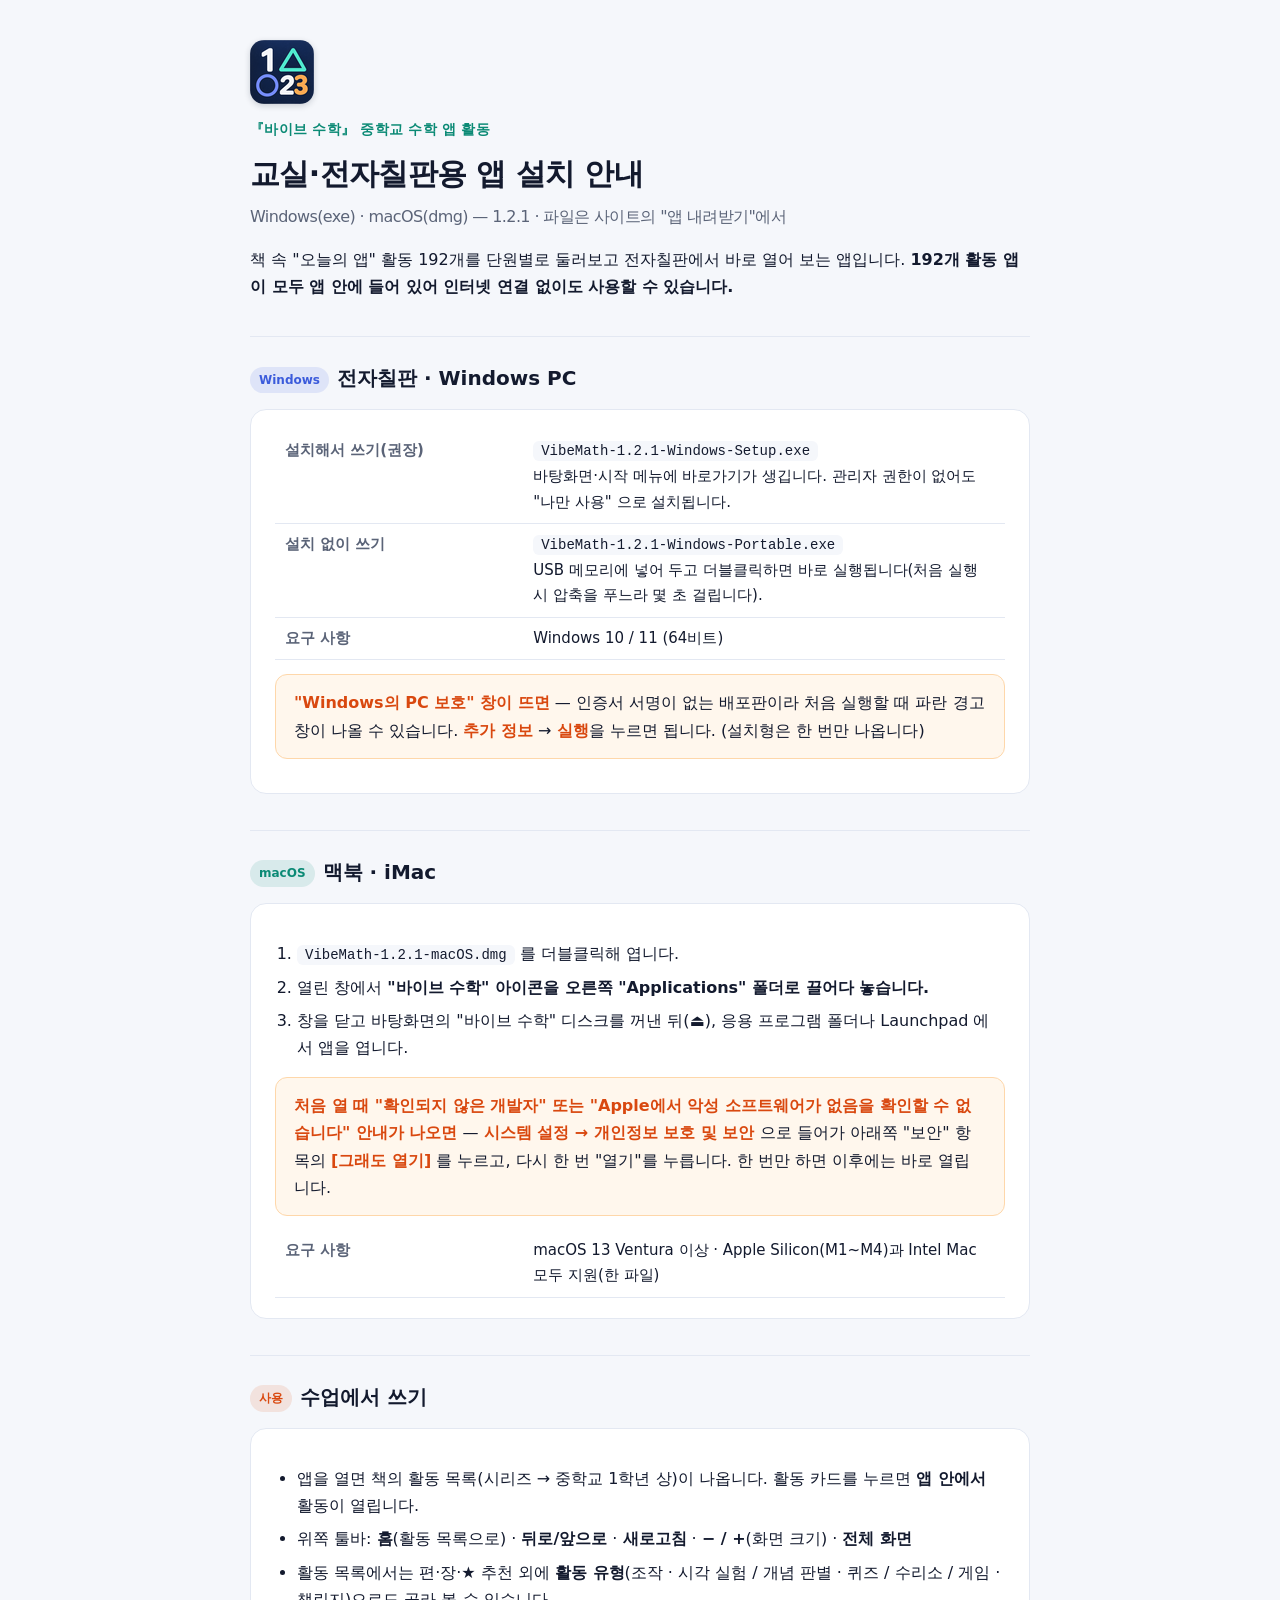
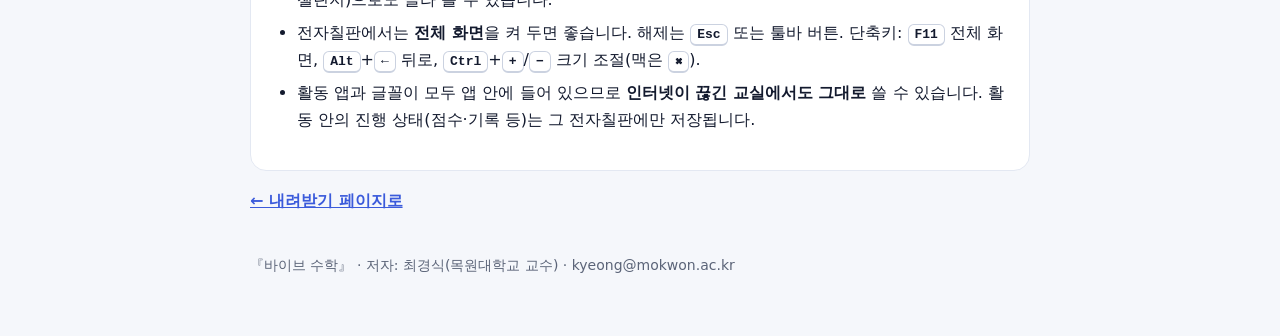
<file: desktop/guide.html>
<!doctype html>
<html lang="ko">
<head>
<meta charset="utf-8">
<meta name="viewport" content="width=device-width, initial-scale=1">
<title>바이브 수학 앱 — 교사용 설치 안내</title>
<link rel="icon" type="image/png" sizes="64x64" href="../assets/favicon.png">
<style>
  :root { --ink:#131A2E; --dim:#5B6478; --paper:#F5F7FB; --p1:#3B5BDB; --p2:#0B8A75; --p3:#D9480F; --line:#E3E8F2; }
  * { box-sizing: border-box; }
  body { margin: 0; background: var(--paper); color: var(--ink); font: 400 16px/1.7 "IBM Plex Sans KR", "Pretendard", "Apple SD Gothic Neo", "Malgun Gothic", "맑은 고딕", system-ui, sans-serif; }
  .wrap { max-width: 820px; margin: 0 auto; padding: 40px 20px 60px; }
  header { margin-bottom: 28px; }
  .eyebrow { color: var(--p2); font-weight: 600; font-size: 14px; letter-spacing: .02em; }
  h1 { font-size: 30px; margin: 6px 0 8px; letter-spacing: -.02em; }
  h1 small { display:block; font-size: 16px; color: var(--dim); font-weight: 500; margin-top: 4px; }
  h2 { font-size: 20px; margin: 36px 0 12px; padding-top: 24px; border-top: 1px solid var(--line); }
  h2 .tag { display:inline-block; font-size: 12px; font-weight: 600; padding: 3px 9px; border-radius: 999px; vertical-align: middle; margin-right: 8px; }
  .win { background: rgba(59,91,219,.12); color: var(--p1); } .mac { background: rgba(11,138,117,.12); color: var(--p2); } .use { background: rgba(217,72,15,.12); color: var(--p3); }
  .card { background: #fff; border: 1px solid var(--line); border-radius: 16px; padding: 20px 24px; margin: 14px 0; }
  .file { font-family: "IBM Plex Mono", ui-monospace, Menlo, Consolas, monospace; font-size: 14px; background: var(--paper); padding: 2px 8px; border-radius: 6px; }
  ol, ul { padding-left: 22px; } li { margin: 6px 0; }
  .note { background: #FFF7ED; border: 1px solid #FED7AA; border-radius: 12px; padding: 14px 18px; margin: 14px 0; }
  .note b { color: var(--p3); }
  table { border-collapse: collapse; width: 100%; font-size: 15px; } th, td { text-align: left; padding: 8px 10px; border-bottom: 1px solid var(--line); vertical-align: top; } th { color: var(--dim); font-weight: 600; width: 34%; }
  kbd { font: 600 13px/1 ui-monospace, Menlo, Consolas, monospace; background: #fff; border: 1px solid #CBD2E0; border-bottom-width: 2px; border-radius: 6px; padding: 2px 6px; }
  footer { margin-top: 40px; color: var(--dim); font-size: 14px; }
</style>
</head>
<body>
<div class="wrap">
  <header>
    <img src="[data-uri]" alt="" width="64" height="64" style="display:block;border-radius:14px;margin-bottom:14px;box-shadow:0 2px 6px rgba(19,26,46,.18)">
    <div class="eyebrow">『바이브 수학』 중학교 수학 앱 활동</div>
    <h1>교실·전자칠판용 앱 설치 안내<small>Windows(exe) · macOS(dmg) — 1.2.1 · 파일은 사이트의 "앱 내려받기"에서</small></h1>
    <p>책 속 "오늘의 앱" 활동 192개를 단원별로 둘러보고 전자칠판에서 바로 열어 보는 앱입니다. <b>192개 활동 앱이 모두 앱 안에 들어 있어 인터넷 연결 없이도 사용할 수 있습니다.</b></p>
  </header>

  <h2><span class="tag win">Windows</span>전자칠판 · Windows PC</h2>
  <div class="card">
    <table>
      <tr><th>설치해서 쓰기(권장)</th><td><span class="file">VibeMath-1.2.1-Windows-Setup.exe</span><br>바탕화면·시작 메뉴에 바로가기가 생깁니다. 관리자 권한이 없어도 "나만 사용" 으로 설치됩니다.</td></tr>
      <tr><th>설치 없이 쓰기</th><td><span class="file">VibeMath-1.2.1-Windows-Portable.exe</span><br>USB 메모리에 넣어 두고 더블클릭하면 바로 실행됩니다(처음 실행 시 압축을 푸느라 몇 초 걸립니다).</td></tr>
      <tr><th>요구 사항</th><td>Windows 10 / 11 (64비트)</td></tr>
    </table>
    <div class="note"><b>"Windows의 PC 보호" 창이 뜨면</b> — 인증서 서명이 없는 배포판이라 처음 실행할 때 파란 경고창이 나올 수 있습니다. <b>추가 정보</b> → <b>실행</b>을 누르면 됩니다. (설치형은 한 번만 나옵니다)</div>
  </div>

  <h2><span class="tag mac">macOS</span>맥북 · iMac</h2>
  <div class="card">
    <ol>
      <li><span class="file">VibeMath-1.2.1-macOS.dmg</span> 를 더블클릭해 엽니다.</li>
      <li>열린 창에서 <b>"바이브 수학" 아이콘을 오른쪽 "Applications" 폴더로 끌어다 놓습니다.</b></li>
      <li>창을 닫고 바탕화면의 "바이브 수학" 디스크를 꺼낸 뒤(⏏), 응용 프로그램 폴더나 Launchpad 에서 앱을 엽니다.</li>
    </ol>
    <div class="note"><b>처음 열 때 "확인되지 않은 개발자" 또는 "Apple에서 악성 소프트웨어가 없음을 확인할 수 없습니다" 안내가 나오면</b> —
      <b>시스템 설정 → 개인정보 보호 및 보안</b> 으로 들어가 아래쪽 "보안" 항목의 <b>[그래도 열기]</b> 를 누르고, 다시 한 번 "열기"를 누릅니다. 한 번만 하면 이후에는 바로 열립니다.</div>
    <table>
      <tr><th>요구 사항</th><td>macOS 13 Ventura 이상 · Apple Silicon(M1~M4)과 Intel Mac 모두 지원(한 파일)</td></tr>
    </table>
  </div>

  <h2><span class="tag use">사용</span>수업에서 쓰기</h2>
  <div class="card">
    <ul>
      <li>앱을 열면 책의 활동 목록(시리즈 → 중학교 1학년 상)이 나옵니다. 활동 카드를 누르면 <b>앱 안에서</b> 활동이 열립니다.</li>
      <li>위쪽 툴바: <b>홈</b>(활동 목록으로) · <b>뒤로/앞으로</b> · <b>새로고침</b> · <b>− / +</b>(화면 크기) · <b>전체 화면</b></li>
      <li>활동 목록에서는 편·장·★ 추천 외에 <b>활동 유형</b>(조작 · 시각 실험 / 개념 판별 · 퀴즈 / 수리소 / 게임 · 챌린지)으로도 골라 볼 수 있습니다.</li>
      <li>전자칠판에서는 <b>전체 화면</b>을 켜 두면 좋습니다. 해제는 <kbd>Esc</kbd> 또는 툴바 버튼. 단축키: <kbd>F11</kbd> 전체 화면, <kbd>Alt</kbd>+<kbd>←</kbd> 뒤로, <kbd>Ctrl</kbd>+<kbd>+</kbd>/<kbd>−</kbd> 크기 조절(맥은 <kbd>⌘</kbd>).</li>
      <li>활동 앱과 글꼴이 모두 앱 안에 들어 있으므로 <b>인터넷이 끊긴 교실에서도 그대로</b> 쓸 수 있습니다. 활동 안의 진행 상태(점수·기록 등)는 그 전자칠판에만 저장됩니다.</li>
    </ul>
  </div>

  <p><a href="../index.html#download" style="font-weight:600;color:var(--p1)">← 내려받기 페이지로</a></p>
  <footer>『바이브 수학』 · 저자: 최경식(목원대학교 교수) · kyeong@mokwon.ac.kr</footer>
</div>
</body>
</html>
</file>
<file: assets/site.css>
/* ============================================================
   바이브 수학 — 공통 스타일 (시리즈 허브 + 모든 권 페이지)
   ============================================================ */
/* Layout: one sheet of graph paper — hero, how-it-works, unit map, then a gallery of app screens grouped by section */
:root{
  --paper:#F5F7FB; --grid:rgba(59,91,219,.07); --card:#FFFFFF; --ink:#131A2E; --muted:#5B6579; --line:#DDE3ED;
  --p1:#3B5BDB; --p2:#0B8A75; --p3:#D9480F; --star:#C98A00; --chip:#EAEFF8;
  --display:"Black Han Sans","Apple SD Gothic Neo","Malgun Gothic",sans-serif;
  --body:"IBM Plex Sans KR","Apple SD Gothic Neo","Malgun Gothic",system-ui,sans-serif;
  --mono:"IBM Plex Mono",ui-monospace,"SFMono-Regular",Menlo,monospace;
  --r:12px;
}
@media (prefers-color-scheme: dark){:root:not([data-theme="light"]){
  --paper:#0D1220; --grid:rgba(125,149,255,.07); --card:#161D30; --ink:#E9EDF6; --muted:#9AA4B9; --line:#273149;
  --p1:#8299FF; --p2:#3CCBB0; --p3:#FF8F57; --star:#FFC53D; --chip:#1E2740; color-scheme:dark;
}}
:root[data-theme="dark"]{
  --paper:#0D1220; --grid:rgba(125,149,255,.07); --card:#161D30; --ink:#E9EDF6; --muted:#9AA4B9; --line:#273149;
  --p1:#8299FF; --p2:#3CCBB0; --p3:#FF8F57; --star:#FFC53D; --chip:#1E2740; color-scheme:dark;
}
body{background:var(--paper);color:var(--ink);font-family:var(--body);font-size:16px;line-height:1.65;
  background-image:linear-gradient(var(--grid) 1px,transparent 1px),linear-gradient(90deg,var(--grid) 1px,transparent 1px);background-size:24px 24px;}
.wrap{max-width:1180px;margin:0 auto;padding-left:max(16px,env(safe-area-inset-left,0px));padding-right:max(16px,env(safe-area-inset-right,0px));}
a{color:inherit}
:focus-visible{outline:2px solid var(--p1);outline-offset:2px;border-radius:4px}
h1,h2,h3{text-wrap:balance;margin:0}
.eyebrow{font-family:var(--mono);font-size:.78rem;letter-spacing:.06em;color:var(--muted);text-transform:uppercase}

/* top bar */
.top{position:sticky;top:env(safe-area-inset-top,0px);z-index:20;background:color-mix(in srgb,var(--paper) 88%,transparent);backdrop-filter:blur(8px);border-bottom:1px solid var(--line)}
body::before{content:"";position:fixed;inset:0 0 auto;height:env(safe-area-inset-top,0px);z-index:21;background:var(--paper)}
.top .wrap{display:flex;align-items:center;gap:16px;padding-block:12px}
.brand{font-family:var(--display);font-size:1.25rem;text-decoration:none;letter-spacing:.01em;display:inline-flex;align-items:center;gap:10px}
.brand-mark{width:32px;height:32px;border-radius:8px;flex:none;box-shadow:0 1px 2px rgba(19,26,46,.18)}
.brand small{font-family:var(--body);font-size:.8rem;color:var(--muted);font-weight:500}
.top nav{margin-left:auto;display:flex;gap:4px;flex-wrap:wrap}
.top nav a{text-decoration:none;font-size:.9rem;padding:6px 10px;border-radius:8px;color:var(--muted)}
.top nav a:hover{color:var(--ink);background:var(--chip)}

/* hero */
.hero .wrap{display:grid;grid-template-columns:minmax(0,1.1fr) minmax(0,.9fr);gap:48px;align-items:center;padding-block:64px 56px}
.hero h1{font-family:var(--display);font-weight:400;font-size:clamp(3.4rem,9vw,6.6rem);line-height:.95;letter-spacing:-.01em;margin-top:14px}
.hero h1 .grade{display:block;font-family:var(--body);font-weight:600;font-size:clamp(1.1rem,2.4vw,1.5rem);letter-spacing:0;margin-top:14px;color:var(--muted)}
.lead{font-size:1.12rem;max-width:34em;margin:22px 0 0}
.cta{display:flex;gap:10px;flex-wrap:wrap;margin-top:28px}
.btn{display:inline-flex;align-items:center;gap:8px;text-decoration:none;font-weight:600;font-size:.95rem;padding:11px 18px;border-radius:10px;border:1px solid var(--line);background:var(--card)}
.btn.primary{background:var(--ink);color:var(--paper);border-color:var(--ink)}
.btn:hover{transform:translateY(-1px)}
.stats{display:grid;grid-template-columns:repeat(4,minmax(0,1fr));gap:0;margin-top:40px;border-top:1px solid var(--line);max-width:34rem}
.stat{padding:14px 12px 0 0}
.stat b{display:block;font-family:var(--display);font-weight:400;font-size:2.1rem;line-height:1;font-variant-numeric:tabular-nums}
.stat span{font-size:.82rem;color:var(--muted)}
.fan{position:relative;height:520px;max-width:100%}
.fan figure{position:absolute;margin:0;width:56%;max-width:250px;aspect-ratio:360/511;border-radius:22px;overflow:hidden;background:var(--card);border:6px solid var(--card);box-shadow:0 1px 0 var(--line),0 18px 40px rgba(19,26,46,.16)}
.fan img{width:100%;height:100%;object-fit:cover;object-position:top;display:block}
.fan figure:nth-child(1){left:2%;top:46px;transform:rotate(-7deg)}
.fan figure:nth-child(2){left:24%;top:0;z-index:2}
.fan figure:nth-child(3){left:46%;top:58px;transform:rotate(6deg)}
.fan figcaption{position:absolute;left:0;right:0;bottom:0;padding:22px 10px 8px;font-size:.75rem;font-weight:600;background:linear-gradient(transparent,var(--card) 55%)}

/* sections */
.band{padding-block:56px;border-top:1px solid var(--line)}
.band h2{font-size:clamp(1.5rem,3vw,2rem);font-weight:600;letter-spacing:-.01em}
.band .intro{color:var(--muted);max-width:40em;margin:8px 0 0}
.ways{display:grid;grid-template-columns:repeat(3,minmax(0,1fr));gap:20px;margin-top:28px}
.way{background:var(--card);border:1px solid var(--line);border-radius:var(--r);padding:22px}
.way h3{font-size:1.08rem;font-weight:600;display:flex;align-items:center;gap:10px}
.way h3 i{width:12px;height:12px;border-radius:3px;flex:none}
.way p{margin:8px 0 0;color:var(--muted);font-size:.95rem}

/* unit map */
.parts{display:grid;grid-template-columns:repeat(3,minmax(0,1fr));gap:20px;margin-top:28px}
.part{border-top:4px solid var(--pc);padding-top:14px;min-width:0}
.part > .eyebrow{color:var(--pc)}
.part h3{font-size:1.2rem;font-weight:600;margin:2px 0 12px}
.chap{background:var(--card);border:1px solid var(--line);border-radius:var(--r);padding:14px 16px;margin-bottom:12px}
.chap h4{margin:0 0 6px;font-size:1rem;font-weight:600;display:flex;justify-content:space-between;gap:8px}
.chap h4 span,.sec .n{font-family:var(--mono);font-size:.8rem;color:var(--muted);font-weight:500}
.sec{display:flex;justify-content:space-between;gap:10px;width:100%;text-align:left;background:none;border:0;border-top:1px dashed var(--line);padding:7px 0;font:inherit;font-size:.92rem;color:var(--ink);cursor:pointer}
.sec:hover .t{color:var(--pc);text-decoration:underline;text-underline-offset:3px}

/* gallery */
.filters{position:sticky;top:calc(env(safe-area-inset-top,0px) + 53px);z-index:10;background:var(--paper);padding-block:12px;border-bottom:1px solid var(--line);margin-top:20px;display:flex;flex-wrap:wrap;gap:8px;align-items:center}
.filters input[type=search],.filters select{font:inherit;font-size:.92rem;color:var(--ink);background:var(--card);border:1px solid var(--line);border-radius:10px;padding:9px 12px;min-width:0}
.filters input[type=search]{flex:1 1 220px}
.seg{display:inline-flex;background:var(--chip);border-radius:10px;padding:3px;gap:2px;flex-wrap:wrap}
.seg button{font:inherit;font-size:.86rem;border:0;background:none;color:var(--muted);padding:6px 10px;border-radius:8px;cursor:pointer}
.seg button[aria-pressed=true]{background:var(--card);color:var(--ink);font-weight:600;box-shadow:0 1px 2px rgba(19,26,46,.12)}
.toggle{display:inline-flex;align-items:center;gap:6px;font-size:.9rem;cursor:pointer;padding:6px 4px}
.count{margin-left:auto;font-family:var(--mono);font-size:.82rem;color:var(--muted)}
.clear{font:inherit;font-size:.85rem;border:1px solid var(--line);background:var(--card);color:var(--ink);border-radius:999px;padding:5px 12px;cursor:pointer}
.group{margin-top:36px}
.group-h{display:flex;align-items:baseline;gap:10px;flex-wrap:wrap;padding-bottom:10px;border-bottom:2px solid var(--pc)}
.group-h h3{font-size:1.15rem;font-weight:600}
.group-h .eyebrow{color:var(--pc)}
.group-h .n{font-family:var(--mono);font-size:.8rem;color:var(--muted);margin-left:auto}
.cards{display:grid;grid-template-columns:repeat(auto-fill,minmax(min(100%,220px),1fr));gap:18px;margin-top:18px}
.card{display:flex;flex-direction:column;background:var(--card);border:1px solid var(--line);border-radius:var(--r);overflow:hidden;text-decoration:none;color:inherit;transition:transform .15s ease,box-shadow .15s ease}
.card:hover{transform:translateY(-3px);box-shadow:0 12px 28px rgba(19,26,46,.12)}
.shot{aspect-ratio:4/3.4;overflow:hidden;background:var(--chip);border-bottom:1px solid var(--line)}
.shot img{width:100%;height:100%;object-fit:cover;object-position:top;display:block}
.body{padding:14px 16px 16px;display:flex;flex-direction:column;gap:6px;flex:1}
.meta{display:flex;gap:8px;align-items:center;font-family:var(--mono);font-size:.74rem;color:var(--muted)}
.meta .star{color:var(--star);font-family:var(--body);font-weight:600;margin-left:auto}
.card h4{margin:0;font-size:1.02rem;font-weight:600;line-height:1.4}
.card p{margin:0;font-size:.86rem;color:var(--muted);line-height:1.6}
.foot{margin-top:auto;padding-top:8px;display:flex;justify-content:space-between;align-items:center;gap:8px;font-size:.8rem}
.tag{display:inline-flex;align-items:center;gap:6px;color:var(--muted)}
.tag i{width:8px;height:8px;border-radius:50%;background:var(--pc)}
.open{font-weight:600;color:var(--pc);white-space:nowrap}
.empty{padding:48px 0;color:var(--muted);text-align:center}
footer{border-top:1px solid var(--line);padding-block:36px 48px;color:var(--muted);font-size:.88rem}
footer .wrap{display:flex;flex-wrap:wrap;gap:12px 32px;justify-content:space-between}
footer b{color:var(--ink);font-weight:600}
footer a{color:var(--ink);text-underline-offset:3px}

@media (max-width:900px){
  .hero .wrap{grid-template-columns:1fr;gap:24px;padding-block:40px 32px}
  .fan{height:380px;max-width:460px}
  .ways,.parts{grid-template-columns:1fr}
}
@media (max-width:560px){
  .top nav a:not(.keep){display:none}
  .stats{grid-template-columns:repeat(2,minmax(0,1fr))}
  .fan{height:300px}
  .filters{position:static}
}
@media (prefers-reduced-motion:no-preference){
  .hero h1,.lead,.cta,.stats{animation:rise .6s cubic-bezier(.2,.7,.2,1) both}
  .lead{animation-delay:.06s}.cta{animation-delay:.12s}.stats{animation-delay:.18s}
  .fan figure{animation:drop .7s cubic-bezier(.2,.7,.2,1) both}
  .fan figure:nth-child(2){animation-delay:.1s}.fan figure:nth-child(3){animation-delay:.2s}
  @keyframes rise{from{opacity:.001;transform:translateY(10px)}}
  @keyframes drop{from{opacity:.001;translate:0 18px}}
}
@media (prefers-reduced-motion:reduce){.card,.btn{transition:none}.card:hover,.btn:hover{transform:none}}

/* 기본 리셋 */
html{scroll-behavior:smooth}body{margin:0}img{max-width:100%}[hidden]{display:none!important}

/* ============================================================
   시리즈 확장 — 허브 페이지와 권 전환 UI
   (위쪽은 원래 중1 상 페이지의 스타일을 그대로 옮긴 것이고, 여기부터가 추가분입니다)
   ============================================================ */
/* 네 번째 편 색 (편이 4개인 권을 위해) */
:root{--p4:#7048E8}
@media (prefers-color-scheme: dark){:root:not([data-theme="light"]){--p4:#B197FC}}
:root[data-theme="dark"]{--p4:#B197FC}

/* 단원 지도 열 수 = 편 수 (volume.js 가 --cols 를 넣음) */
.parts{grid-template-columns:repeat(var(--cols,3),minmax(0,1fr))}
@media (max-width:900px){.parts{grid-template-columns:1fr}}

/* 상단 바: 권 전환 선택 상자 */
.top select.vol{font:inherit;font-size:.85rem;font-weight:600;color:var(--ink);background:var(--card);border:1px solid var(--line);border-radius:8px;padding:5px 8px;max-width:9.5rem;flex:none}

@media (max-width:560px){
  .top .wrap{gap:10px}
  .brand small{display:none}            /* 좁은 화면에선 선택 상자가 권 이름을 대신함 */
  .top nav a.keep{white-space:nowrap;padding-inline:6px}
  .top select.vol{max-width:7rem;font-size:.8rem;padding:4px 6px}
}

/* 권 페이지 아래: 이전/다음 권 */
.vol-nav{border-top:1px solid var(--line);font-size:.92rem}
.vol-nav .wrap{display:flex;justify-content:space-between;align-items:center;gap:12px 24px;flex-wrap:wrap;padding-block:20px}
.vol-nav a{text-decoration:none;font-weight:600;color:var(--p1)}
.vol-nav a:hover{text-decoration:underline;text-underline-offset:3px}
.vol-nav .home{color:var(--muted);font-weight:500}
.vol-nav .off{color:var(--muted)}

/* 최근에 연 활동: 갤러리 카드 표시 + 갤러리 위의 가로 카드 줄 */
.card{position:relative}
.card.recent::before,.card.last::before{position:absolute;top:10px;left:10px;z-index:1;font-family:var(--mono);font-size:.7rem;letter-spacing:.04em;padding:3px 9px;border-radius:999px;box-shadow:0 1px 3px rgba(19,26,46,.18)}
.card.recent::before{content:"최근 연 활동";background:var(--card);color:var(--ink);border:1px solid var(--line)}
.card.last{border-color:var(--pc);box-shadow:0 0 0 3px var(--pc),0 12px 28px rgba(19,26,46,.12)}
.card.last::before{content:"마지막으로 연 활동";background:var(--pc);color:var(--paper)}
.card.focus{animation:focusPulse 1.1s ease-out}
@keyframes focusPulse{0%{box-shadow:0 0 0 0 color-mix(in srgb,var(--pc) 65%,transparent)}100%{box-shadow:0 0 0 22px transparent}}

.recent{margin-top:20px;padding:12px 14px 8px;border:1px solid var(--line);border-left:4px solid var(--p1);border-radius:var(--r);background:var(--card)}
.recent-h{display:flex;flex-wrap:wrap;align-items:center;gap:6px 12px;font-size:.9rem;margin-bottom:10px}
.recent-h .ic{font-family:var(--mono);color:var(--p1);font-weight:600}
.recent-h b{font-weight:600}
.recent-h .n{color:var(--muted);font-family:var(--mono);font-size:.76rem}
.recent-h .sp{margin-left:auto}
.recent-h button.forget{font:inherit;font-size:.85rem;border:0;background:none;color:var(--muted);text-decoration:underline;text-underline-offset:3px;padding:4px;cursor:pointer}
.recent-h button.forget:hover{color:var(--ink)}
/* 가로로 나열되는 작은 카드들: 넘치면 옆으로 스크롤 */
.recent-row{display:flex;gap:12px;overflow-x:auto;overscroll-behavior-x:contain;scroll-snap-type:x proximity;padding:3px 3px 10px;scrollbar-width:thin}
.mini{flex:0 0 250px;scroll-snap-align:start;display:flex;gap:10px;min-width:0;background:var(--paper);border:1px solid var(--line);border-left:3px solid var(--pc);border-radius:10px;padding:8px;cursor:pointer;transition:transform .15s ease,box-shadow .15s ease}
.mini:hover{transform:translateY(-2px);box-shadow:0 8px 18px rgba(19,26,46,.10)}
.mshot{flex:none;width:64px;aspect-ratio:360/511;border-radius:6px;overflow:hidden;background:var(--chip)}
.mshot img{width:100%;height:100%;object-fit:cover;object-position:top;display:block}
.mbody{display:flex;flex-direction:column;gap:3px;min-width:0;flex:1}
.mbody .meta{display:flex;justify-content:space-between;gap:6px;font-family:var(--mono);font-size:.7rem;color:var(--muted)}
.mbody h4{margin:0;font-size:.9rem;font-weight:600;line-height:1.35;display:-webkit-box;-webkit-line-clamp:2;-webkit-box-orient:vertical;overflow:hidden}
.mfoot{margin-top:auto;display:flex;justify-content:space-between;align-items:center;gap:6px}
.mfoot .open{font-size:.78rem;font-weight:600;color:var(--pc);text-decoration:none;white-space:nowrap}
.mfoot .open:hover{text-decoration:underline;text-underline-offset:3px}
.mfoot .x{font:inherit;font-size:1.05rem;line-height:1;border:0;background:none;color:var(--muted);cursor:pointer;padding:2px 7px;border-radius:6px}
.mfoot .x:hover{background:var(--chip);color:var(--ink)}
@media (max-width:560px){.mini{flex-basis:220px}}
@media (prefers-reduced-motion:reduce){.mini{transition:none}.mini:hover{transform:none}.card.focus{animation:none}}

.hero .again{display:inline-flex;align-items:center;gap:8px;margin-top:14px;font-size:.9rem;color:var(--muted);text-decoration:none}
.hero .again b{color:var(--ink);font-weight:600;text-decoration:underline;text-underline-offset:3px}
.hero .again:hover b{color:var(--p1)}

/* 허브: 학년별 행 × (상·하) 카드 */
.vols{display:grid;gap:24px;margin-top:28px}
.yr{display:grid;grid-template-columns:minmax(0,.55fr) minmax(0,1fr) minmax(0,1fr);gap:20px;align-items:stretch;border-top:4px solid var(--pc);padding-top:16px}
.yr .gh .eyebrow{color:var(--pc)}
.yr .gh h3{font-size:1.35rem;font-weight:600;margin:2px 0 6px}
.yr .gh p{margin:0;color:var(--muted);font-size:.9rem}
.vol{display:flex;flex-direction:column;gap:10px;background:var(--card);border:1px solid var(--line);border-radius:var(--r);padding:20px 22px;text-decoration:none;color:inherit;min-width:0;transition:transform .15s ease,box-shadow .15s ease}
a.vol:hover{transform:translateY(-3px);box-shadow:0 12px 28px rgba(19,26,46,.12)}
.vol.planned{border-style:dashed;background:transparent}
.vol .head{display:flex;justify-content:space-between;align-items:center;gap:10px}
.vol h3{font-size:1.15rem;font-weight:600}
.vol .parts-list{display:flex;flex-wrap:wrap;gap:6px}
.vol .parts-list span{font-size:.8rem;background:var(--chip);border-radius:6px;padding:3px 8px;color:var(--muted)}
.vol.planned .parts-list span{background:transparent;border:1px dashed var(--line)}
.vol .meta{font-family:var(--mono);font-size:.76rem;color:var(--muted)}
.vol .go{margin-top:auto;padding-top:6px;font-weight:600;color:var(--pc);font-size:.92rem}
.vol.planned .go{color:var(--muted);font-weight:500}
.status{display:inline-flex;align-items:center;gap:6px;flex:none;font-family:var(--mono);font-size:.72rem;letter-spacing:.04em;padding:3px 9px;border-radius:999px;background:var(--chip);color:var(--muted)}
.status i{width:7px;height:7px;border-radius:50%;background:currentColor}
.status.live{background:color-mix(in srgb,var(--p2) 14%,transparent);color:var(--p2)}
@media (max-width:900px){
  .yr{grid-template-columns:1fr}
  .yr .gh{display:flex;align-items:baseline;gap:12px;flex-wrap:wrap}
  .yr .gh h3{margin:0}
}
@media (prefers-reduced-motion:reduce){.vol{transition:none}a.vol:hover{transform:none}}

/* 활동 유형 색: 조작·시각 실험(파랑) · 개념 판별·퀴즈(초록) · 수리소(주황) · 게임·챌린지(보라) — volume.js 의 TYPE_ORDER 순서 */
:root{--t1:#3B5BDB;--t2:#0B8A75;--t3:#D9480F;--t4:#7048E8}
@media (prefers-color-scheme: dark){:root:not([data-theme="light"]){--t1:#8299FF;--t2:#3CCBB0;--t3:#FF8F57;--t4:#B197FC}}
:root[data-theme="dark"]{--t1:#8299FF;--t2:#3CCBB0;--t3:#FF8F57;--t4:#B197FC}
.card[data-type=t1] .tag i{background:var(--t1)} .card[data-type=t2] .tag i{background:var(--t2)} .card[data-type=t3] .tag i{background:var(--t3)} .card[data-type=t4] .tag i{background:var(--t4)}
.card[data-type] .tag{color:var(--ink);font-weight:500}

/* 데스크톱 앱 내려받기 */
.dl{display:grid;grid-template-columns:repeat(3,minmax(0,1fr));gap:20px;margin-top:28px}
.dl-card{display:flex;flex-direction:column;gap:8px;background:var(--card);border:1px solid var(--line);border-radius:var(--r);padding:22px;min-width:0}
.dl-card.mine{border-color:var(--p1);box-shadow:0 0 0 3px color-mix(in srgb,var(--p1) 18%,transparent)}
.dl-card .head{display:flex;align-items:center;gap:8px;flex-wrap:wrap}
.dl-card .os{font-family:var(--mono);font-size:.78rem;letter-spacing:.04em;text-transform:uppercase;color:var(--muted)}
.dl-card .rec,.dl-card .mine-tag{font-size:.74rem;font-weight:600;border-radius:999px;padding:3px 9px}
.dl-card .rec{background:color-mix(in srgb,var(--p2) 14%,transparent);color:var(--p2)}
.dl-card .mine-tag{background:color-mix(in srgb,var(--p1) 14%,transparent);color:var(--p1)}
.dl-card h3{font-size:1.15rem;font-weight:600}
.dl-card p{color:var(--muted);font-size:.92rem;margin:0}
.dl-card .meta{font-family:var(--mono);font-size:.76rem;color:var(--muted);margin-top:auto;padding-top:6px}
.dl-card .btn{justify-content:center;margin-top:6px}
.dl-card .btn.soon{color:var(--muted);cursor:default}
.dl-card .file{font-family:var(--mono);font-size:.72rem;color:var(--muted);word-break:break-all}
.dl-notes{display:grid;grid-template-columns:repeat(3,minmax(0,1fr));gap:14px;margin-top:18px}
.dl-note{font-size:.88rem;color:var(--muted);background:var(--chip);border-radius:10px;padding:12px 14px;line-height:1.55}
.dl-note b{color:var(--ink)}
.dl-note a{font-weight:600;color:var(--p1)}
@media (max-width:860px){.dl,.dl-notes{grid-template-columns:1fr}}

/* QR 코드: 카드의 QR 단추와 전체 화면 모달 */
.foot .acts,.mfoot .acts{display:inline-flex;align-items:center;gap:10px}
button.qr{appearance:none;font:inherit;font-size:.74rem;font-weight:700;letter-spacing:.04em;color:var(--pc);background:color-mix(in srgb,var(--pc) 12%,transparent);border:1px solid color-mix(in srgb,var(--pc) 35%,transparent);border-radius:6px;padding:3px 7px;cursor:pointer;line-height:1.2}
button.qr:hover{background:color-mix(in srgb,var(--pc) 22%,transparent)}
.mfoot button.qr{font-size:.7rem;padding:2px 6px}
.qr-modal{position:fixed;inset:0;z-index:100;background:rgba(19,26,46,.72);display:flex;align-items:center;justify-content:center;padding:24px;backdrop-filter:blur(4px)}
.qr-modal[hidden]{display:none}
body.qr-open{overflow:hidden}
.qr-card{background:#fff;color:#131A2E;border-radius:20px;padding:22px 26px 20px;width:min(92vw,560px);max-height:94vh;overflow:auto;box-shadow:0 24px 80px rgba(0,0,0,.35);display:flex;flex-direction:column;gap:14px}
.qr-head{display:flex;align-items:flex-start;justify-content:space-between;gap:14px}
.qr-head h3{font-size:1.25rem;font-weight:700;margin:4px 0 0;line-height:1.3}
.qr-head .eyebrow{color:#5B6579}
.qr-close,.qr-copy{appearance:none;font:inherit;font-weight:600;border:1px solid #DDE3ED;background:#F5F7FB;color:#131A2E;border-radius:10px;padding:8px 12px;cursor:pointer;white-space:nowrap}
.qr-close:hover,.qr-copy:hover{background:#EAEFF8}
.qr-svg{align-self:center;width:min(78vw,60vh,440px);aspect-ratio:1;padding:14px;background:#fff;border:1px solid #E3E8F2;border-radius:16px}
.qr-svg svg{display:block;width:100%;height:100%;shape-rendering:crispEdges}
.qr-hint{margin:0;text-align:center;color:#5B6579;font-size:.95rem}
.qr-foot{display:flex;align-items:center;gap:10px;flex-wrap:wrap;justify-content:center}
.qr-foot code{font-family:var(--mono);font-size:.72rem;color:#5B6579;word-break:break-all;flex:1 1 200px;text-align:center}
@media (max-width:600px){.qr-card{padding:18px 16px 16px}.qr-head h3{font-size:1.1rem}}
</file>
